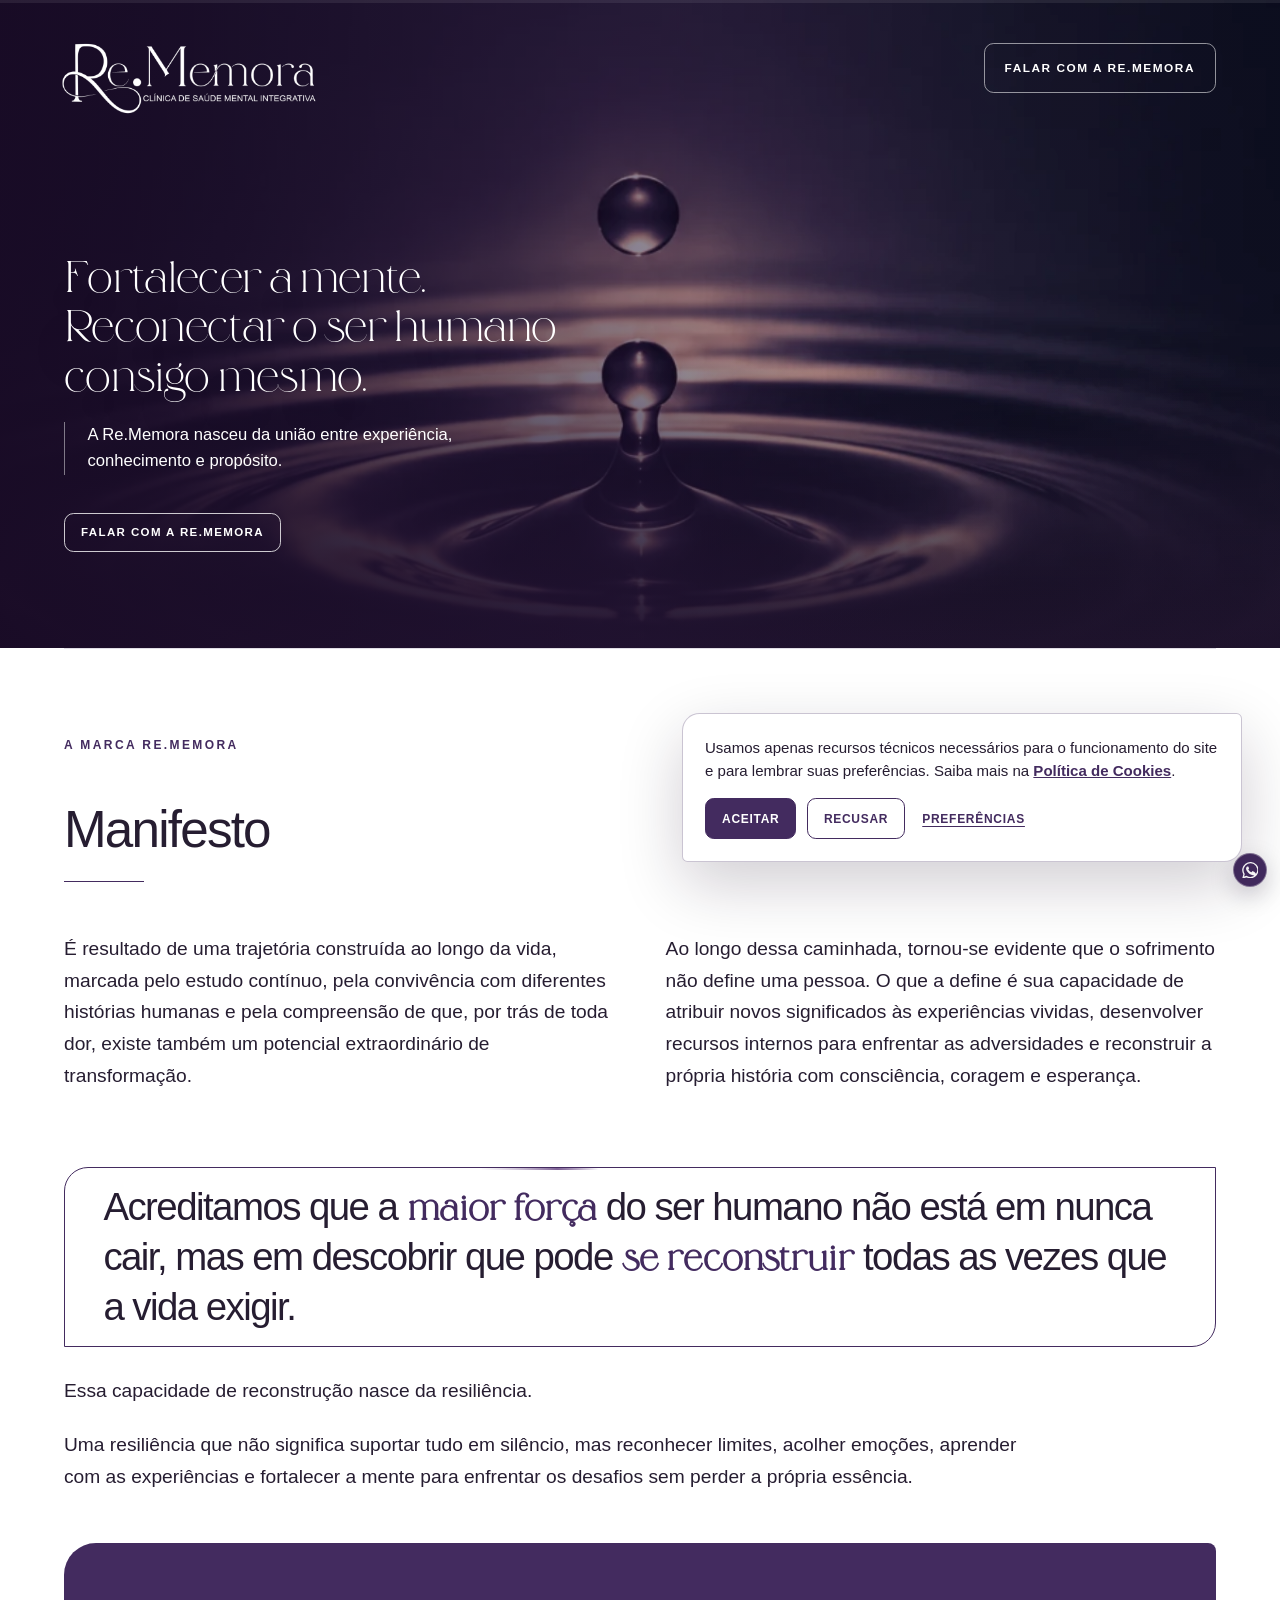
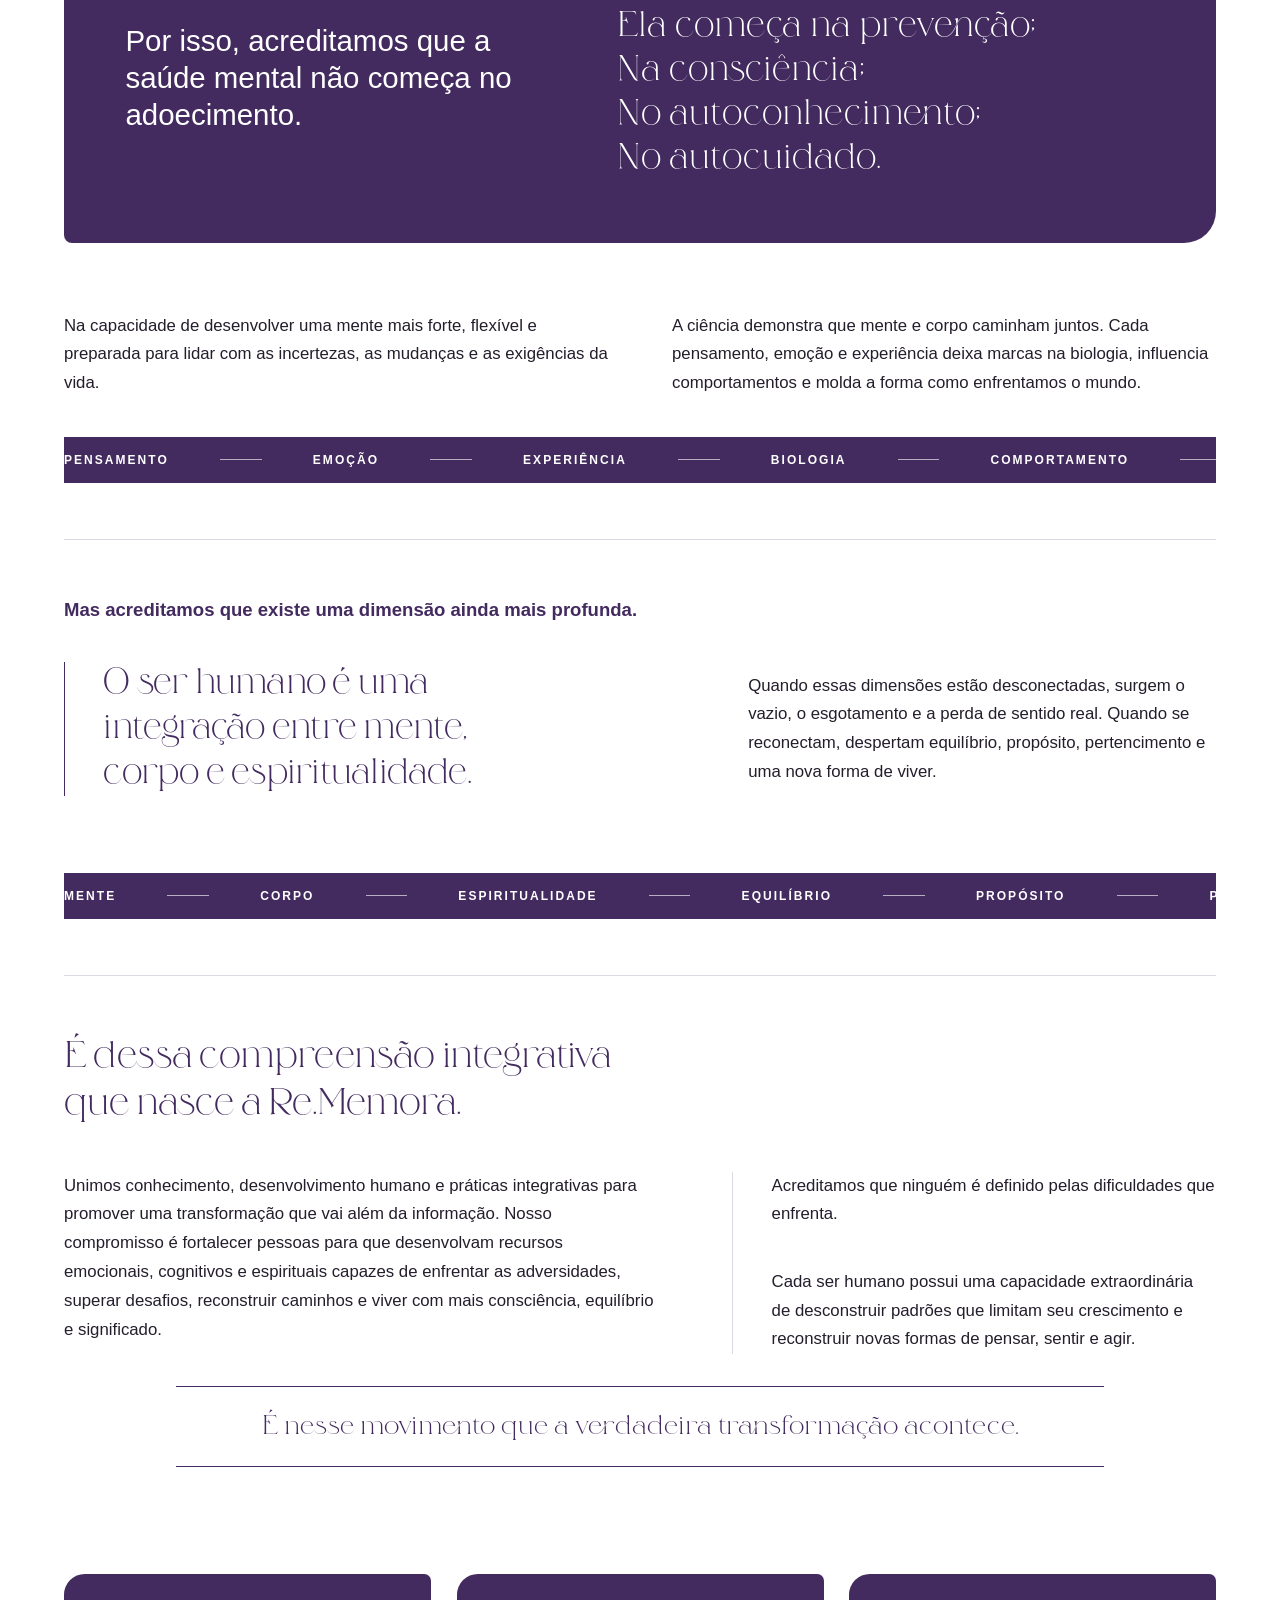
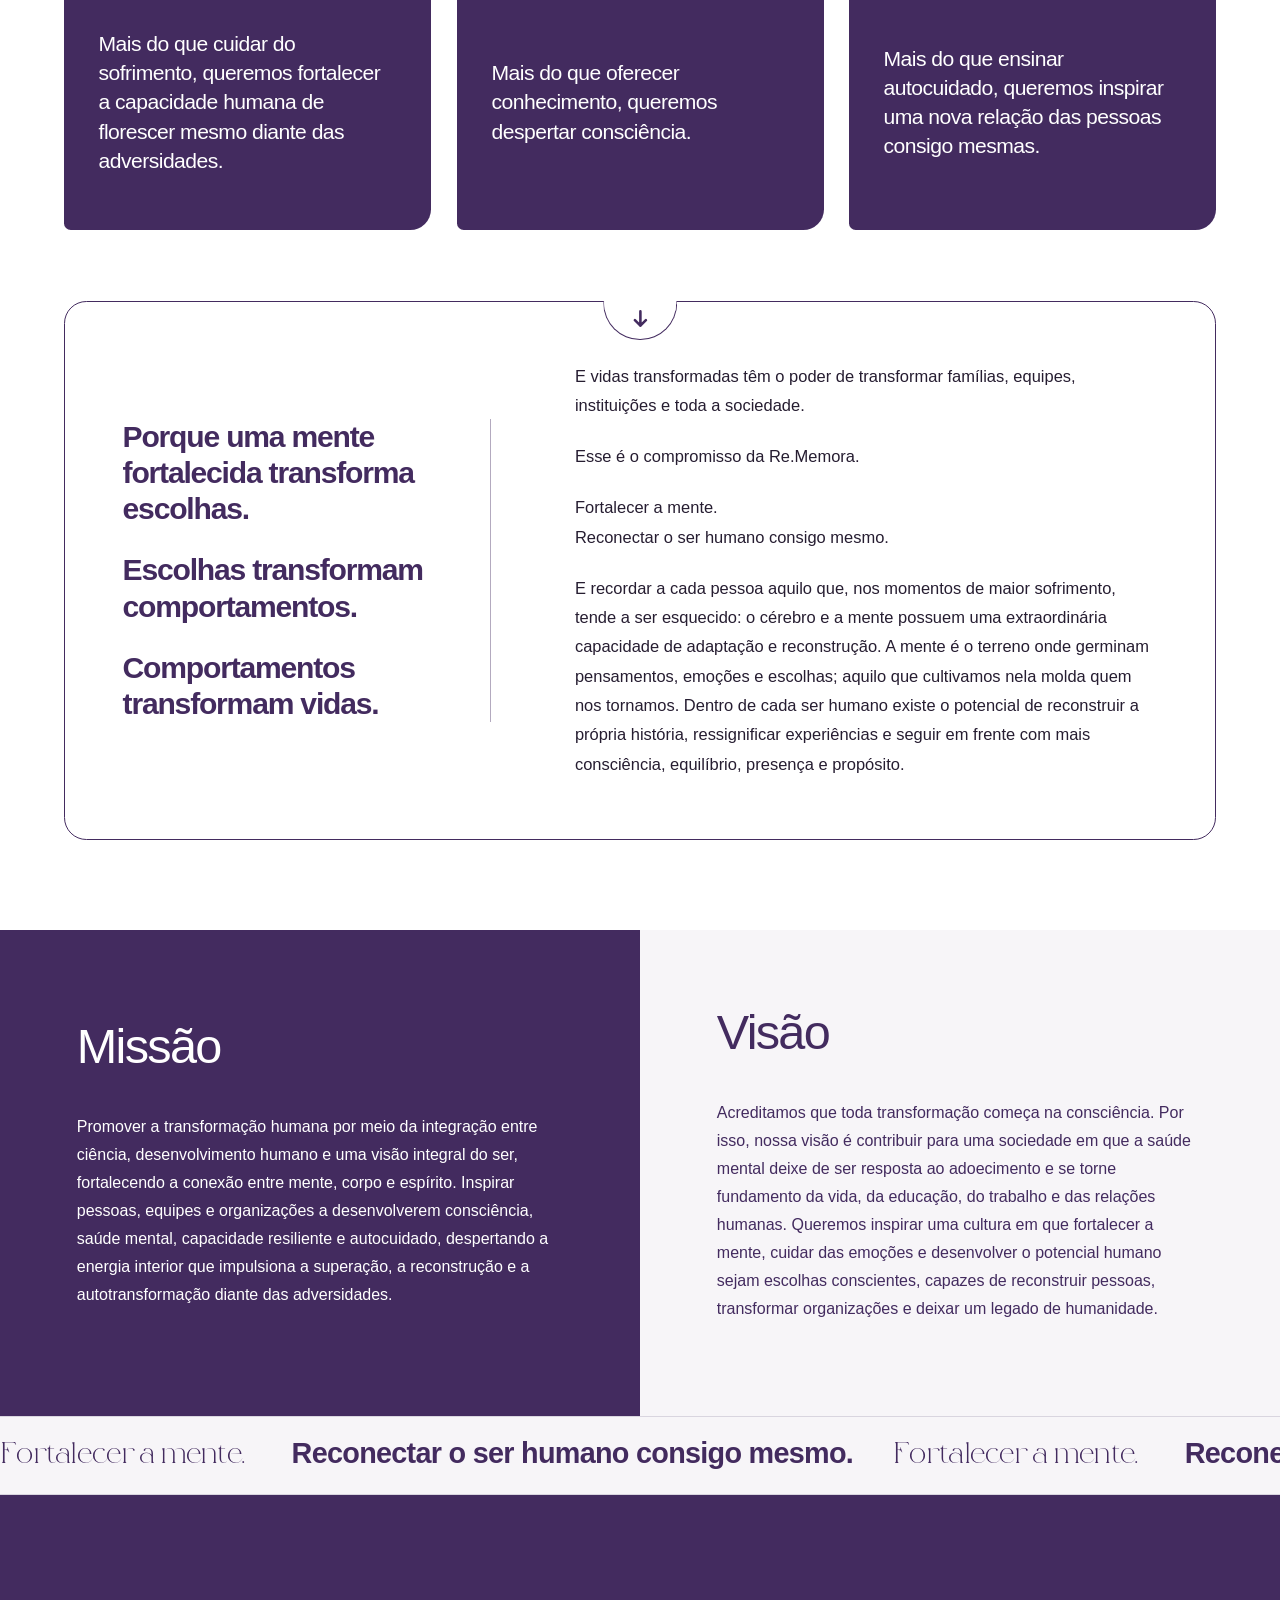
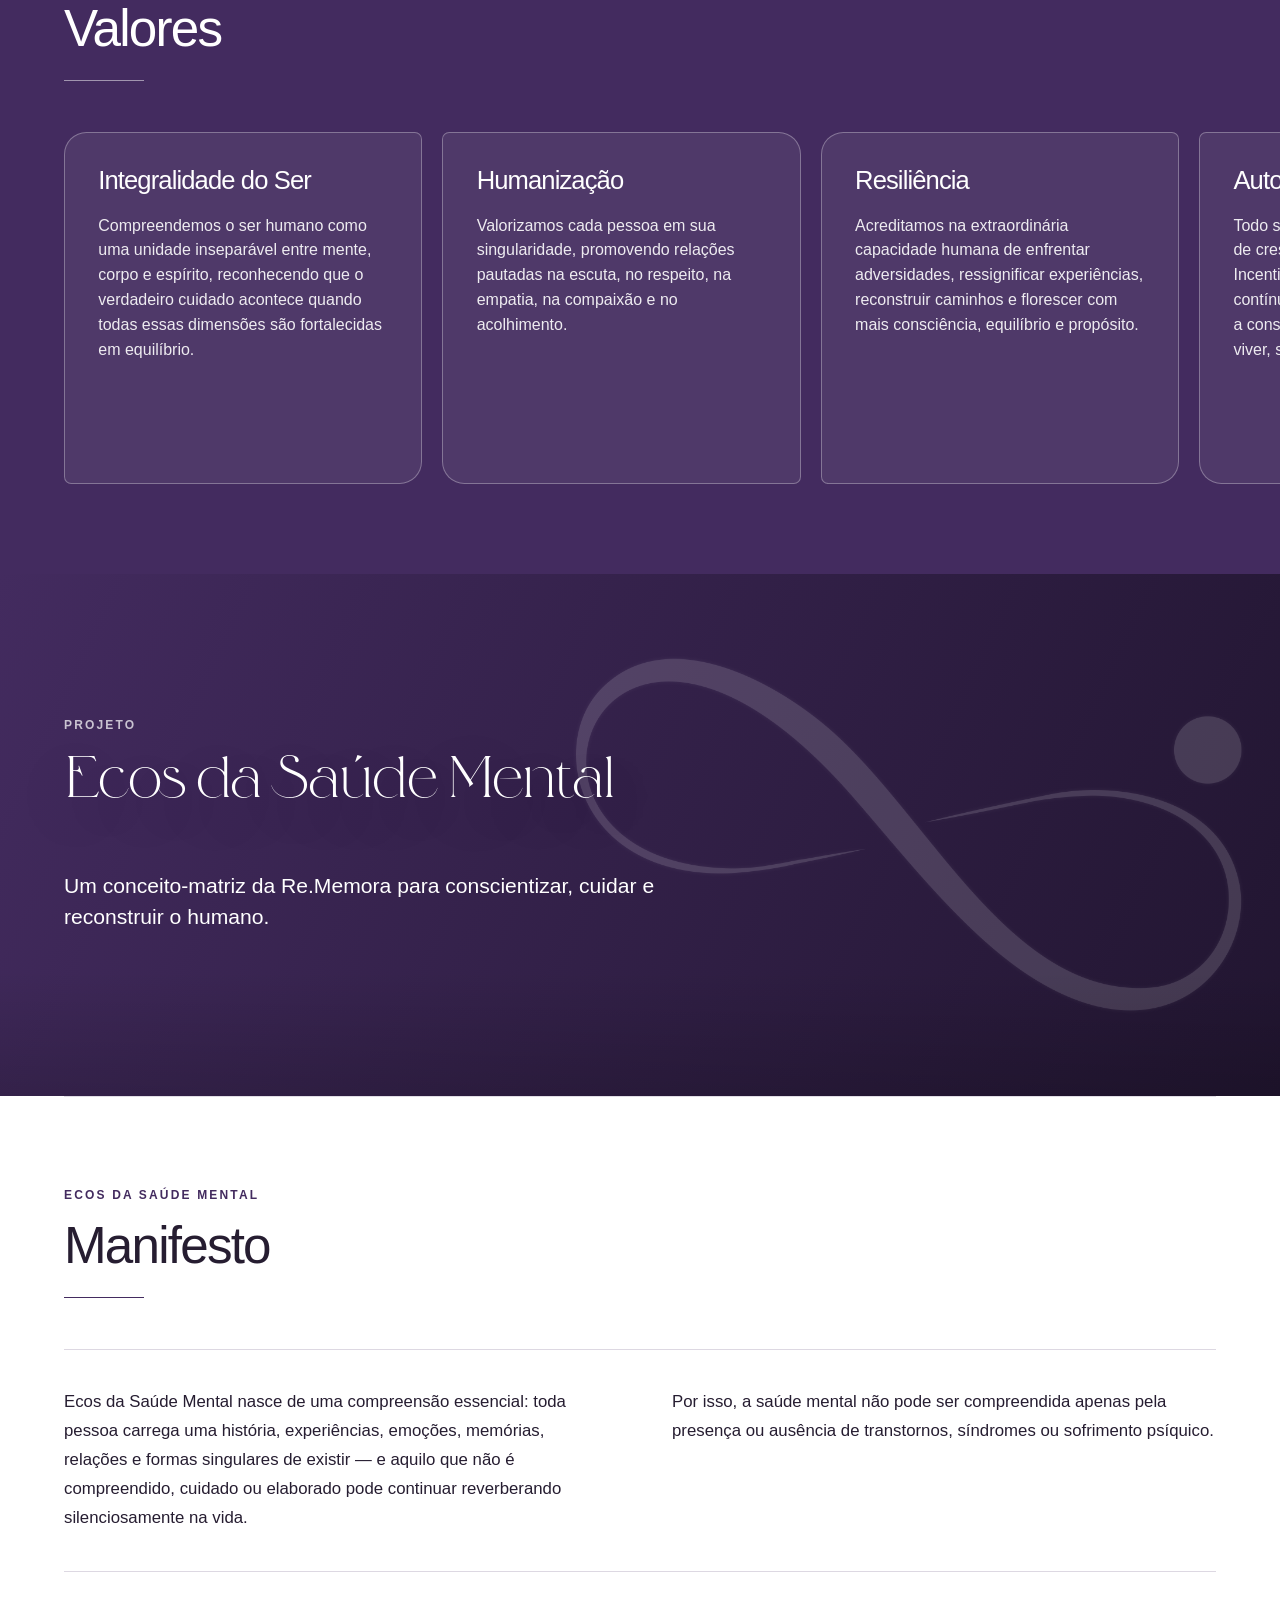
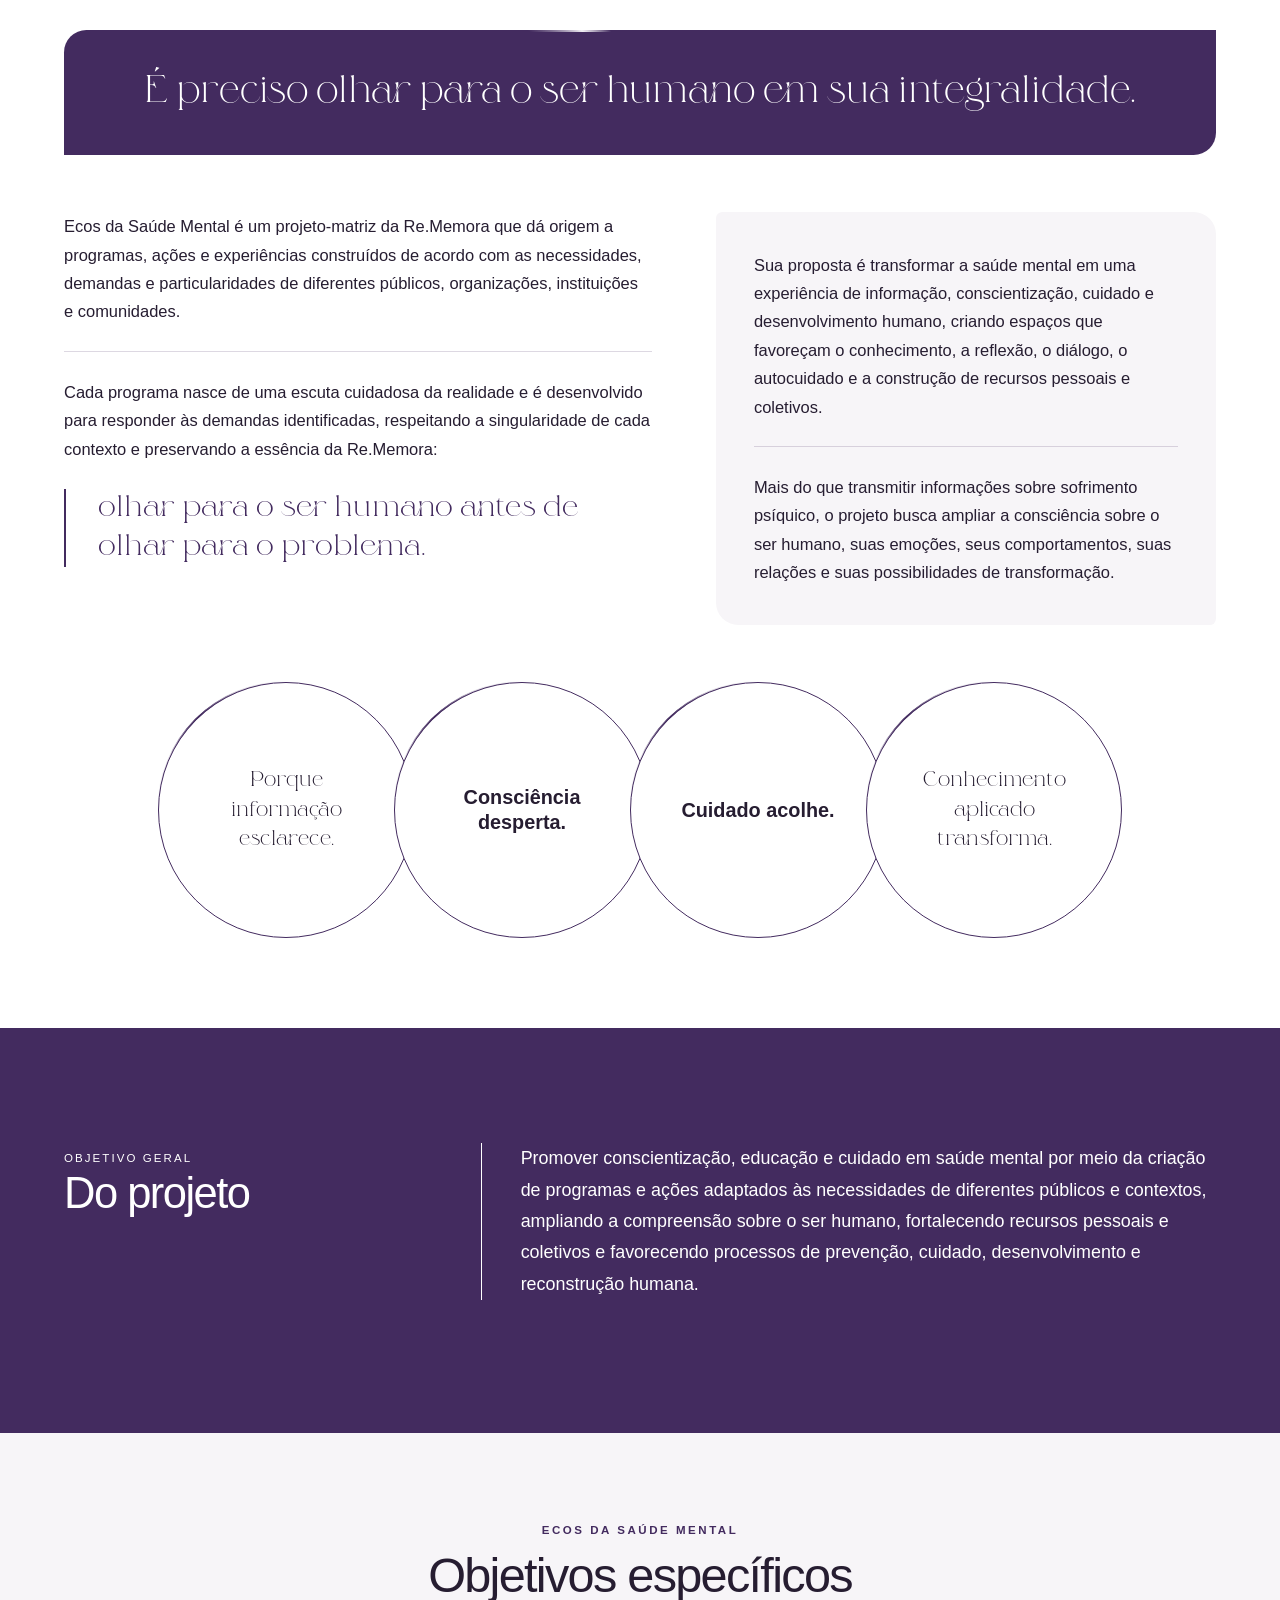
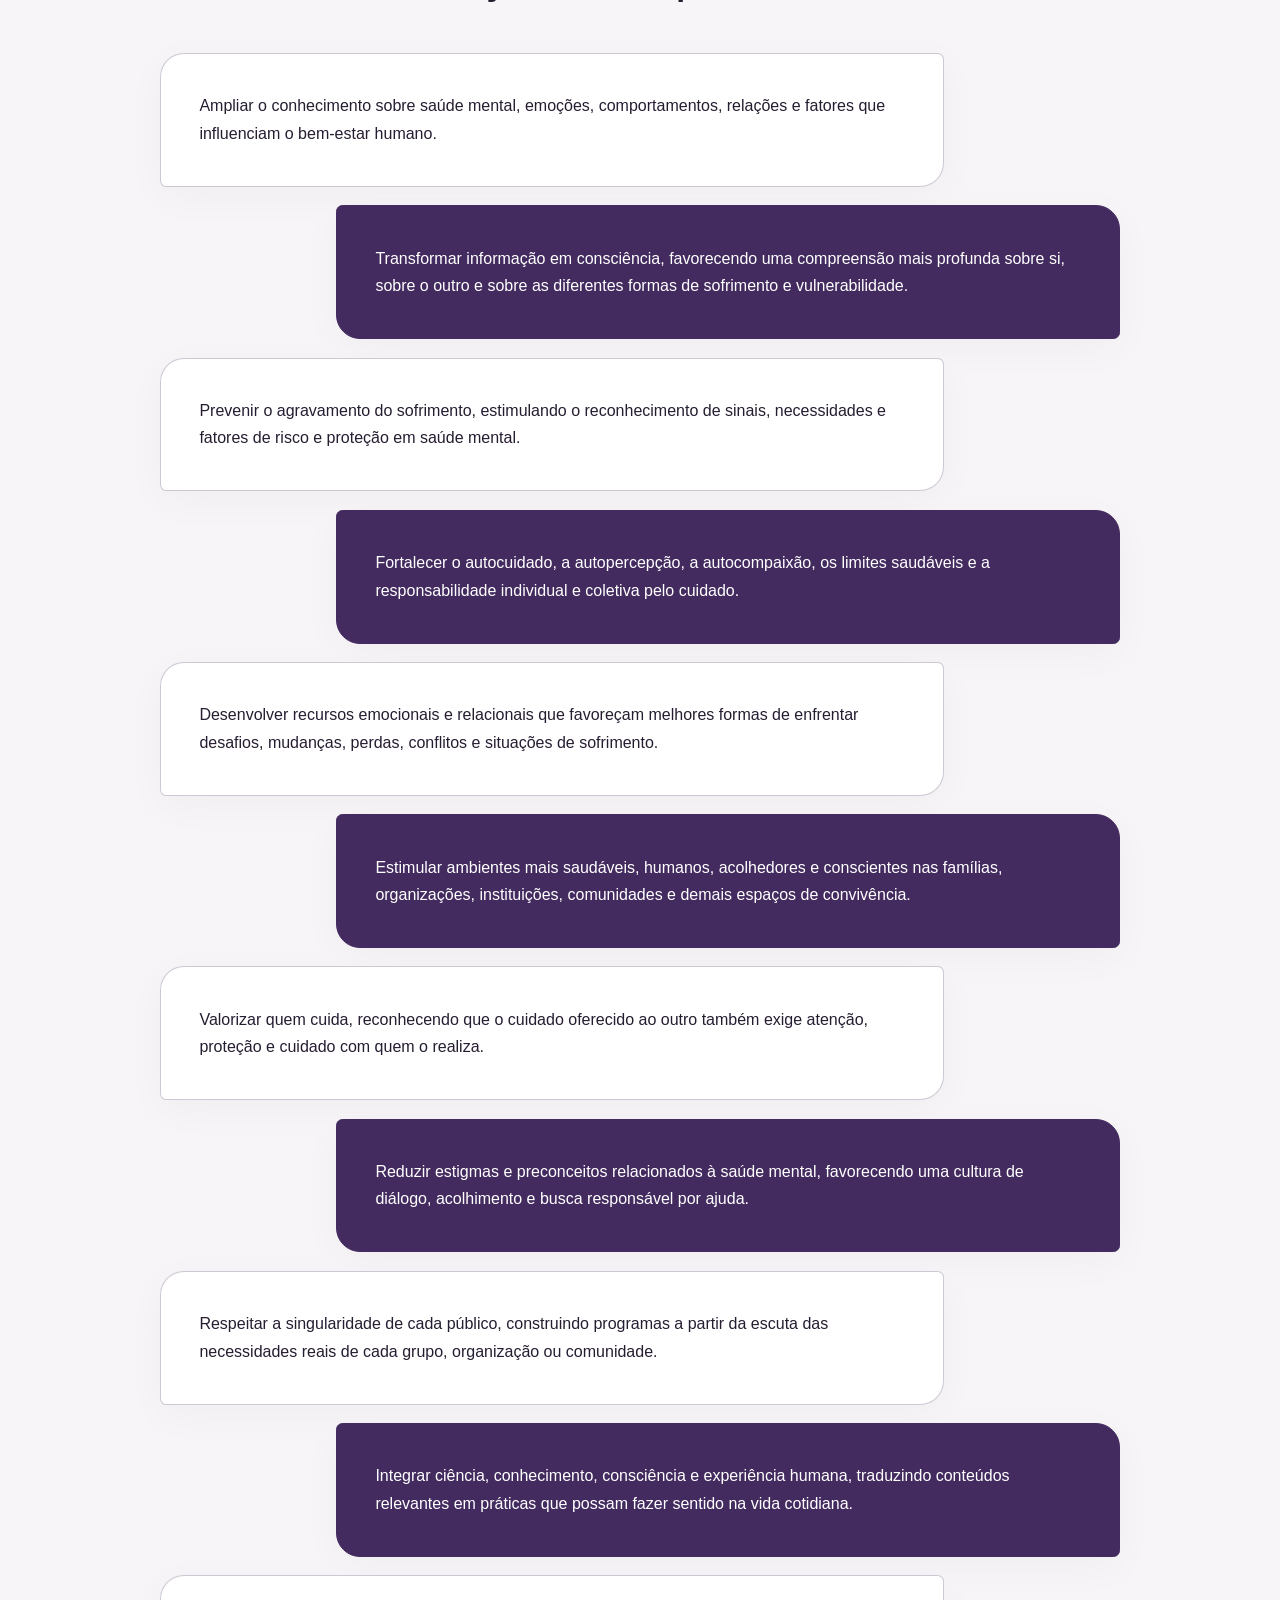
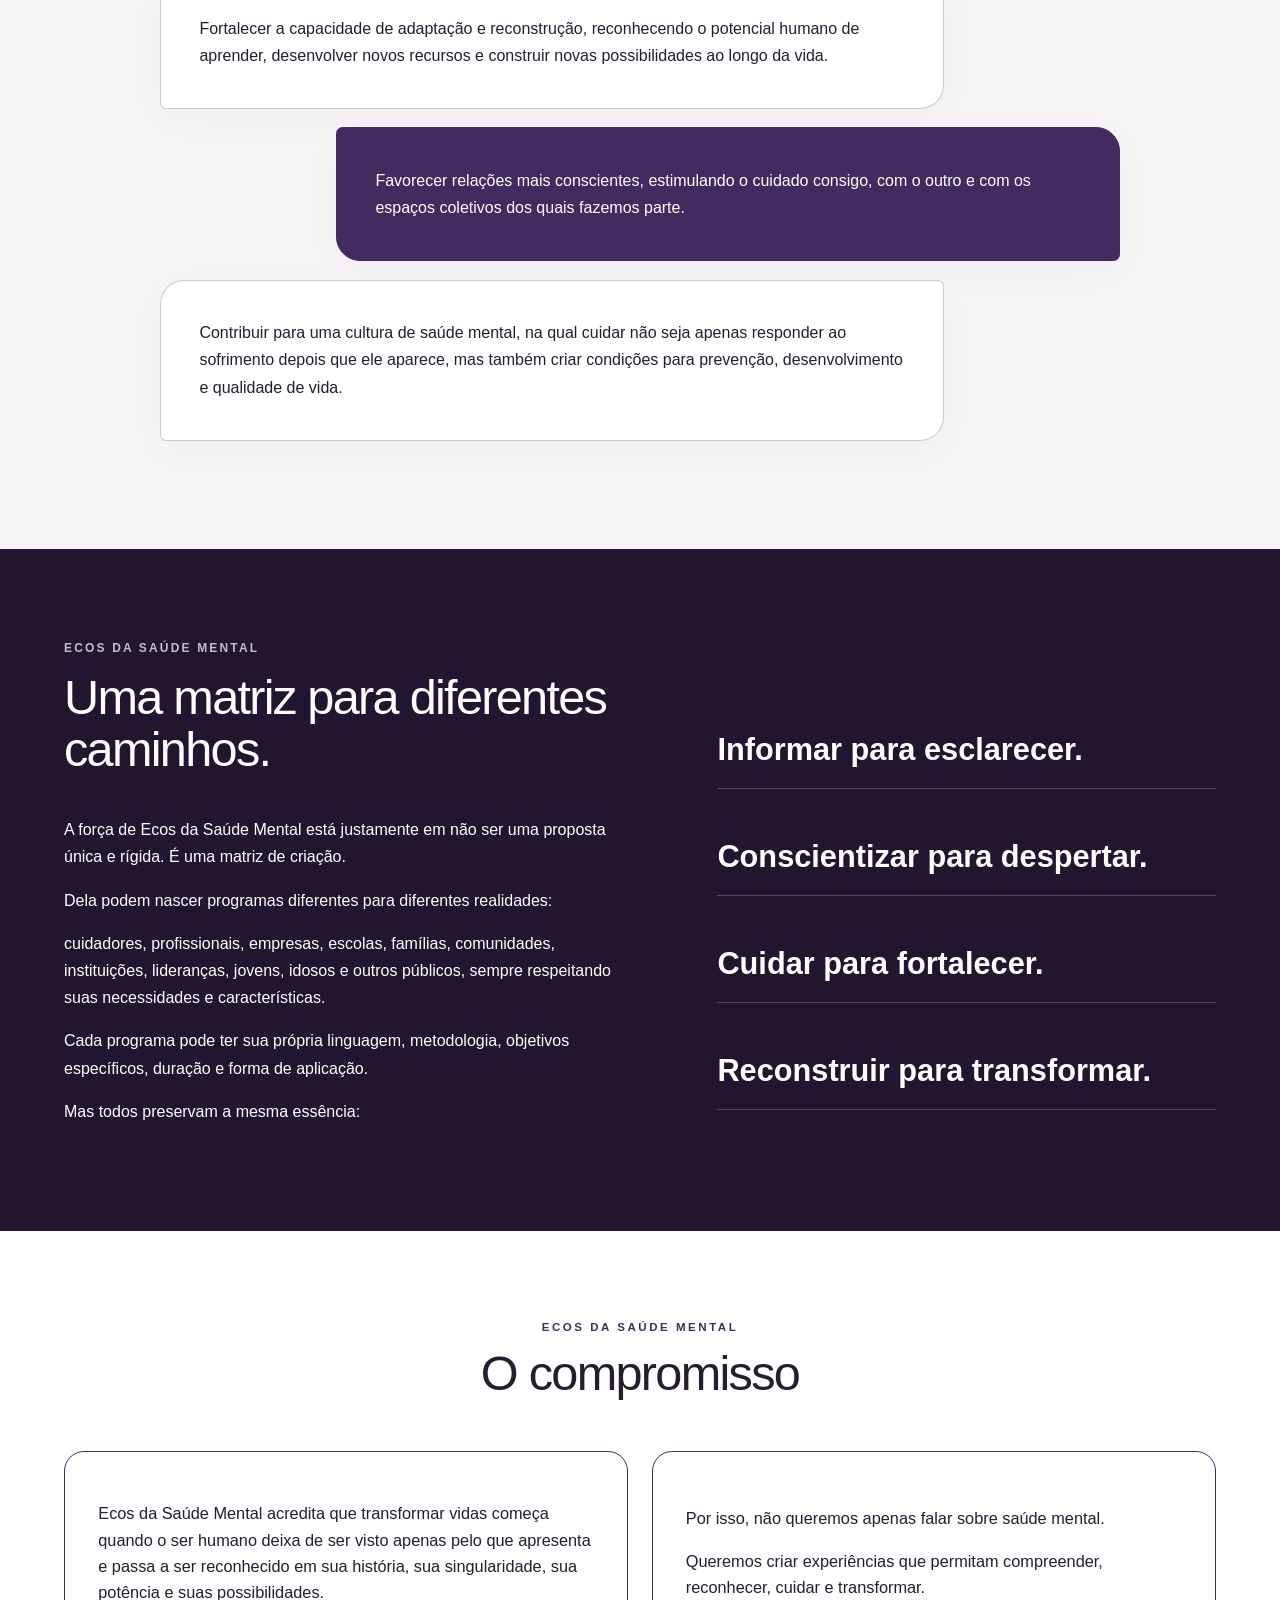
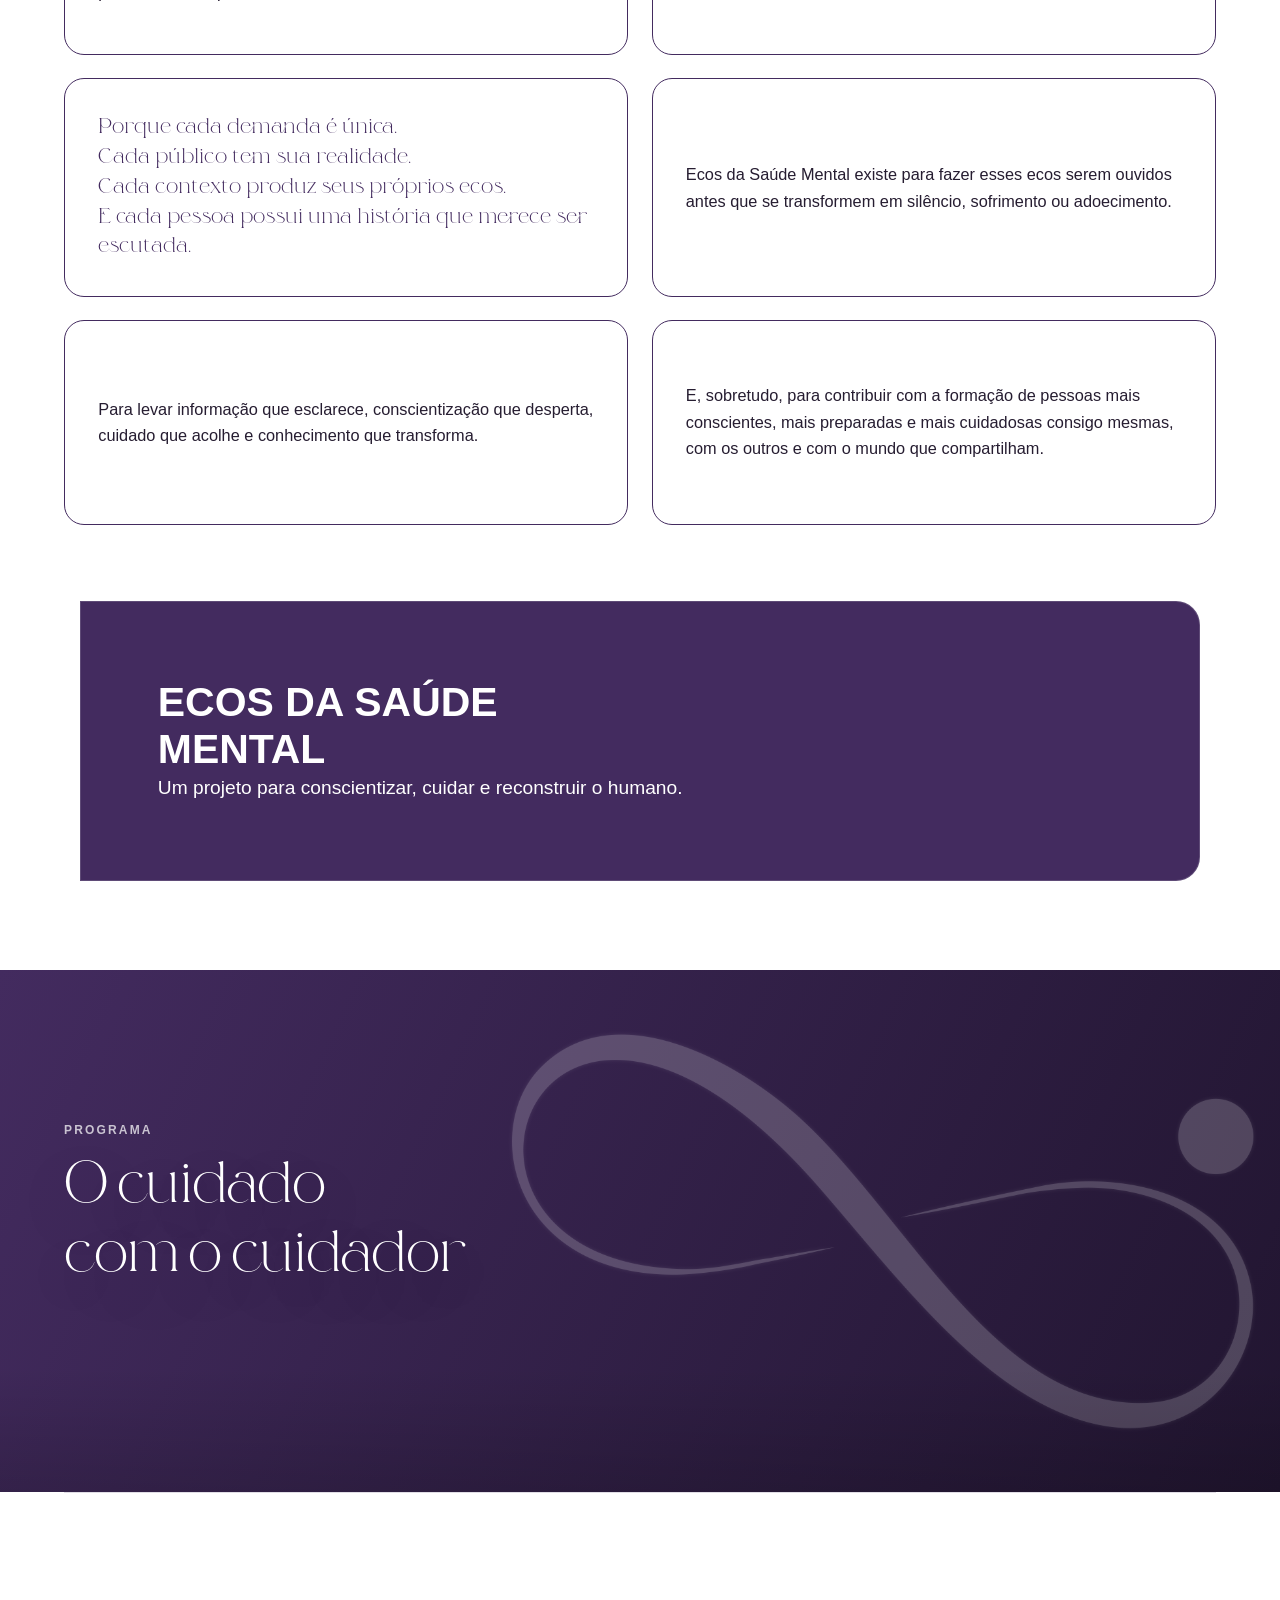
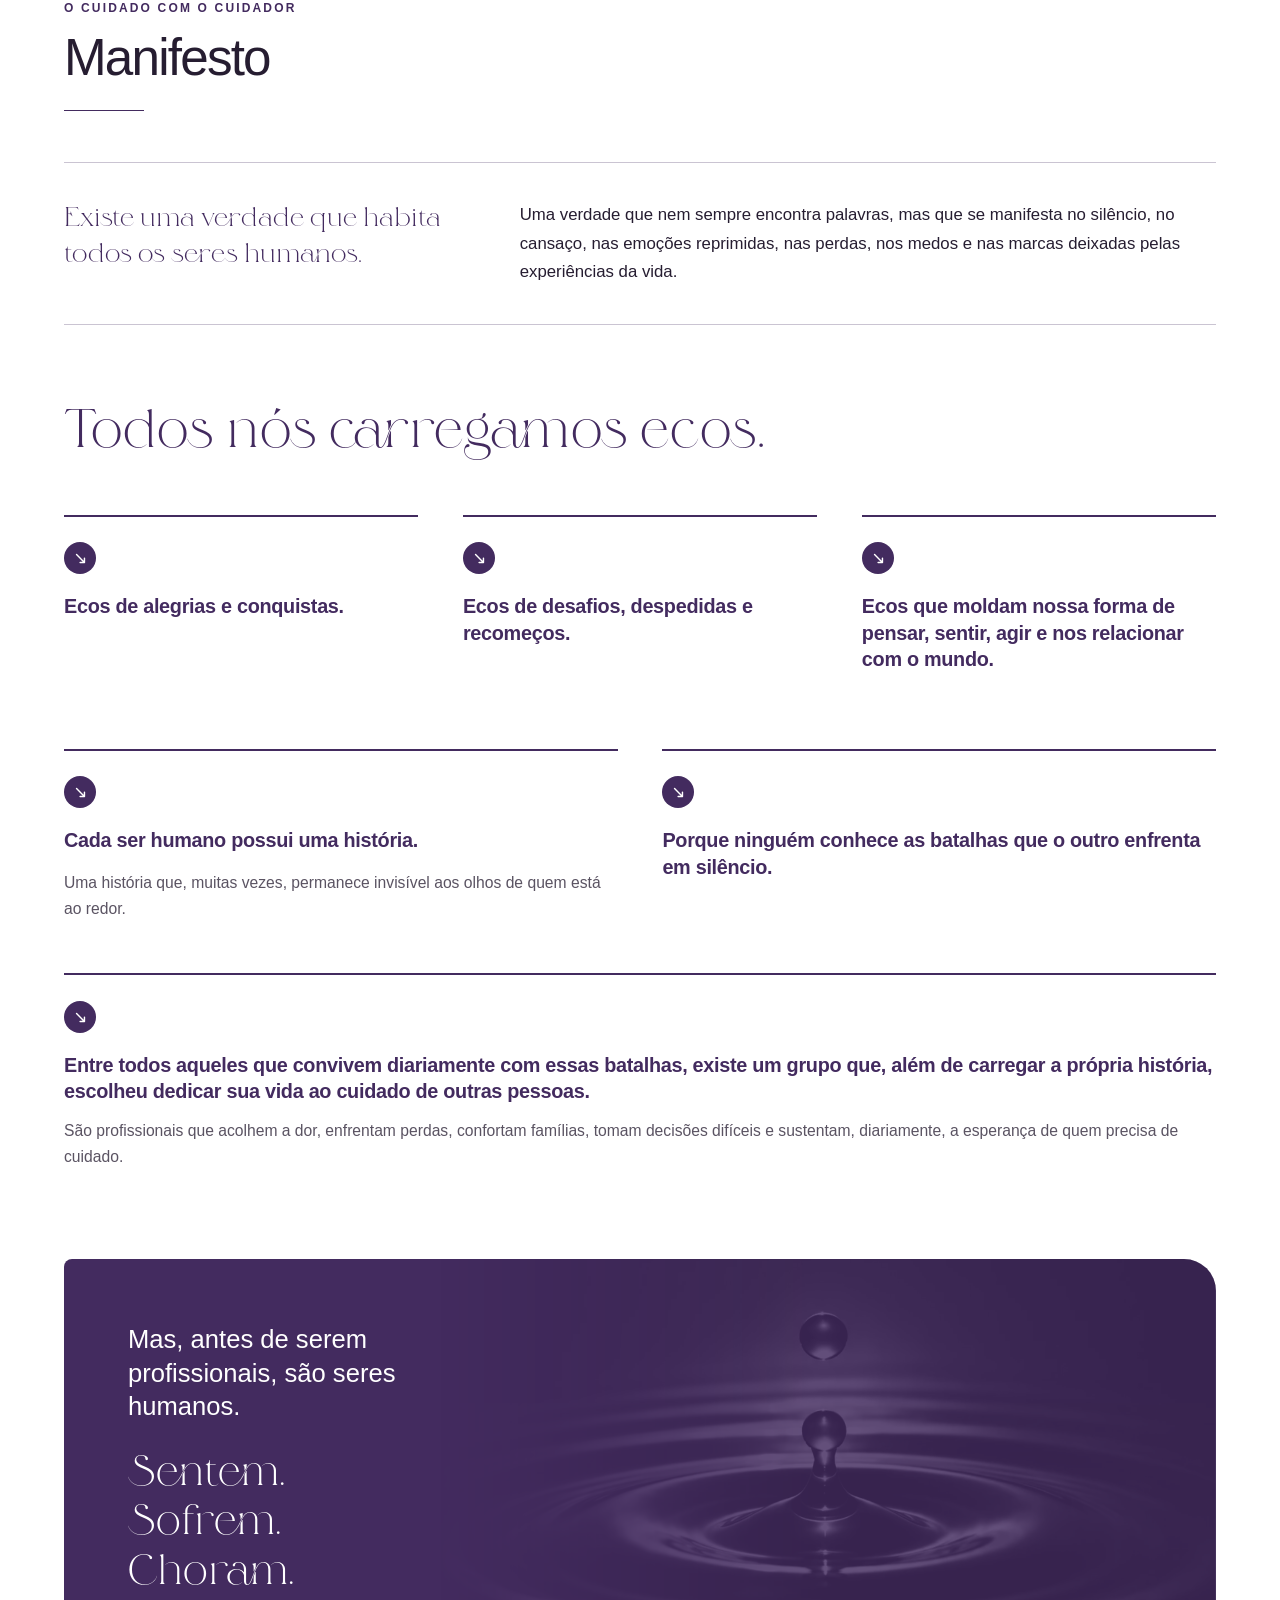
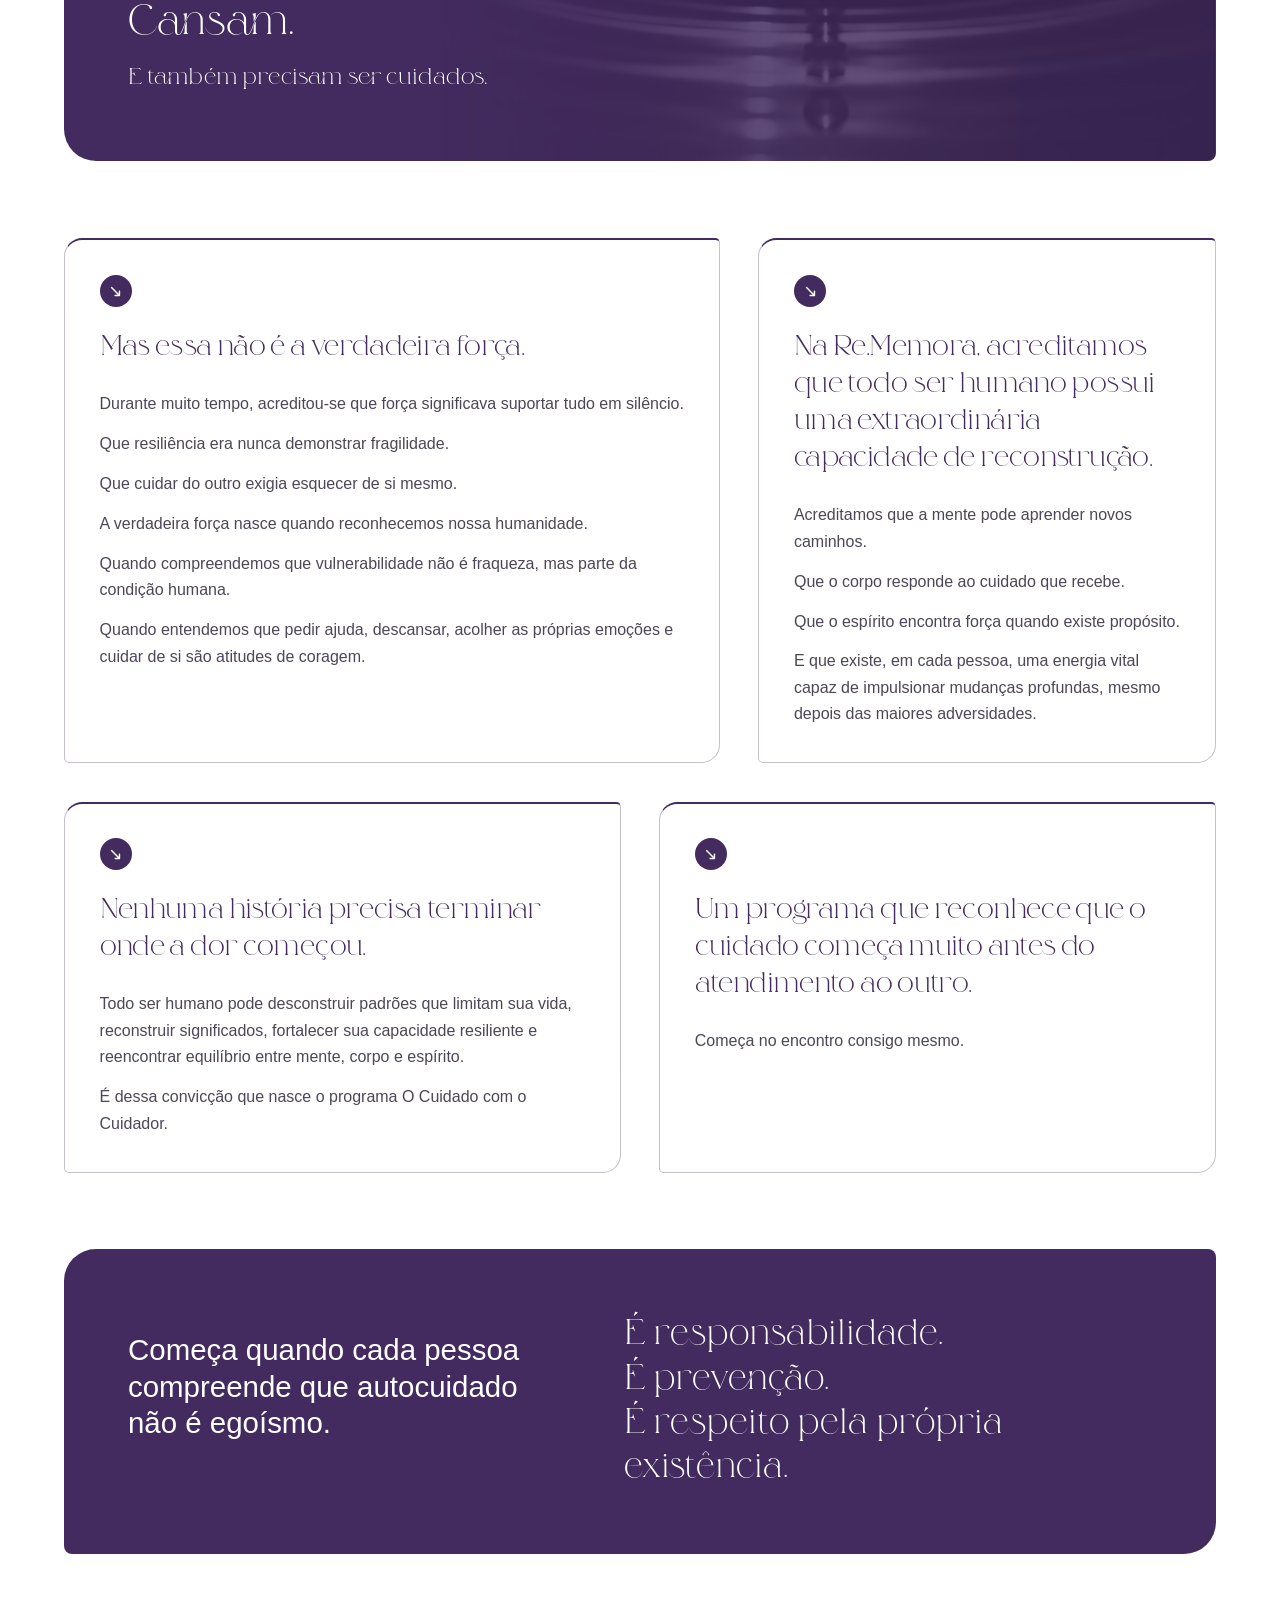
<file: index.html>
<!doctype html>
<html lang="pt-BR"><head>
<meta charset="utf-8"><meta name="viewport" content="width=device-width,initial-scale=1">
<title>Re.Memora | Saúde Mental, Integralidade e Reconstrução Humana</title>
<meta name="description" content="Re.Memora — Saúde Mental, Integralidade e Reconstrução Humana. Conheça o projeto Ecos da Saúde Mental e o programa O Cuidado com o Cuidador.">
<link rel="canonical" href="https://rememora.eco.br/"><meta property="og:title" content="Re.Memora | Saúde Mental, Integralidade e Reconstrução Humana"><meta property="og:description" content="Re.Memora — Saúde Mental, Integralidade e Reconstrução Humana. Conheça o projeto Ecos da Saúde Mental e o programa O Cuidado com o Cuidador."><meta property="og:type" content="website"><meta property="og:url" content="https://rememora.eco.br/"><meta name="theme-color" content="#432B5F">
<link rel="icon" type="image/svg+xml" href="data:image/svg+xml,%3Csvg xmlns='http://www.w3.org/2000/svg' viewBox='0 0 64 64'%3E%3Crect width='64' height='64' rx='14' fill='%23432B5F'/%3E%3Ccircle cx='32' cy='37' r='17' fill='none' stroke='white' stroke-width='2'/%3E%3Ccircle cx='32' cy='37' r='10' fill='none' stroke='white' stroke-width='2'/%3E%3Cpath d='M32 10c-6 8-9 12-9 17a9 9 0 0 0 18 0c0-5-3-9-9-17Z' fill='white'/%3E%3C/svg%3E">
<link rel="preload" href="assets/Sephir-Regular.otf" as="font" type="font/otf" crossorigin><link rel="preload" href="assets/ecos-hero.webp" as="image" type="image/webp" fetchpriority="high"><link rel="preload" href="assets/logo-branca.png" as="image" fetchpriority="high"><link rel="stylesheet" href="styles.css?v=section-adjustments-4"><link rel="stylesheet" href="cookie-consent.css?v=1"></head>
<body><a class="skip" href="#conteudo">Ir para o conteúdo</a><div class="reading-progress" aria-hidden="true"><span></span></div>
<header class="header" id="topo"><a href="#topo" aria-label="Re.Memora — início"><img src="assets/logo-branca.png" alt="Re.Memora" width="1080" height="1080" fetchpriority="high"></a><a class="header-cta" href="https://wa.me/5549988406336?text=Ol%C3%A1%21%20Conheci%20a%20Re.Memora%20pelo%20site%20e%20gostaria%20de%20saber%20mais%20sobre%20seus%20projetos%20e%20programas." target="_blank" rel="noopener">Falar com a Re.Memora</a></header>
<main id="conteudo">
<section class="hero"><img class="hero-img" src="assets/ecos-hero.webp" alt="Gota caindo sobre a água e formando ondas concêntricas" width="1410" height="2000" fetchpriority="high" decoding="async"><div class="hero-shade"></div><div class="hero-content reveal"><h1>Fortalecer a mente.<br>Reconectar o ser humano consigo mesmo.</h1><p class="hero-intro">A Re.Memora nasceu da união entre experiência, <span class="hero-intro-together">conhecimento e propósito.</span></p><a class="hero-action" href="https://wa.me/5549988406336?text=Ol%C3%A1%21%20Conheci%20a%20Re.Memora%20pelo%20site%20e%20gostaria%20de%20saber%20mais%20sobre%20seus%20projetos%20e%20programas." target="_blank" rel="noopener">FALAR COM A RE.MEMORA</a></div><a class="scroll" href="#marca" aria-label="Ir para o manifesto"><span>↓</span></a></section>

<section class="chapter" id="marca"><aside><p>A marca</p></aside><div class="chapter-body"><header class="section-head reveal"><p class="eyebrow">Re.Memora</p><h2>Manifesto</h2></header>
<div class="two-col reveal"><p>É resultado de uma trajetória construída ao longo da vida, marcada pelo estudo contínuo, pela convivência com diferentes histórias humanas e pela compreensão de que, por trás de toda dor, existe também um potencial extraordinário de transformação.</p><p>Ao longo dessa caminhada, tornou-se evidente que o sofrimento não define uma pessoa. O que a define é sua capacidade de atribuir novos significados às experiências vividas, desenvolver recursos internos para enfrentar as adversidades e reconstruir a própria história com consciência, coragem e esperança.</p></div>
<p class="pull manifesto-highlight reveal">Acreditamos que a <span>maior força</span> do ser humano não está em nunca cair, mas em descobrir que pode <span>se reconstruir</span> todas as vezes que a vida exigir.</p>
<div class="prose offset reveal"><p>Essa capacidade de reconstrução nasce da resiliência.</p><p>Uma resiliência que não significa suportar tudo em silêncio, mas reconhecer limites, acolher emoções, aprender com as experiências e fortalecer a mente para enfrentar os desafios sem perder a própria essência.</p></div>
<div class="statement statement-sequence reveal"><p>Por isso, acreditamos que a saúde mental não começa no adoecimento.</p><strong><span>Ela começa na prevenção;</span><span>Na consciência;</span><span>No autoconhecimento;</span><span>No autocuidado.</span></strong></div>
<section class="manifesto-moments" aria-label="Integralidade">
<div class="manifesto-moment moment-mind-body">
<div class="moment-copy moment-copy-pair"><p>Na capacidade de desenvolver uma mente mais forte, flexível e preparada para lidar com as incertezas, as mudanças e as exigências da vida.</p><p>A ciência demonstra que mente e corpo caminham juntos. Cada pensamento, emoção e experiência deixa marcas na biologia, influencia comportamentos e molda a forma como enfrentamos o mundo.</p></div>
<div class="concept-ribbon concept-ribbon-forward" aria-label="Pensamento, emoção, experiência, biologia e comportamento"><div class="concept-track"><span>PENSAMENTO</span><span>EMOÇÃO</span><span>EXPERIÊNCIA</span><span>BIOLOGIA</span><span>COMPORTAMENTO</span><span aria-hidden="true">PENSAMENTO</span><span aria-hidden="true">EMOÇÃO</span><span aria-hidden="true">EXPERIÊNCIA</span><span aria-hidden="true">BIOLOGIA</span><span aria-hidden="true">COMPORTAMENTO</span></div></div>
</div>
<div class="manifesto-moment moment-integrality">
<p class="moment-kicker">Mas acreditamos que existe uma dimensão ainda mais profunda.</p>
<p class="moment-statement">O ser humano é uma integração entre mente, corpo e espiritualidade.</p>
<p class="moment-support">Quando essas dimensões estão desconectadas, surgem o vazio, o esgotamento e a perda de sentido real. Quando se reconectam, despertam equilíbrio, propósito, pertencimento e uma nova forma de viver.</p>
<div class="concept-ribbon concept-ribbon-reverse" aria-label="Mente, corpo, espiritualidade, equilíbrio, propósito e pertencimento"><div class="concept-track"><span>MENTE</span><span>CORPO</span><span>ESPIRITUALIDADE</span><span>EQUILÍBRIO</span><span>PROPÓSITO</span><span>PERTENCIMENTO</span><span aria-hidden="true">MENTE</span><span aria-hidden="true">CORPO</span><span aria-hidden="true">ESPIRITUALIDADE</span><span aria-hidden="true">EQUILÍBRIO</span><span aria-hidden="true">PROPÓSITO</span><span aria-hidden="true">PERTENCIMENTO</span></div></div>
</div>
<div class="manifesto-moment moment-closing">
<p class="closing-lead">É dessa compreensão integrativa que nasce a Re.Memora.</p>
<div class="closing-grid"><p class="closing-primary">Unimos conhecimento, desenvolvimento humano e práticas integrativas para promover uma transformação que vai além da informação. Nosso compromisso é fortalecer pessoas para que desenvolvam recursos emocionais, cognitivos e espirituais capazes de enfrentar as adversidades, superar desafios, reconstruir caminhos e viver com mais consciência, equilíbrio e significado.</p><div class="closing-secondary"><p>Acreditamos que ninguém é definido pelas dificuldades que enfrenta.</p><p>Cada ser humano possui uma capacidade extraordinária de desconstruir padrões que limitam seu crescimento e reconstruir novas formas de pensar, sentir e agir.</p></div></div>
<p class="closing-final">É nesse movimento que a verdadeira transformação acontece.</p>
</div>
</section>
<div class="cadence"><p class="reveal">Mais do que cuidar do sofrimento, queremos fortalecer a capacidade humana de florescer mesmo diante das adversidades.</p><p class="reveal">Mais do que oferecer conhecimento, queremos despertar consciência.</p><p class="reveal">Mais do que ensinar autocuidado, queremos inspirar uma nova relação das pessoas consigo mesmas.</p></div>
<div class="transformation-frame reveal"><span class="transformation-notch" aria-hidden="true"><span><svg viewBox="0 0 24 24"><path d="M12 4v13m0 0-5-5m5 5 5-5"/></svg></span></span><div class="transformation-layout"><div class="chain transformation-steps"><p>Porque uma mente fortalecida transforma escolhas.</p><p>Escolhas transformam comportamentos.</p><p>Comportamentos transformam vidas.</p></div><div class="prose narrow transformation-copy"><p>E vidas transformadas têm o poder de transformar famílias, equipes, instituições e toda a sociedade.</p><p>Esse é o compromisso da Re.Memora.</p><p>Fortalecer a mente.<br>Reconectar o ser humano consigo mesmo.</p><p>E recordar a cada pessoa aquilo que, nos momentos de maior sofrimento, tende a ser esquecido: o cérebro e a mente possuem uma extraordinária capacidade de adaptação e reconstrução. A mente é o terreno onde germinam pensamentos, emoções e escolhas; aquilo que cultivamos nela molda quem nos tornamos. Dentro de cada ser humano existe o potencial de reconstruir a própria história, ressignificar experiências e seguir em frente com mais consciência, equilíbrio, presença e propósito.</p></div></div></div></div></section>

<section class="principles"><article class="reveal"><h2>Missão</h2><p>Promover a transformação humana por meio da integração entre ciência, desenvolvimento humano e uma visão integral do ser, fortalecendo a conexão entre mente, corpo e espírito. Inspirar pessoas, equipes e organizações a desenvolverem consciência, saúde mental, capacidade resiliente e autocuidado, despertando a energia interior que impulsiona a superação, a reconstrução e a autotransformação diante das adversidades.</p></article><article class="inverse reveal"><h2>Visão</h2><p>Acreditamos que toda transformação começa na consciência. Por isso, nossa visão é contribuir para uma sociedade em que a saúde mental deixe de ser resposta ao adoecimento e se torne fundamento da vida, da educação, do trabalho e das relações humanas. Queremos inspirar uma cultura em que fortalecer a mente, cuidar das emoções e desenvolver o potencial humano sejam escolhas conscientes, capazes de reconstruir pessoas, transformar organizações e deixar um legado de humanidade.</p></article></section>
<div class="marquee marquee-light marquee-reverse" aria-hidden="true"><div class="marquee-track"><span><em>Fortalecer a mente.</em> Reconectar o ser humano consigo mesmo.</span><span><em>Fortalecer a mente.</em> Reconectar o ser humano consigo mesmo.</span></div></div>

<section class="chapter dark"><aside aria-hidden="true"></aside><div class="chapter-body"><header class="section-head reveal"><h2>Valores</h2></header><div class="values">
<article class="reveal"><div><h3>Integralidade do Ser</h3><p>Compreendemos o ser humano como uma unidade inseparável entre mente, corpo e espírito, reconhecendo que o verdadeiro cuidado acontece quando todas essas dimensões são fortalecidas em equilíbrio.</p></div></article>
<article class="reveal"><div><h3>Humanização</h3><p>Valorizamos cada pessoa em sua singularidade, promovendo relações pautadas na escuta, no respeito, na empatia, na compaixão e no acolhimento.</p></div></article>
<article class="reveal"><div><h3>Resiliência</h3><p>Acreditamos na extraordinária capacidade humana de enfrentar adversidades, ressignificar experiências, reconstruir caminhos e florescer com mais consciência, equilíbrio e propósito.</p></div></article>
<article class="reveal"><div><h3>Autotransformação</h3><p>Todo ser humano possui um potencial de crescimento e renovação. Incentivamos o desenvolvimento contínuo, a desconstrução de padrões e a construção de novas possibilidades de viver, sentir e cuidar.</p></div></article>
<article class="reveal"><div><h3>Autocuidado Consciente</h3><p>Entendemos o autocuidado como um compromisso diário consigo mesmo, essencial para preservar a saúde mental, fortalecer o equilíbrio emocional e sustentar relações e práticas profissionais mais saudáveis.</p></div></article>
<article class="reveal"><div><h3>Ciência com Propósito</h3><p>Unimos Neurociência, Neuropsicanálise, Psicanálise Clínica, desenvolvimento humano e práticas integrativas em uma abordagem transdisciplinar, fundamentada na ciência, na ética e na consciência, para promover saúde mental, desenvolvimento humano e transformação de vida sustentável.</p></div></article>
<article class="reveal"><div><h3>Energia Vital</h3><p>Reconhecemos que cada ser humano é movido por uma energia interior que impulsiona escolhas, relações, criatividade e propósito. Fortalecer essa energia significa favorecer vitalidade, esperança, equilíbrio e sentido para a vida.</p></div></article>
<article class="reveal"><div><h3>Prevenção e Consciência</h3><p>Acreditamos que a promoção da saúde e o fortalecimento da consciência são caminhos mais humanos e eficazes do que agir apenas diante do adoecimento.</p></div></article>
<article class="reveal"><div><h3>Ética e Responsabilidade</h3><p>Atuamos com integridade, responsabilidade, respeito à diversidade, confidencialidade, bioética e compromisso com o desenvolvimento humano e social.</p></div></article>
<article class="reveal"><div><h3>Legado Transformador</h3><p>Trabalhamos para inspirar mudanças que ultrapassem o indivíduo, fortalecendo famílias, equipes, organizações e comunidades, contribuindo para uma cultura de cuidado, consciência e valorização da vida.</p></div></article></div></div></section>
<section class="threshold ecos-threshold" id="ecos"><img class="threshold-mark" src="assets/rememora-symbol.png" alt="" aria-hidden="true"><p class="eyebrow light reveal">Projeto</p><h2 class="reveal">Ecos da Saúde Mental</h2><p class="threshold-sub reveal">Um conceito-matriz da Re.Memora para conscientizar, cuidar e reconstruir o humano.</p></section>

<section class="chapter ecos-manifesto"><div class="chapter-body"><header class="section-head reveal"><p class="eyebrow">Ecos da Saúde Mental</p><h2>Manifesto</h2></header>
<div class="ecos-intro reveal"><p>Ecos da Saúde Mental nasce de uma compreensão essencial: toda pessoa carrega uma história, experiências, emoções, memórias, relações e formas singulares de existir — e aquilo que não é compreendido, cuidado ou elaborado pode continuar reverberando silenciosamente na vida.</p><p>Por isso, a saúde mental não pode ser compreendida apenas pela presença ou ausência de transtornos, síndromes ou sofrimento psíquico.</p></div><p class="ecos-integralidade reveal">É preciso olhar para o ser humano em sua integralidade.</p><div class="ecos-editorial"><div class="ecos-origin reveal"><p>Ecos da Saúde Mental é um projeto-matriz da Re.Memora que dá origem a programas, ações e experiências construídos de acordo com as necessidades, demandas e particularidades de diferentes públicos, organizações, instituições e comunidades.</p><p>Cada programa nasce de uma escuta cuidadosa da realidade e é desenvolvido para responder às demandas identificadas, respeitando a singularidade de cada contexto e preservando a essência da Re.Memora:</p><p class="ecos-essence">olhar para o ser humano antes de olhar para o problema.</p></div><div class="ecos-purpose reveal"><p>Sua proposta é transformar a saúde mental em uma experiência de informação, conscientização, cuidado e desenvolvimento humano, criando espaços que favoreçam o conhecimento, a reflexão, o diálogo, o autocuidado e a construção de recursos pessoais e coletivos.</p><p>Mais do que transmitir informações sobre sofrimento psíquico, o projeto busca ampliar a consciência sobre o ser humano, suas emoções, seus comportamentos, suas relações e suas possibilidades de transformação.</p></div></div><div class="ecos-chain reveal"><p>Porque informação esclarece.</p><p>Consciência desperta.</p><p>Cuidado acolhe.</p><p>Conhecimento aplicado transforma.</p></div></div></section>

<section class="objective purple"><div><span>Objetivo geral</span><h2>Do projeto</h2></div><p class="reveal">Promover conscientização, educação e cuidado em saúde mental por meio da criação de programas e ações adaptados às necessidades de diferentes públicos e contextos, ampliando a compreensão sobre o ser humano, fortalecendo recursos pessoais e coletivos e favorecendo processos de prevenção, cuidado, desenvolvimento e reconstrução humana.</p></section>

<section class="numbered"><header class="reveal"><p class="eyebrow">Ecos da Saúde Mental</p><h2>Objetivos específicos</h2></header><ol>
<li class="reveal">Ampliar o conhecimento sobre saúde mental, emoções, comportamentos, relações e fatores que influenciam o bem-estar humano.</li>
<li class="reveal">Transformar informação em consciência, favorecendo uma compreensão mais profunda sobre si, sobre o outro e sobre as diferentes formas de sofrimento e vulnerabilidade.</li>
<li class="reveal">Prevenir o agravamento do sofrimento, estimulando o reconhecimento de sinais, necessidades e fatores de risco e proteção em saúde mental.</li>
<li class="reveal">Fortalecer o autocuidado, a autopercepção, a autocompaixão, os limites saudáveis e a responsabilidade individual e coletiva pelo cuidado.</li>
<li class="reveal">Desenvolver recursos emocionais e relacionais que favoreçam melhores formas de enfrentar desafios, mudanças, perdas, conflitos e situações de sofrimento.</li>
<li class="reveal">Estimular ambientes mais saudáveis, humanos, acolhedores e conscientes nas famílias, organizações, instituições, comunidades e demais espaços de convivência.</li>
<li class="reveal">Valorizar quem cuida, reconhecendo que o cuidado oferecido ao outro também exige atenção, proteção e cuidado com quem o realiza.</li>
<li class="reveal">Reduzir estigmas e preconceitos relacionados à saúde mental, favorecendo uma cultura de diálogo, acolhimento e busca responsável por ajuda.</li>
<li class="reveal">Respeitar a singularidade de cada público, construindo programas a partir da escuta das necessidades reais de cada grupo, organização ou comunidade.</li>
<li class="reveal">Integrar ciência, conhecimento, consciência e experiência humana, traduzindo conteúdos relevantes em práticas que possam fazer sentido na vida cotidiana.</li>
<li class="reveal">Fortalecer a capacidade de adaptação e reconstrução, reconhecendo o potencial humano de aprender, desenvolver novos recursos e construir novas possibilidades ao longo da vida.</li>
<li class="reveal">Favorecer relações mais conscientes, estimulando o cuidado consigo, com o outro e com os espaços coletivos dos quais fazemos parte.</li>
<li class="reveal">Contribuir para uma cultura de saúde mental, na qual cuidar não seja apenas responder ao sofrimento depois que ele aparece, mas também criar condições para prevenção, desenvolvimento e qualidade de vida.</li></ol></section>

<section class="matrix"><div class="reveal"><p class="eyebrow light">Ecos da Saúde Mental</p><h2>Uma matriz para diferentes caminhos.</h2><p>A força de Ecos da Saúde Mental está justamente em não ser uma proposta única e rígida. É uma matriz de criação.</p><p>Dela podem nascer programas diferentes para diferentes realidades:</p><p>cuidadores, profissionais, empresas, escolas, famílias, comunidades, instituições, lideranças, jovens, idosos e outros públicos, sempre respeitando suas necessidades e características.</p><p>Cada programa pode ter sua própria linguagem, metodologia, objetivos específicos, duração e forma de aplicação.</p><p>Mas todos preservam a mesma essência:</p></div><div class="matrix-steps reveal"><p>Informar para esclarecer.</p><p>Conscientizar para despertar.</p><p>Cuidar para fortalecer.</p><p>Reconstruir para transformar.</p></div></section>

<section class="commitment"><header class="commitment-head reveal"><p class="eyebrow">Ecos da Saúde Mental</p><h2>O compromisso</h2></header><div class="commitment-grid"><article class="commitment-card reveal"><p>Ecos da Saúde Mental acredita que transformar vidas começa quando o ser humano deixa de ser visto apenas pelo que apresenta e passa a ser reconhecido em sua história, sua singularidade, sua potência e suas possibilidades.</p></article><article class="commitment-card reveal"><p>Por isso, não queremos apenas falar sobre saúde mental.</p><p>Queremos criar experiências que permitam compreender, reconhecer, cuidar e transformar.</p></article><article class="commitment-card commitment-card-emphasis reveal"><p>Porque cada demanda é única.<br>Cada público tem sua realidade.<br>Cada contexto produz seus próprios ecos.<br>E cada pessoa possui uma história que merece ser escutada.</p></article><article class="commitment-card reveal"><p>Ecos da Saúde Mental existe para fazer esses ecos serem ouvidos antes que se transformem em silêncio, sofrimento ou adoecimento.</p></article><article class="commitment-card reveal"><p>Para levar informação que esclarece, conscientização que desperta, cuidado que acolhe e conhecimento que transforma.</p></article><article class="commitment-card reveal"><p>E, sobretudo, para contribuir com a formação de pessoas mais conscientes, mais preparadas e mais cuidadosas consigo mesmas, com os outros e com o mundo que compartilham.</p></article></div><div class="commitment-close reveal"><strong>ECOS DA SAÚDE MENTAL</strong><span>Um projeto para conscientizar, cuidar e reconstruir o humano.</span></div></section>

<section class="threshold care-threshold"><img class="threshold-mark" src="assets/rememora-symbol.png" alt="" aria-hidden="true"><p class="eyebrow light reveal">Programa</p><h2 class="reveal">O cuidado<br>com o cuidador</h2></section>

<section class="chapter care-manifesto"><aside><p>O programa</p></aside><div class="chapter-body"><header class="section-head reveal"><p class="eyebrow">O Cuidado com o Cuidador</p><h2>Manifesto</h2></header><div class="prose lead care-intro reveal"><p>Existe uma verdade que habita todos os seres humanos.</p><p>Uma verdade que nem sempre encontra palavras, mas que se manifesta no silêncio, no cansaço, nas emoções reprimidas, nas perdas, nos medos e nas marcas deixadas pelas experiências da vida.</p></div><p class="pull care-echo-title reveal">Todos nós carregamos ecos.</p><div class="care-modules care-echoes"><article class="care-module reveal"><span class="care-module-icon" aria-hidden="true"><svg viewBox="0 0 24 24"><circle cx="12" cy="12" r="3.5"/><path d="M12 2.5v3M12 18.5v3M2.5 12h3M18.5 12h3M5.3 5.3l2.1 2.1M16.6 16.6l2.1 2.1M18.7 5.3l-2.1 2.1M7.4 16.6l-2.1 2.1"/></svg></span><p class="care-module-main">Ecos de alegrias e conquistas.</p></article><article class="care-module reveal"><span class="care-module-icon" aria-hidden="true"><svg viewBox="0 0 24 24"><path d="M5 8.5A8 8 0 0 1 18.2 6L20 8M19 15.5A8 8 0 0 1 5.8 18L4 16"/><path d="M20 4v4h-4M4 20v-4h4"/></svg></span><p class="care-module-main">Ecos de desafios, despedidas e recomeços.</p></article><article class="care-module reveal"><span class="care-module-icon" aria-hidden="true"><svg viewBox="0 0 24 24"><circle cx="12" cy="12" r="2.5"/><circle cx="12" cy="12" r="6"/><path d="M3.5 16.2a9.5 9.5 0 0 0 17 0"/></svg></span><p class="care-module-main">Ecos que moldam nossa forma de pensar, sentir, agir e nos relacionar com o mundo.</p></article></div><div class="care-history"><div class="care-modules care-history-grid"><article class="care-module reveal"><span class="care-module-icon" aria-hidden="true"><svg viewBox="0 0 24 24"><path d="M4 5.5c3.3-.8 5.9-.1 8 2v11c-2.1-2.1-4.7-2.8-8-2zM20 5.5c-3.3-.8-5.9-.1-8 2v11c2.1-2.1 4.7-2.8 8-2z"/></svg></span><p class="care-module-main">Cada ser humano possui uma história.</p><p class="care-module-copy">Uma história que, muitas vezes, permanece invisível aos olhos de quem está ao redor.</p></article><article class="care-module reveal"><span class="care-module-icon" aria-hidden="true"><svg viewBox="0 0 24 24"><path d="M4 12s3-5 8-5 8 5 8 5-3 5-8 5-8-5-8-5Z"/><circle cx="12" cy="12" r="2.2"/><path d="M5 20 19 4"/></svg></span><p class="care-module-main">Porque ninguém conhece as batalhas que o outro enfrenta em silêncio.</p></article></div><article class="care-closing-module reveal"><span class="care-module-icon" aria-hidden="true"></span><div class="care-closing-content"><p class="care-closing-primary">Entre todos aqueles que convivem diariamente com essas batalhas, existe um grupo que, além de carregar a própria história, escolheu dedicar sua vida ao cuidado de outras pessoas.</p><p class="care-closing-secondary">São profissionais que acolhem a dor, enfrentam perdas, confortam famílias, tomam decisões difíceis e sustentam, diariamente, a esperança de quem precisa de cuidado.</p></div></article></div><div class="human reveal"><p>Mas, antes de serem profissionais, são seres humanos.</p><strong><span class="human-word">Sentem.</span><span class="human-word">Sofrem.</span><span class="human-word">Choram.</span><span class="human-word">Cansam.</span><span class="human-word human-word-care"><small>E também precisam ser cuidados.</small></span></strong></div>
<div class="prose columns reveal"><p>Durante muito tempo, acreditou-se que força significava suportar tudo em silêncio.</p><p>Que resiliência era nunca demonstrar fragilidade.</p><p>Que cuidar do outro exigia esquecer de si mesmo.</p><p>Mas essa não é a verdadeira força.</p><p>A verdadeira força nasce quando reconhecemos nossa humanidade.</p><p>Quando compreendemos que vulnerabilidade não é fraqueza, mas parte da condição humana.</p><p>Quando entendemos que pedir ajuda, descansar, acolher as próprias emoções e cuidar de si são atitudes de coragem.</p><p>Na Re.Memora, acreditamos que todo ser humano possui uma extraordinária capacidade de reconstrução.</p><p>Acreditamos que a mente pode aprender novos caminhos.</p><p>Que o corpo responde ao cuidado que recebe.</p><p>Que o espírito encontra força quando existe propósito.</p><p>E que existe, em cada pessoa, uma energia vital capaz de impulsionar mudanças profundas, mesmo depois das maiores adversidades.</p><p>Nenhuma história precisa terminar onde a dor começou.</p><p>Todo ser humano pode desconstruir padrões que limitam sua vida, reconstruir significados, fortalecer sua capacidade resiliente e reencontrar equilíbrio entre mente, corpo e espírito.</p><p>É dessa convicção que nasce o programa O Cuidado com o Cuidador.</p><p>Um programa que reconhece que o cuidado começa muito antes do atendimento ao outro.</p><p>Começa no encontro consigo mesmo.</p></div><div class="statement reveal"><p>Começa quando cada pessoa compreende que autocuidado não é egoísmo.</p><strong>É responsabilidade.<br>É prevenção.<br>É respeito pela própria existência.</strong></div><div class="prose offset reveal"><p>É a base que sustenta relações mais saudáveis, equipes mais fortes e organizações mais humanas.</p><p>Mais do que falar sobre saúde mental, este projeto convida cada participante a lembrar de quem realmente é.</p><p>A reconhecer sua própria força.<br>A acolher sua vulnerabilidade.<br>A fortalecer sua mente.<br>A cuidar do seu corpo.<br>A nutrir seu espírito.<br>A despertar a energia que o move.</p><p>E a descobrir que a maior capacidade humana não é evitar as adversidades, mas transformar cada experiência em uma oportunidade de crescimento, consciência e renovação.</p><p>Porque toda transformação começa dentro de cada indivíduo.</p><p>E quando um ser humano se fortalece, fortalece também sua família, sua equipe, sua comunidade e todos aqueles que são alcançados pelo seu cuidado.</p><p>É por isso que acreditamos que cuidar de quem cuida é muito mais do que preservar um profissional.</p><p>É fortalecer o ser humano que existe por trás de cada função, de cada uniforme, de cada história e de cada vida.</p><p>Porque, quando os ecos da saúde mental encontram espaço para serem reconhecidos, deixam de ser silêncio.</p><p>Transformam-se em consciência.<br>Em resiliência.<br>Em esperança.<br>Em autotransformação.<br>E em uma nova maneira de viver, cuidar e existir.</p></div></div></section>
<section class="objective"><div><span>Objetivo geral</span><h2>Do programa</h2></div><p class="reveal">Despertar em indivíduos e profissionais que atuam na saúde a consciência de que a saúde mental é um processo contínuo de prevenção, fortalecimento e desenvolvimento humano, promovendo o autocuidado, o autoconhecimento, a integração entre mente, corpo e espírito e o fortalecimento da capacidade resiliente. Inspirado na essência da Re.Memora e do projeto Ecos da Saúde Mental, o programa O Cuidado com o Cuidador busca reconectar cada pessoa à energia vital que impulsiona a vida, despertando seu potencial de autotransformação para enfrentar, compreender e ressignificar as adversidades com equilíbrio, propósito, presença e humanidade, contribuindo para a construção de pessoas mais fortalecidas, equipes mais saudáveis e organizações comprometidas com uma cultura permanente de cuidado.</p></section>

<section class="program-goals"><header class="reveal"><p class="eyebrow light">O Cuidado com o Cuidador</p><h2>Objetivos específicos</h2></header><ol><li class="reveal"><p>Despertar a consciência humana antes da consciência profissional, promovendo a reflexão sobre a importância da saúde mental, do autocuidado e da prevenção, para que cada indivíduo reconheça que cuidar de si é o primeiro passo para cuidar do outro com presença, equilíbrio e humanidade.</p></li><li class="reveal"><p>Fortalecer a capacidade resiliente e a força interior existente em cada ser humano, desenvolvendo recursos emocionais, cognitivos e comportamentais que possibilitem enfrentar desafios, acolher o sofrimento, ressignificar experiências e transformar adversidades em oportunidades de crescimento, reconstrução e evolução pessoal.</p></li><li class="reveal"><p>Favorecer o desenvolvimento do autoconhecimento e da inteligência emocional, estimulando a reconexão entre mente, corpo e espírito, fortalecendo a autoestima, a autocompaixão, o sentido de vida e a energia vital que impulsiona escolhas mais conscientes, saudáveis e alinhadas ao propósito de viver e cuidar.</p></li><li class="reveal"><p>Integrar conhecimentos da neurociência, neuropsicanálise, desenvolvimento humano e práticas integrativas, oferecendo estratégias e recursos para prevenção do adoecimento psíquico, manejo do estresse, fortalecimento da saúde mental e desenvolvimento da capacidade de adaptação, reconstrução e crescimento diante das adversidades.</p></li><li class="reveal"><p>Inspirar uma transformação na cultura do cuidado, sensibilizando indivíduos, profissionais e instituições para compreender que a valorização da saúde mental, o fortalecimento da capacidade humana de autotransformação e a promoção da conexão entre mente, corpo e espírito constituem pilares essenciais para ambientes mais humanizados, equipes mais resilientes e uma assistência mais ética, segura, sustentável e centrada na vida.</p></li></ol></section>

<section class="closing"><blockquote class="reveal">“Que nenhum cuidador se perca de si enquanto cuida do outro. Porque quem cuida também precisa ser visto, ouvido e acolhido.”</blockquote></section>
<div class="marquee marquee-light" aria-hidden="true"><div class="marquee-track"><span>O Cuidado com o Cuidador <em>O Cuidado com o Cuidador</em></span><span>O Cuidado com o Cuidador <em>O Cuidado com o Cuidador</em></span></div></div>

<section class="about" id="beatriz"><div class="portrait"><div class="portrait-frame"><img src="assets/beatriz-fava.webp" alt="Retrato profissional de Beatriz Fava" width="960" height="1280" loading="lazy" decoding="async"><span aria-hidden="true">BF</span></div></div><div class="about-copy reveal"><h2>Sobre Beatriz Fava</h2><div class="about-text"><p>Beatriz Fava é PhD em Neuropsicanálise, doutora em Psicanálise Clínica, mestre em Psicanálise Clínica, administradora com MBA em Consultoria Executiva Empresarial, especialista em Neurociência e Comportamento, especialista em Gestão de Pessoas, treinadora e especialista em Desenvolvimento Humano de Alto Impacto.</p><p>Sua trajetória profissional nasceu nas bases de diferentes profissões, funções e áreas de atuação. Desde o início, escolheu o conhecimento como caminho, o aperfeiçoamento como compromisso e a superação como força para avançar. Ao longo de quatro décadas, construiu uma trajetória marcada por desafios, experiências e conquistas, consolidando uma formação multidisciplinar que integra Administração, Gestão de Pessoas, Neurociência, Psicanálise, Neuropsicanálise e Desenvolvimento Humano.</p><p>É fundadora da Re.Memora e idealizadora do projeto-matriz Ecos da Saúde Mental.</p><p>Dessa base emergem programas essenciais:</p><p>Palestra Magna: Ecos da Saúde Mental – O Cuidado com o Cuidador, com workshop.</p><p>Palestra: Ecos da Saúde Mental da Mulher Contemporânea.</p><p>Seu trabalho parte de uma convicção que acompanha toda a sua trajetória: todo ser humano possui potencial para aprender, transformar-se, reconstruir caminhos e desenvolver novas possibilidades para a própria vida.</p></div></div></section>

<section class="final-cta"><img src="assets/logo-branca.png" alt="Re.Memora" width="1080" height="1080" loading="lazy" decoding="async"><h2 class="reveal">Porque uma mente fortalecida transforma escolhas.</h2><a class="button reveal" href="https://wa.me/5549988406336?text=Ol%C3%A1%21%20Conheci%20a%20Re.Memora%20pelo%20site%20e%20gostaria%20de%20saber%20mais%20sobre%20seus%20projetos%20e%20programas." target="_blank" rel="noopener">Falar com a Re.Memora ↗</a></section>

<section class="faq" aria-labelledby="faq-title"><header class="faq-intro reveal"><h2 id="faq-title">Perguntas frequentes</h2><p>Encontre respostas para as principais dúvidas sobre a Re.Memora, seus projetos e programas.</p></header><div class="faq-list reveal"><article class="faq-item"><h3><button type="button" aria-expanded="false" aria-controls="faq-answer-1"><span>O que é a Re.Memora?</span><span class="faq-symbol" aria-hidden="true">+</span></button></h3><div class="faq-answer" id="faq-answer-1"><div><p>A Re.Memora é uma marca voltada à saúde mental, ao desenvolvimento humano e à reconstrução humana, integrando conhecimento, consciência, prevenção, autocuidado e uma visão integral do ser humano.</p></div></div></article><article class="faq-item"><h3><button type="button" aria-expanded="false" aria-controls="faq-answer-2"><span>O que é o Ecos da Saúde Mental?</span><span class="faq-symbol" aria-hidden="true">+</span></button></h3><div class="faq-answer" id="faq-answer-2"><div><p>Ecos da Saúde Mental é um projeto da Re.Memora que dá origem a programas, ações e experiências desenvolvidos de acordo com as necessidades de diferentes públicos, organizações, instituições e comunidades.</p></div></div></article><article class="faq-item"><h3><button type="button" aria-expanded="false" aria-controls="faq-answer-3"><span>O que é o programa O Cuidado com o Cuidador?</span><span class="faq-symbol" aria-hidden="true">+</span></button></h3><div class="faq-answer" id="faq-answer-3"><div><p>É um programa desenvolvido a partir do Ecos da Saúde Mental, direcionado ao cuidado de quem cuida. A proposta é fortalecer a saúde mental, o autocuidado, o autoconhecimento e a capacidade de enfrentar e ressignificar adversidades.</p></div></div></article><article class="faq-item"><h3><button type="button" aria-expanded="false" aria-controls="faq-answer-4"><span>Para quem são os projetos e programas da Re.Memora?</span><span class="faq-symbol" aria-hidden="true">+</span></button></h3><div class="faq-answer" id="faq-answer-4"><div><p>As ações podem ser desenvolvidas para diferentes públicos e contextos, como profissionais, empresas, escolas, famílias, comunidades, instituições, lideranças, jovens, idosos e outros grupos, respeitando as necessidades e características de cada realidade.</p></div></div></article><article class="faq-item"><h3><button type="button" aria-expanded="false" aria-controls="faq-answer-5"><span>Os programas podem ser adaptados para cada instituição ou público?</span><span class="faq-symbol" aria-hidden="true">+</span></button></h3><div class="faq-answer" id="faq-answer-5"><div><p>Sim. Cada programa pode ter linguagem, metodologia, objetivos, duração e forma de aplicação próprias, de acordo com as necessidades identificadas, preservando a essência da Re.Memora.</p></div></div></article><article class="faq-item"><h3><button type="button" aria-expanded="false" aria-controls="faq-answer-6"><span>A Re.Memora trabalha apenas quando já existe sofrimento ou adoecimento?</span><span class="faq-symbol" aria-hidden="true">+</span></button></h3><div class="faq-answer" id="faq-answer-6"><div><p>Não. A proposta também valoriza prevenção, conscientização e fortalecimento da saúde mental, buscando ampliar recursos pessoais e coletivos antes que o cuidado seja necessário apenas como resposta ao adoecimento.</p></div></div></article><article class="faq-item"><h3><button type="button" aria-expanded="false" aria-controls="faq-answer-7"><span>Como levar um projeto ou programa da Re.Memora para minha instituição ou equipe?</span><span class="faq-symbol" aria-hidden="true">+</span></button></h3><div class="faq-answer" id="faq-answer-7"><div><p>Entre em contato com a Re.Memora para apresentar sua necessidade e conversar sobre o público e o contexto. A partir dessa compreensão, poderá ser avaliada uma proposta adequada à realidade apresentada.</p></div></div></article></div></section>
</main>
<footer><a href="#topo"><img src="assets/logo-branca.png" alt="Re.Memora — voltar ao início"></a><div class="footer-contacts"><a class="footer-contact" href="mailto:contato@rememora.eco.br"><svg viewBox="0 0 24 24" aria-hidden="true"><path d="M3.5 5.5h17v13h-17zM4 6l8 7 8-7"/></svg><span>contato@rememora.eco.br</span></a><a class="footer-contact" href="https://wa.me/5549988406336" target="_blank" rel="noopener"><svg viewBox="0 0 24 24" aria-hidden="true"><path d="M20 11.6a8 8 0 0 1-11.8 7L4 20l1.4-4.1A8 8 0 1 1 20 11.6Z"/><path d="M9 8.2c.2-.4.4-.4.7-.4h.5c.2 0 .4.1.5.5l.8 1.8c.1.3.1.5-.1.7l-.6.7c-.2.2-.1.4 0 .6.7 1.3 1.8 2.3 3.2 2.9.2.1.4.1.6-.1l.8-1c.2-.2.4-.3.7-.2l1.8.8c.3.1.5.3.5.5 0 .3-.2 1.5-.9 2-.6.5-1.4.7-2.3.5-1.1-.2-2.8-.8-4.6-2.4-1.5-1.4-2.6-3.1-2.9-4.2-.3-1.1 0-2.1.4-2.7Z"/></svg><span>(49) 98840-6336</span></a><a class="footer-contact" href="https://www.instagram.com/rememora.eco/" target="_blank" rel="noopener"><svg viewBox="0 0 24 24" aria-hidden="true"><rect x="3.5" y="3.5" width="17" height="17" rx="4.5"/><circle cx="12" cy="12" r="3.8"/><path d="M17.4 6.7h.01"/></svg><span>@rememora.eco</span></a><a class="footer-contact" href="https://rememora.eco.br/" target="_blank" rel="noopener"><svg viewBox="0 0 24 24" aria-hidden="true"><circle cx="12" cy="12" r="8.5"/><path d="M3.8 12h16.4M12 3.5c2.2 2.3 3.4 5.1 3.4 8.5S14.2 18.2 12 20.5M12 3.5C9.8 5.8 8.6 8.6 8.6 12s1.2 6.2 3.4 8.5"/></svg><span>rememora.eco.br</span></a></div><nav class="footer-legal" aria-label="Informações legais"><a href="privacy-policy.html">Política de Privacidade</a><span aria-hidden="true">|</span><a href="terms-of-use.html">Termos de Uso</a><span aria-hidden="true">|</span><a href="cookies-policy.html">Política de Cookies</a></nav><p>© 2026 Re.Memora. Todos os direitos reservados.</p></footer>
<a class="whatsapp-float" href="https://wa.me/5549988406336?text=Ol%C3%A1%21%20Conheci%20a%20Re.Memora%20pelo%20site%20e%20gostaria%20de%20saber%20mais%20sobre%20seus%20projetos%20e%20programas." target="_blank" rel="noopener" aria-label="Falar com a Re.Memora pelo WhatsApp"><svg viewBox="0 0 32 32" aria-hidden="true"><path d="M27.2 4.8A15.6 15.6 0 0 0 2.5 23.5L.4 31.6l8.3-2.2A15.7 15.7 0 0 0 16 31a15.6 15.6 0 0 0 11.2-26.2ZM16 28.4a13 13 0 0 1-6.6-1.8l-.5-.3-4.9 1.3 1.3-4.8-.3-.5a13 13 0 1 1 11 6.1Zm7.2-9.7c-.4-.2-2.3-1.1-2.7-1.2-.4-.2-.6-.2-.9.2-.3.4-1 1.2-1.2 1.5-.2.2-.5.3-.9.1a10.6 10.6 0 0 1-5.2-4.6c-.4-.7.4-.7 1.1-2.1.1-.3.1-.6 0-.8l-1.2-2.8c-.3-.7-.6-.6-.9-.6h-.8c-.3 0-.8.1-1.2.6-.4.5-1.6 1.5-1.6 3.7s1.7 4.4 2 4.7c.3.3 3.3 5.1 8 7.1 1.1.5 2 .7 2.7.9 1.2.4 2.3.3 3.1.2 1-.1 2.3-1 2.6-2 .3-1 .3-1.9.2-2.1-.1-.2-.4-.3-.8-.5Z" fill="currentColor"/></svg></a>
<script src="cookie-consent.js?v=1"></script><script src="script.js?v=section-adjustments-4"></script></body></html>
</file>
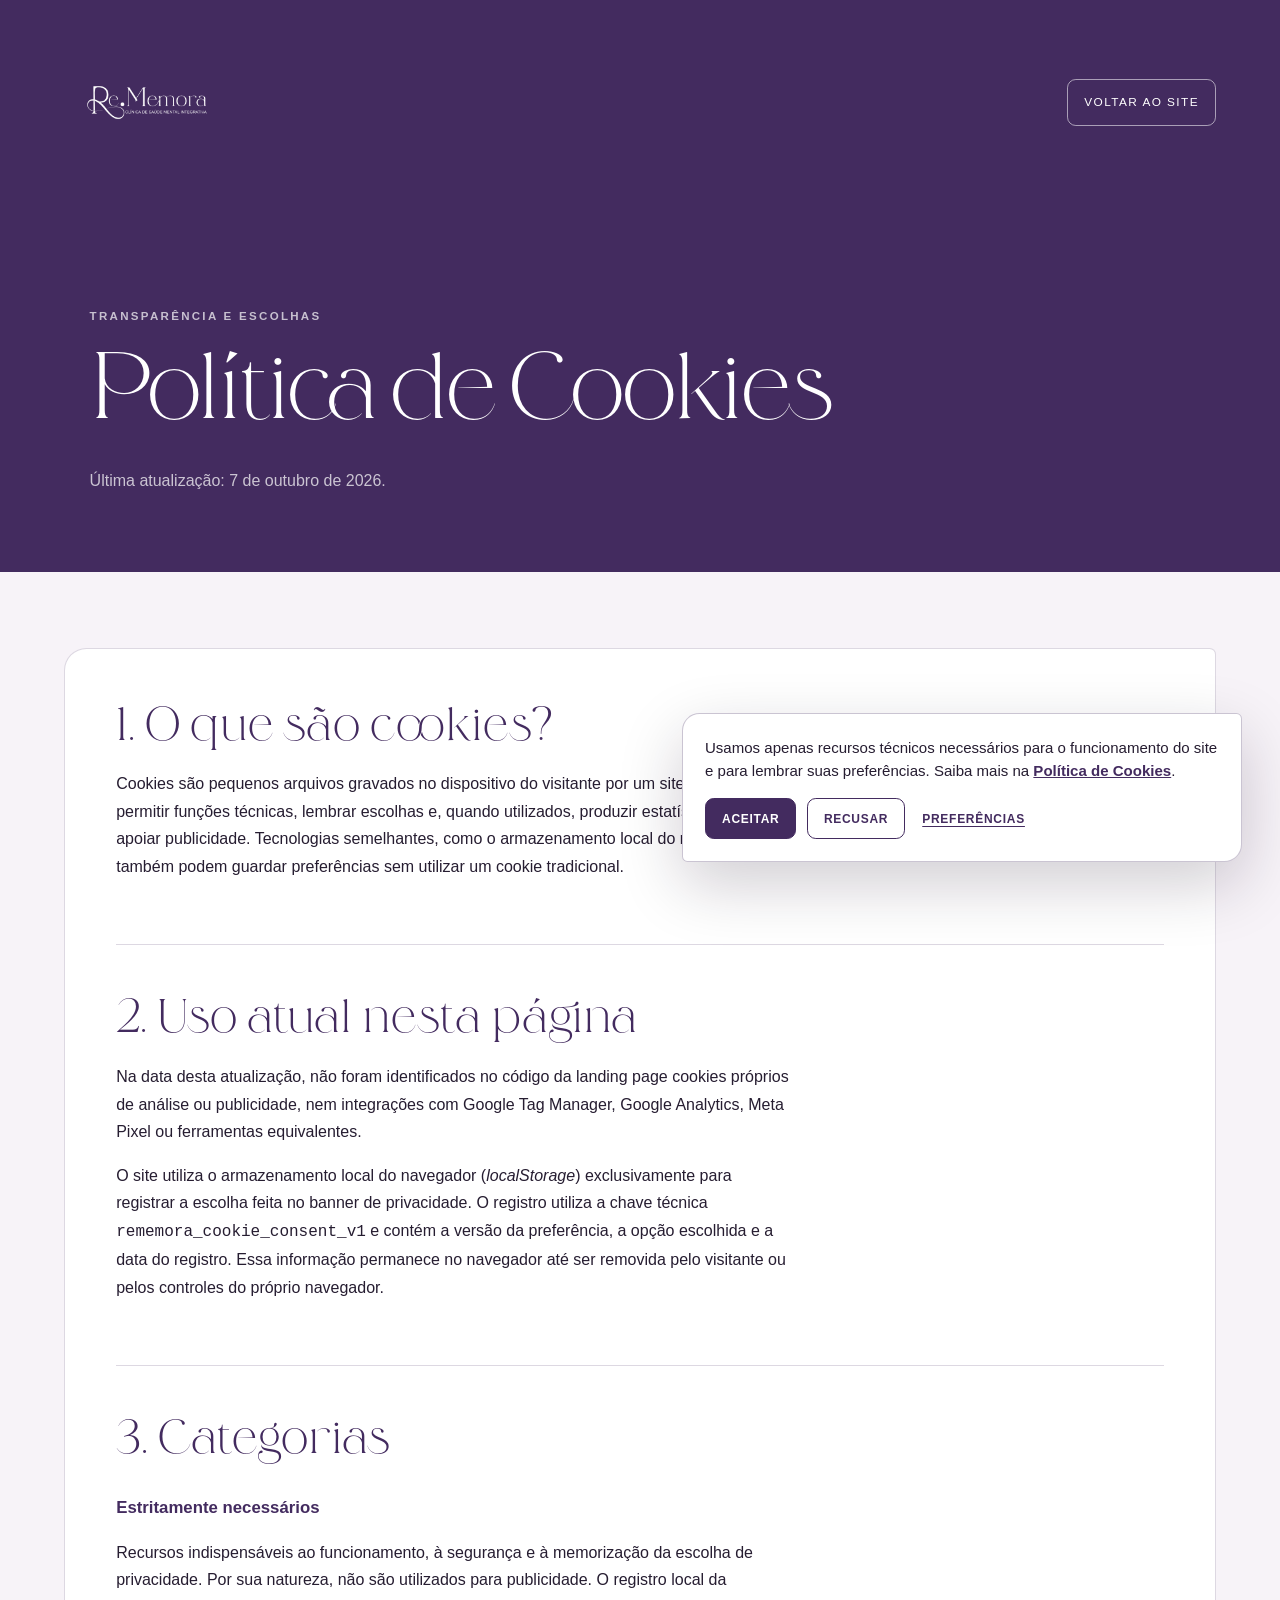
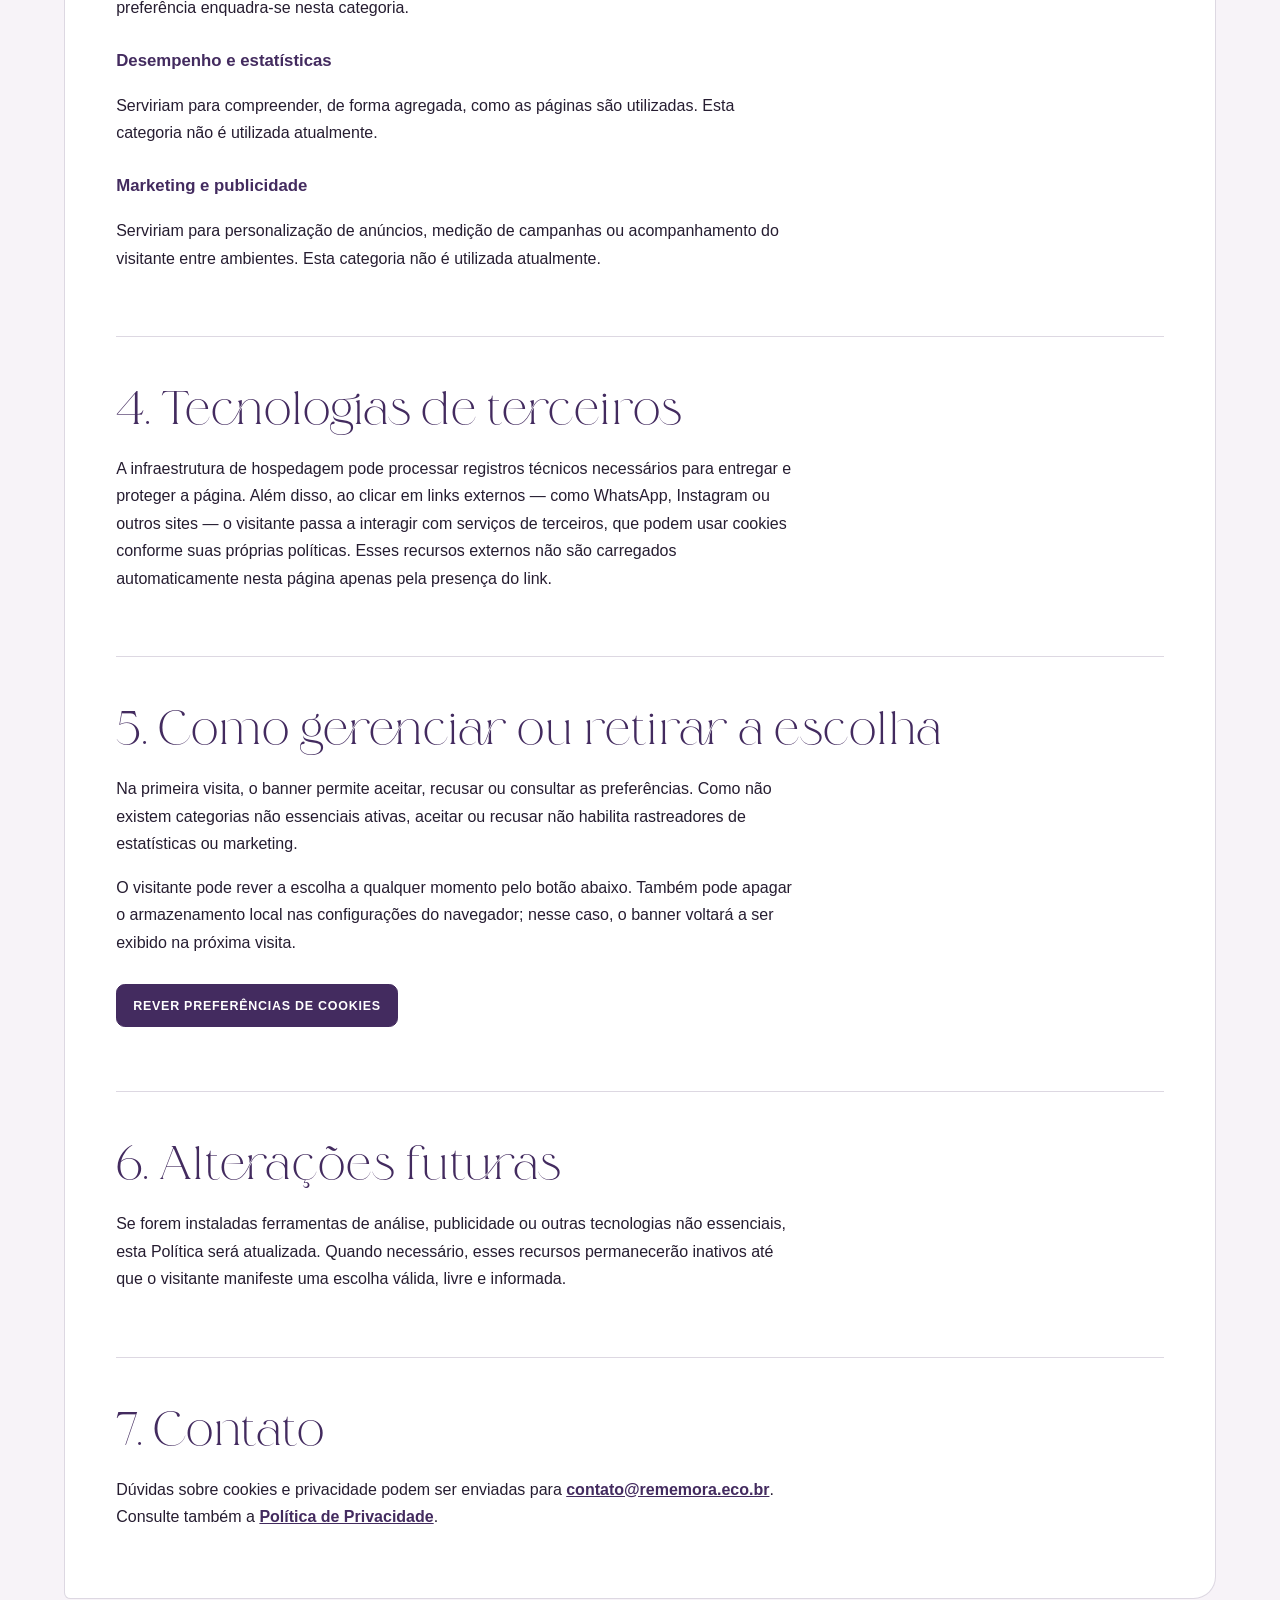
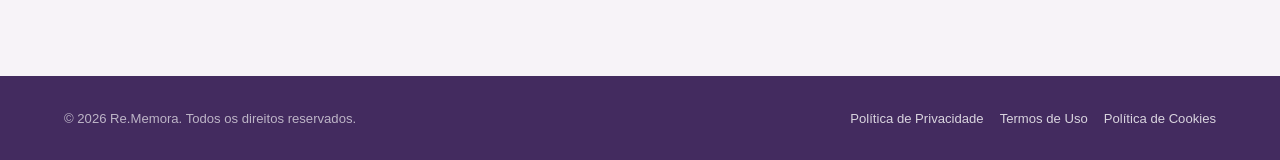
<file: cookies-policy.html>
<!doctype html>
<html lang="pt-BR"><head>
<meta charset="utf-8"><meta name="viewport" content="width=device-width,initial-scale=1">
<title>Política de Cookies | Re.Memora</title>
<meta name="description" content="Política de Cookies e preferências de privacidade da Re.Memora."><meta name="robots" content="index,follow"><meta name="theme-color" content="#432B5F">
<link rel="icon" type="image/svg+xml" href="data:image/svg+xml,%3Csvg xmlns='http://www.w3.org/2000/svg' viewBox='0 0 64 64'%3E%3Crect width='64' height='64' rx='14' fill='%23432B5F'/%3E%3Ccircle cx='32' cy='37' r='17' fill='none' stroke='white' stroke-width='2'/%3E%3Cpath d='M32 10c-6 8-9 12-9 17a9 9 0 0 0 18 0c0-5-3-9-9-17Z' fill='white'/%3E%3C/svg%3E">
<link rel="preload" href="assets/Sephir-Regular.otf" as="font" type="font/otf" crossorigin><link rel="stylesheet" href="legal.css?v=1"><link rel="stylesheet" href="cookie-consent.css?v=1">
</head><body>
<header class="legal-header"><a href="index.html" aria-label="Voltar à página inicial da Re.Memora"><img src="assets/logo-branca.png" alt="Re.Memora"></a><a class="legal-back" href="index.html">Voltar ao site</a></header>
<main><header class="legal-hero"><div><p class="legal-kicker">Transparência e escolhas</p><h1>Política de Cookies</h1><p class="legal-updated">Última atualização: 7 de outubro de 2026.</p></div></header>
<article class="legal-content">
<section><h2>1. O que são cookies?</h2><p>Cookies são pequenos arquivos gravados no dispositivo do visitante por um site. Eles podem permitir funções técnicas, lembrar escolhas e, quando utilizados, produzir estatísticas ou apoiar publicidade. Tecnologias semelhantes, como o armazenamento local do navegador, também podem guardar preferências sem utilizar um cookie tradicional.</p></section>
<section><h2>2. Uso atual nesta página</h2><p>Na data desta atualização, não foram identificados no código da landing page cookies próprios de análise ou publicidade, nem integrações com Google Tag Manager, Google Analytics, Meta Pixel ou ferramentas equivalentes.</p><p>O site utiliza o armazenamento local do navegador (<em>localStorage</em>) exclusivamente para registrar a escolha feita no banner de privacidade. O registro utiliza a chave técnica <code>rememora_cookie_consent_v1</code> e contém a versão da preferência, a opção escolhida e a data do registro. Essa informação permanece no navegador até ser removida pelo visitante ou pelos controles do próprio navegador.</p></section>
<section><h2>3. Categorias</h2><h3>Estritamente necessários</h3><p>Recursos indispensáveis ao funcionamento, à segurança e à memorização da escolha de privacidade. Por sua natureza, não são utilizados para publicidade. O registro local da preferência enquadra-se nesta categoria.</p><h3>Desempenho e estatísticas</h3><p>Serviriam para compreender, de forma agregada, como as páginas são utilizadas. Esta categoria não é utilizada atualmente.</p><h3>Marketing e publicidade</h3><p>Serviriam para personalização de anúncios, medição de campanhas ou acompanhamento do visitante entre ambientes. Esta categoria não é utilizada atualmente.</p></section>
<section><h2>4. Tecnologias de terceiros</h2><p>A infraestrutura de hospedagem pode processar registros técnicos necessários para entregar e proteger a página. Além disso, ao clicar em links externos — como WhatsApp, Instagram ou outros sites — o visitante passa a interagir com serviços de terceiros, que podem usar cookies conforme suas próprias políticas. Esses recursos externos não são carregados automaticamente nesta página apenas pela presença do link.</p></section>
<section id="preferencias"><h2>5. Como gerenciar ou retirar a escolha</h2><p>Na primeira visita, o banner permite aceitar, recusar ou consultar as preferências. Como não existem categorias não essenciais ativas, aceitar ou recusar não habilita rastreadores de estatísticas ou marketing.</p><p>O visitante pode rever a escolha a qualquer momento pelo botão abaixo. Também pode apagar o armazenamento local nas configurações do navegador; nesse caso, o banner voltará a ser exibido na próxima visita.</p><button class="legal-preferences" type="button" data-open-cookie-preferences>Rever preferências de cookies</button></section>
<section><h2>6. Alterações futuras</h2><p>Se forem instaladas ferramentas de análise, publicidade ou outras tecnologias não essenciais, esta Política será atualizada. Quando necessário, esses recursos permanecerão inativos até que o visitante manifeste uma escolha válida, livre e informada.</p></section>
<section><h2>7. Contato</h2><p>Dúvidas sobre cookies e privacidade podem ser enviadas para <a href="mailto:contato@rememora.eco.br">contato@rememora.eco.br</a>. Consulte também a <a href="privacy-policy.html">Política de Privacidade</a>.</p></section>
</article></main>
<footer class="legal-footer"><p>© 2026 Re.Memora. Todos os direitos reservados.</p><nav aria-label="Documentos legais"><a href="privacy-policy.html">Política de Privacidade</a><a href="terms-of-use.html">Termos de Uso</a><a href="cookies-policy.html">Política de Cookies</a></nav></footer>
<script src="cookie-consent.js?v=1"></script></body></html>
</file>
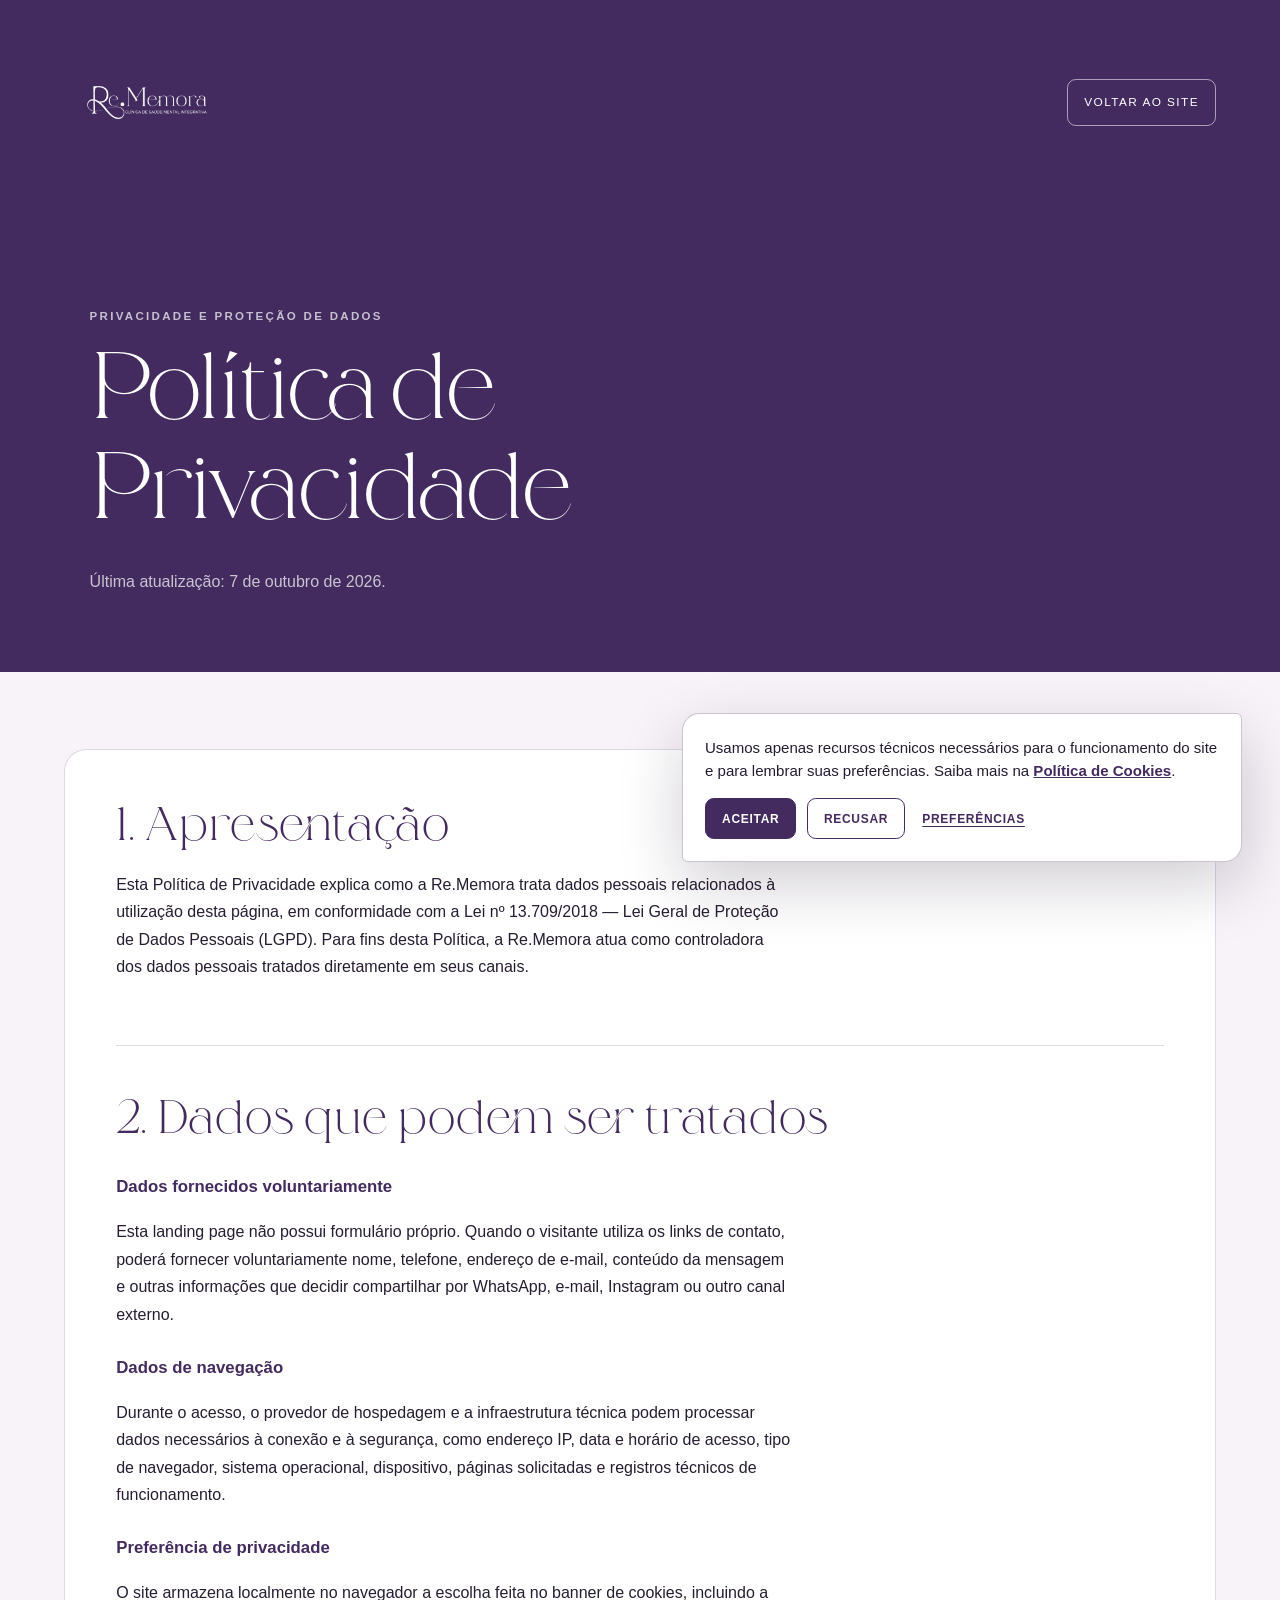
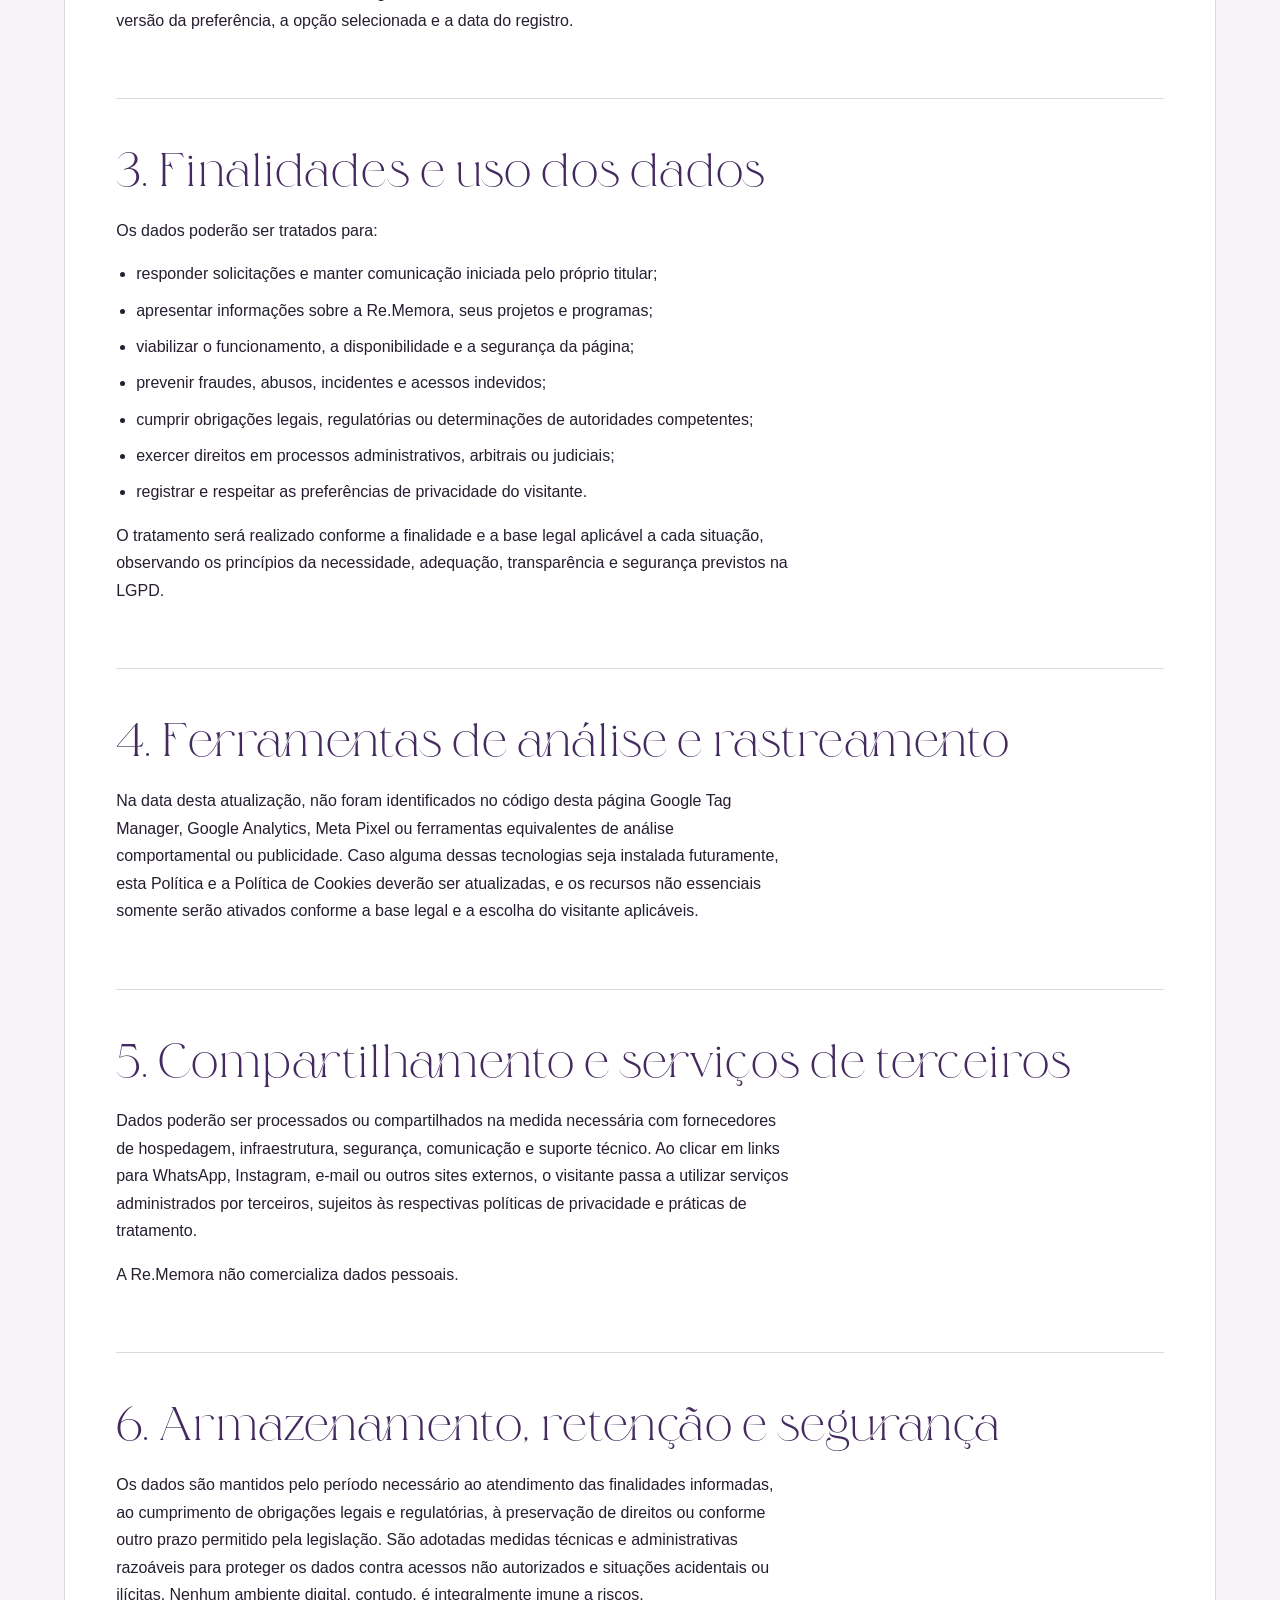
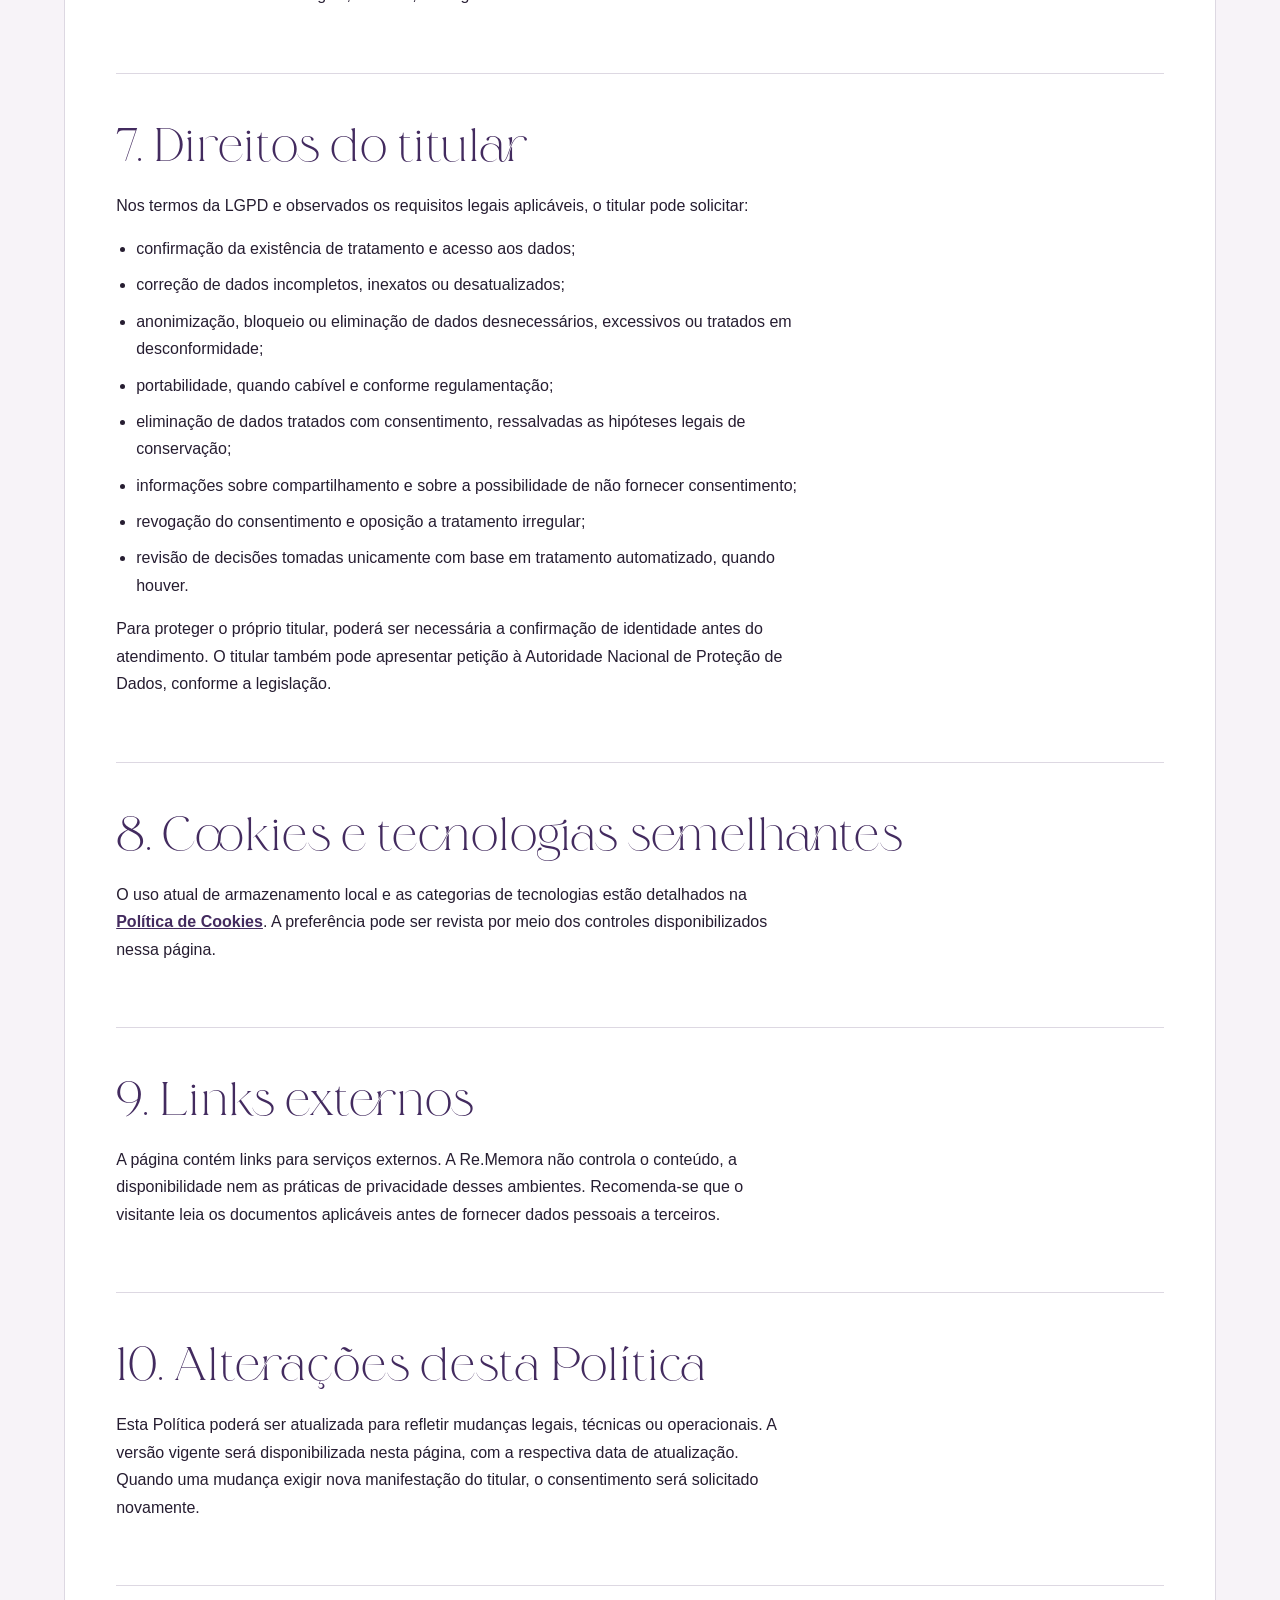
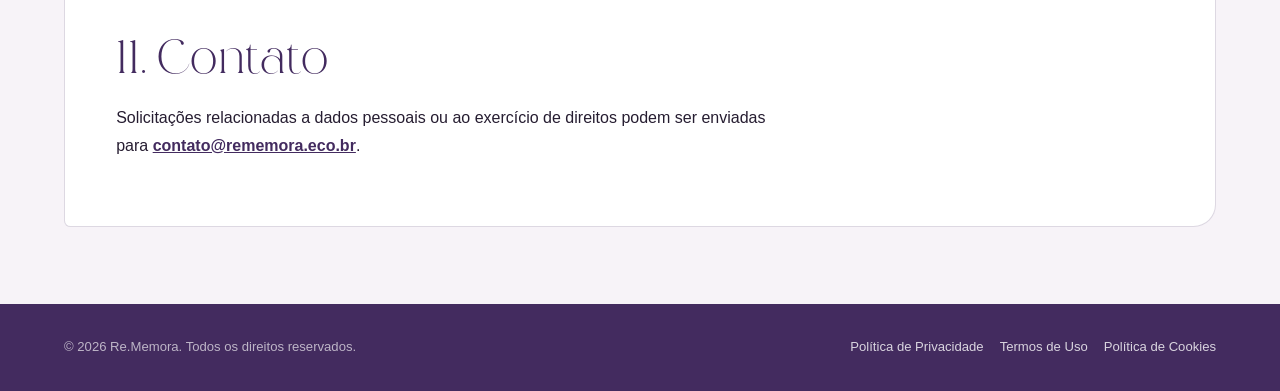
<file: privacy-policy.html>
<!doctype html>
<html lang="pt-BR"><head>
<meta charset="utf-8"><meta name="viewport" content="width=device-width,initial-scale=1">
<title>Política de Privacidade | Re.Memora</title>
<meta name="description" content="Política de Privacidade da Re.Memora e informações sobre o tratamento de dados pessoais.">
<meta name="robots" content="index,follow"><meta name="theme-color" content="#432B5F">
<link rel="icon" type="image/svg+xml" href="data:image/svg+xml,%3Csvg xmlns='http://www.w3.org/2000/svg' viewBox='0 0 64 64'%3E%3Crect width='64' height='64' rx='14' fill='%23432B5F'/%3E%3Ccircle cx='32' cy='37' r='17' fill='none' stroke='white' stroke-width='2'/%3E%3Cpath d='M32 10c-6 8-9 12-9 17a9 9 0 0 0 18 0c0-5-3-9-9-17Z' fill='white'/%3E%3C/svg%3E">
<link rel="preload" href="assets/Sephir-Regular.otf" as="font" type="font/otf" crossorigin><link rel="stylesheet" href="legal.css?v=1"><link rel="stylesheet" href="cookie-consent.css?v=1">
</head><body>
<!-- PREENCHIMENTO FUTURO, se aplicável: incluir razão social/nome civil do controlador, CPF/CNPJ e endereço comercial quando esses dados forem definidos e juridicamente necessários. -->
<header class="legal-header"><a href="index.html" aria-label="Voltar à página inicial da Re.Memora"><img src="assets/logo-branca.png" alt="Re.Memora"></a><a class="legal-back" href="index.html">Voltar ao site</a></header>
<main><header class="legal-hero"><div><p class="legal-kicker">Privacidade e proteção de dados</p><h1>Política de Privacidade</h1><p class="legal-updated">Última atualização: 7 de outubro de 2026.</p></div></header>
<article class="legal-content">
<section><h2>1. Apresentação</h2><p>Esta Política de Privacidade explica como a Re.Memora trata dados pessoais relacionados à utilização desta página, em conformidade com a Lei nº 13.709/2018 — Lei Geral de Proteção de Dados Pessoais (LGPD). Para fins desta Política, a Re.Memora atua como controladora dos dados pessoais tratados diretamente em seus canais.</p></section>
<section><h2>2. Dados que podem ser tratados</h2><h3>Dados fornecidos voluntariamente</h3><p>Esta landing page não possui formulário próprio. Quando o visitante utiliza os links de contato, poderá fornecer voluntariamente nome, telefone, endereço de e-mail, conteúdo da mensagem e outras informações que decidir compartilhar por WhatsApp, e-mail, Instagram ou outro canal externo.</p><h3>Dados de navegação</h3><p>Durante o acesso, o provedor de hospedagem e a infraestrutura técnica podem processar dados necessários à conexão e à segurança, como endereço IP, data e horário de acesso, tipo de navegador, sistema operacional, dispositivo, páginas solicitadas e registros técnicos de funcionamento.</p><h3>Preferência de privacidade</h3><p>O site armazena localmente no navegador a escolha feita no banner de cookies, incluindo a versão da preferência, a opção selecionada e a data do registro.</p></section>
<section><h2>3. Finalidades e uso dos dados</h2><p>Os dados poderão ser tratados para:</p><ul><li>responder solicitações e manter comunicação iniciada pelo próprio titular;</li><li>apresentar informações sobre a Re.Memora, seus projetos e programas;</li><li>viabilizar o funcionamento, a disponibilidade e a segurança da página;</li><li>prevenir fraudes, abusos, incidentes e acessos indevidos;</li><li>cumprir obrigações legais, regulatórias ou determinações de autoridades competentes;</li><li>exercer direitos em processos administrativos, arbitrais ou judiciais;</li><li>registrar e respeitar as preferências de privacidade do visitante.</li></ul><p>O tratamento será realizado conforme a finalidade e a base legal aplicável a cada situação, observando os princípios da necessidade, adequação, transparência e segurança previstos na LGPD.</p></section>
<section><h2>4. Ferramentas de análise e rastreamento</h2><p>Na data desta atualização, não foram identificados no código desta página Google Tag Manager, Google Analytics, Meta Pixel ou ferramentas equivalentes de análise comportamental ou publicidade. Caso alguma dessas tecnologias seja instalada futuramente, esta Política e a Política de Cookies deverão ser atualizadas, e os recursos não essenciais somente serão ativados conforme a base legal e a escolha do visitante aplicáveis.</p></section>
<section><h2>5. Compartilhamento e serviços de terceiros</h2><p>Dados poderão ser processados ou compartilhados na medida necessária com fornecedores de hospedagem, infraestrutura, segurança, comunicação e suporte técnico. Ao clicar em links para WhatsApp, Instagram, e-mail ou outros sites externos, o visitante passa a utilizar serviços administrados por terceiros, sujeitos às respectivas políticas de privacidade e práticas de tratamento.</p><p>A Re.Memora não comercializa dados pessoais.</p></section>
<section><h2>6. Armazenamento, retenção e segurança</h2><p>Os dados são mantidos pelo período necessário ao atendimento das finalidades informadas, ao cumprimento de obrigações legais e regulatórias, à preservação de direitos ou conforme outro prazo permitido pela legislação. São adotadas medidas técnicas e administrativas razoáveis para proteger os dados contra acessos não autorizados e situações acidentais ou ilícitas. Nenhum ambiente digital, contudo, é integralmente imune a riscos.</p></section>
<section><h2>7. Direitos do titular</h2><p>Nos termos da LGPD e observados os requisitos legais aplicáveis, o titular pode solicitar:</p><ul><li>confirmação da existência de tratamento e acesso aos dados;</li><li>correção de dados incompletos, inexatos ou desatualizados;</li><li>anonimização, bloqueio ou eliminação de dados desnecessários, excessivos ou tratados em desconformidade;</li><li>portabilidade, quando cabível e conforme regulamentação;</li><li>eliminação de dados tratados com consentimento, ressalvadas as hipóteses legais de conservação;</li><li>informações sobre compartilhamento e sobre a possibilidade de não fornecer consentimento;</li><li>revogação do consentimento e oposição a tratamento irregular;</li><li>revisão de decisões tomadas unicamente com base em tratamento automatizado, quando houver.</li></ul><p>Para proteger o próprio titular, poderá ser necessária a confirmação de identidade antes do atendimento. O titular também pode apresentar petição à Autoridade Nacional de Proteção de Dados, conforme a legislação.</p></section>
<section><h2>8. Cookies e tecnologias semelhantes</h2><p>O uso atual de armazenamento local e as categorias de tecnologias estão detalhados na <a href="cookies-policy.html">Política de Cookies</a>. A preferência pode ser revista por meio dos controles disponibilizados nessa página.</p></section>
<section><h2>9. Links externos</h2><p>A página contém links para serviços externos. A Re.Memora não controla o conteúdo, a disponibilidade nem as práticas de privacidade desses ambientes. Recomenda-se que o visitante leia os documentos aplicáveis antes de fornecer dados pessoais a terceiros.</p></section>
<section><h2>10. Alterações desta Política</h2><p>Esta Política poderá ser atualizada para refletir mudanças legais, técnicas ou operacionais. A versão vigente será disponibilizada nesta página, com a respectiva data de atualização. Quando uma mudança exigir nova manifestação do titular, o consentimento será solicitado novamente.</p></section>
<section><h2>11. Contato</h2><p>Solicitações relacionadas a dados pessoais ou ao exercício de direitos podem ser enviadas para <a href="mailto:contato@rememora.eco.br">contato@rememora.eco.br</a>.</p></section>
</article></main>
<footer class="legal-footer"><p>© 2026 Re.Memora. Todos os direitos reservados.</p><nav aria-label="Documentos legais"><a href="privacy-policy.html">Política de Privacidade</a><a href="terms-of-use.html">Termos de Uso</a><a href="cookies-policy.html">Política de Cookies</a></nav></footer>
<script src="cookie-consent.js?v=1"></script></body></html>
</file>
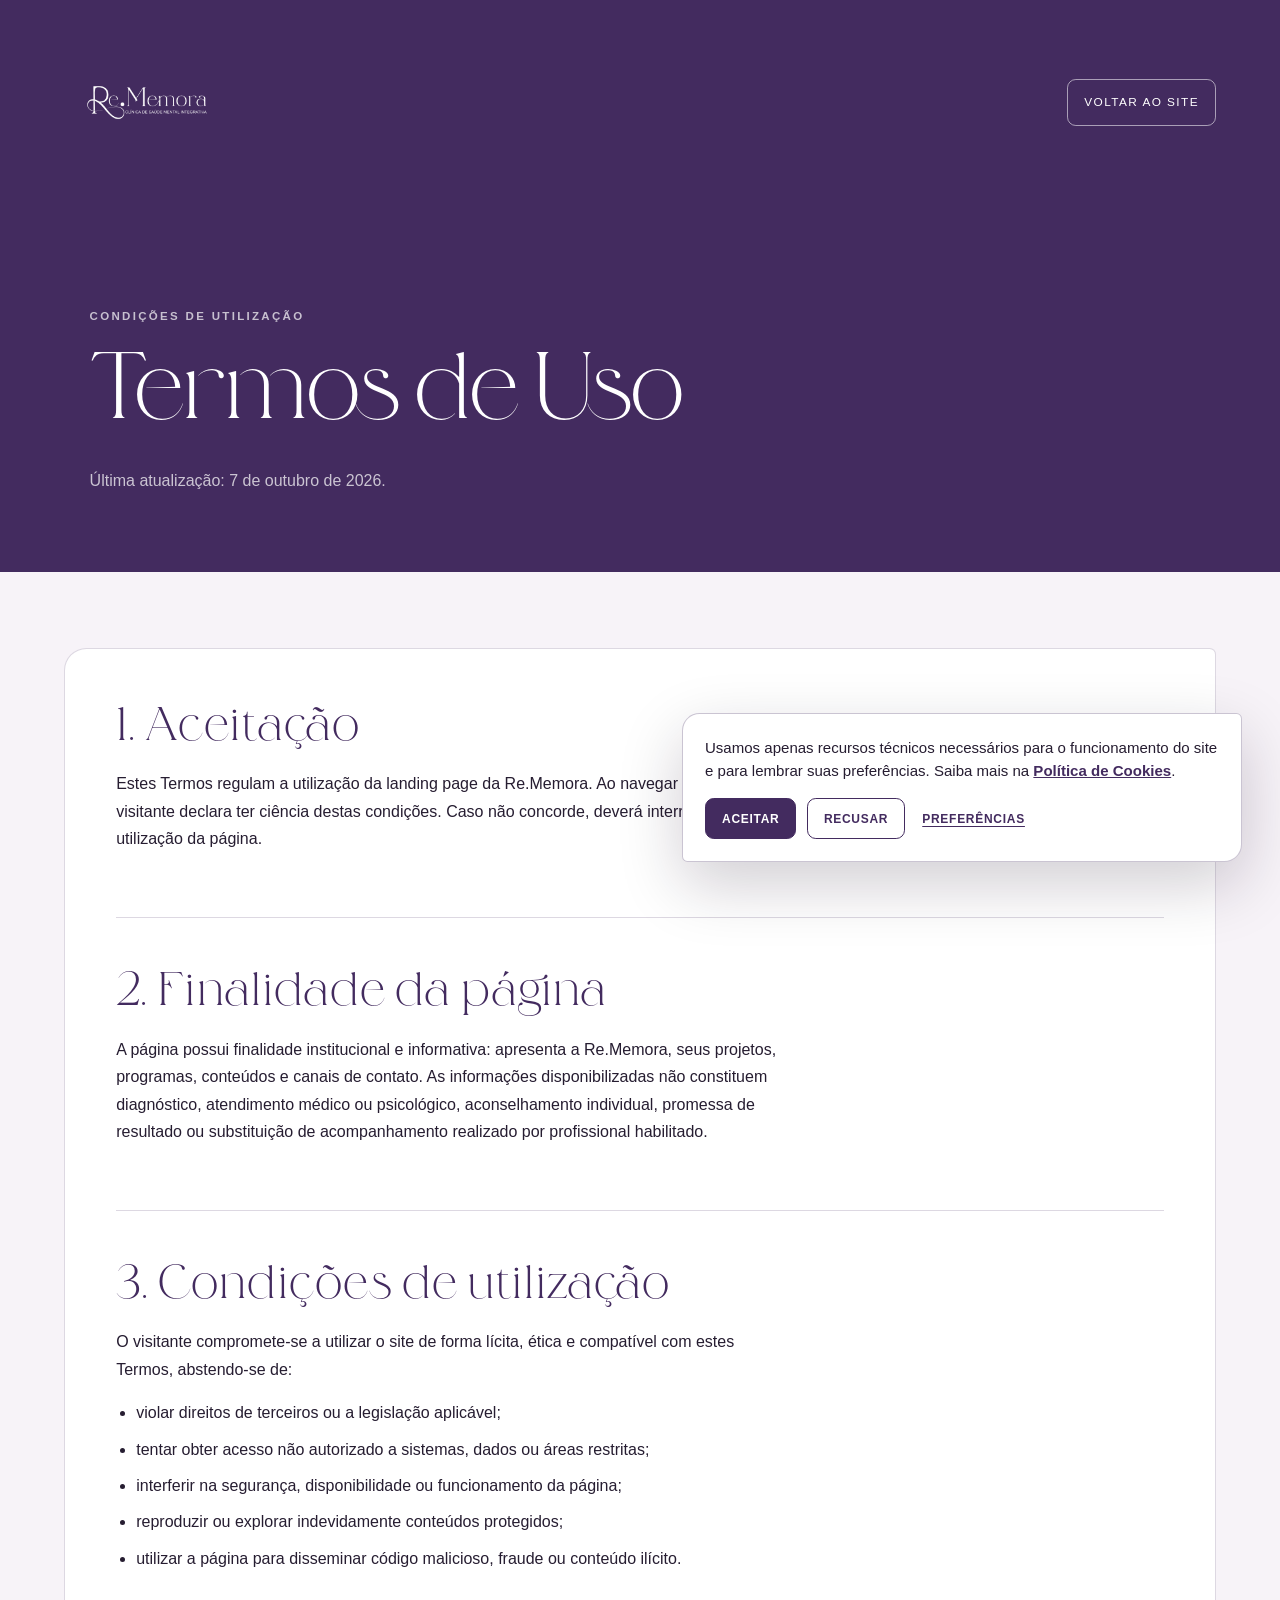
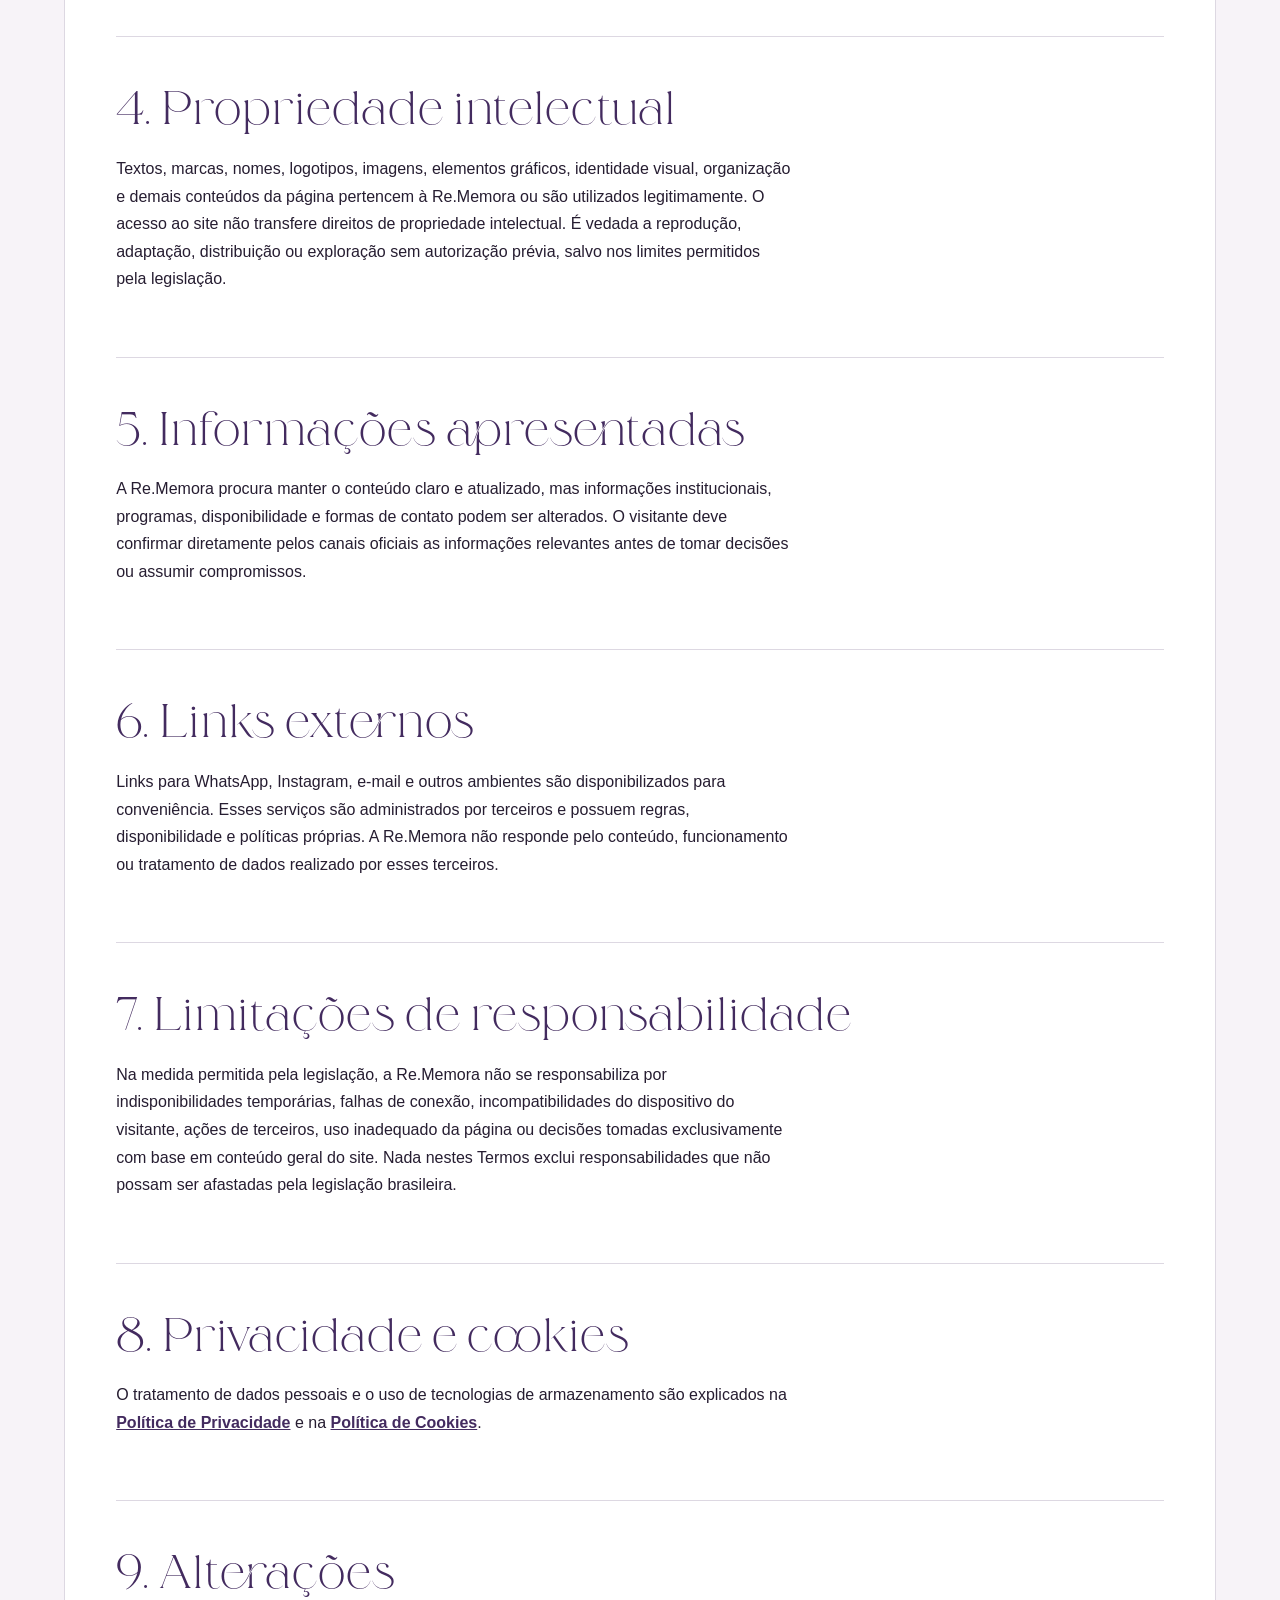
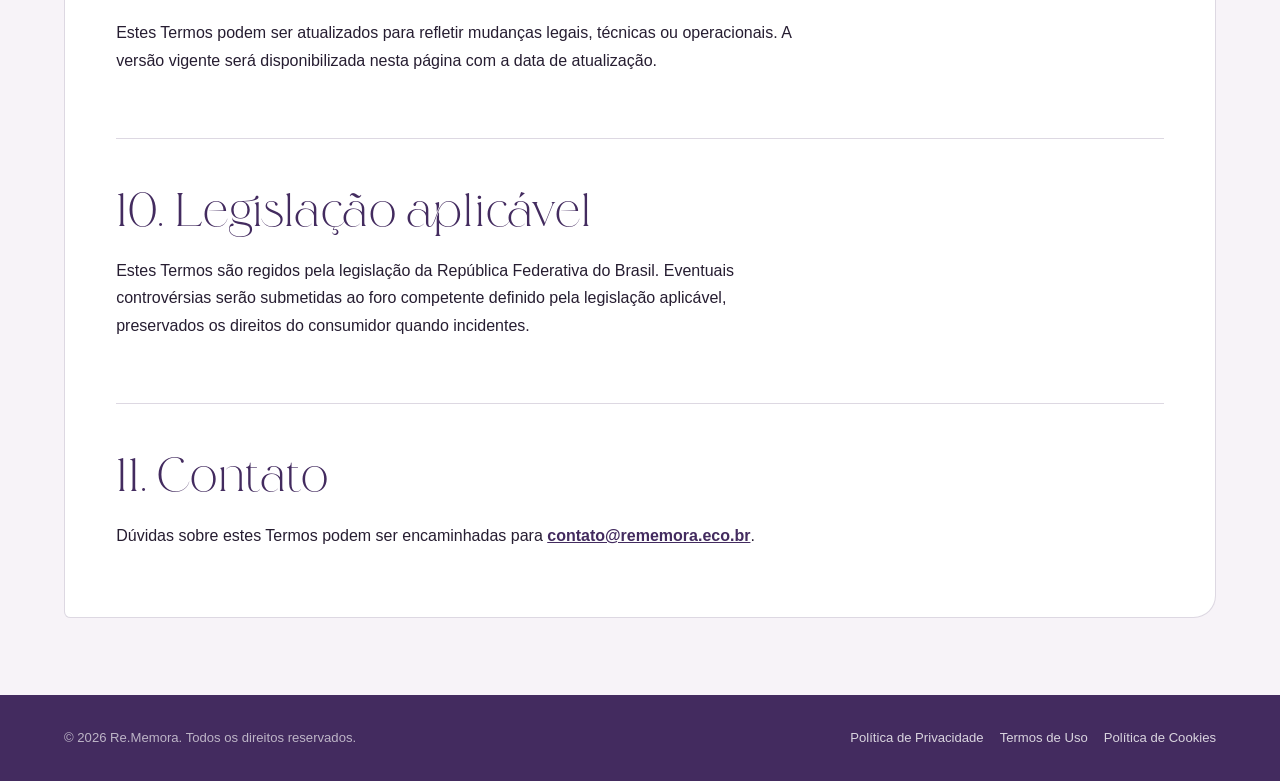
<file: terms-of-use.html>
<!doctype html>
<html lang="pt-BR"><head>
<meta charset="utf-8"><meta name="viewport" content="width=device-width,initial-scale=1">
<title>Termos de Uso | Re.Memora</title>
<meta name="description" content="Termos e condições de uso da landing page da Re.Memora."><meta name="robots" content="index,follow"><meta name="theme-color" content="#432B5F">
<link rel="icon" type="image/svg+xml" href="data:image/svg+xml,%3Csvg xmlns='http://www.w3.org/2000/svg' viewBox='0 0 64 64'%3E%3Crect width='64' height='64' rx='14' fill='%23432B5F'/%3E%3Ccircle cx='32' cy='37' r='17' fill='none' stroke='white' stroke-width='2'/%3E%3Cpath d='M32 10c-6 8-9 12-9 17a9 9 0 0 0 18 0c0-5-3-9-9-17Z' fill='white'/%3E%3C/svg%3E">
<link rel="preload" href="assets/Sephir-Regular.otf" as="font" type="font/otf" crossorigin><link rel="stylesheet" href="legal.css?v=1"><link rel="stylesheet" href="cookie-consent.css?v=1">
</head><body>
<!-- PREENCHIMENTO FUTURO, se aplicável: incluir razão social/nome civil, CPF/CNPJ e endereço comercial do responsável quando esses dados forem definidos e juridicamente necessários. -->
<header class="legal-header"><a href="index.html" aria-label="Voltar à página inicial da Re.Memora"><img src="assets/logo-branca.png" alt="Re.Memora"></a><a class="legal-back" href="index.html">Voltar ao site</a></header>
<main><header class="legal-hero"><div><p class="legal-kicker">Condições de utilização</p><h1>Termos de Uso</h1><p class="legal-updated">Última atualização: 7 de outubro de 2026.</p></div></header>
<article class="legal-content">
<section><h2>1. Aceitação</h2><p>Estes Termos regulam a utilização da landing page da Re.Memora. Ao navegar no site, o visitante declara ter ciência destas condições. Caso não concorde, deverá interromper a utilização da página.</p></section>
<section><h2>2. Finalidade da página</h2><p>A página possui finalidade institucional e informativa: apresenta a Re.Memora, seus projetos, programas, conteúdos e canais de contato. As informações disponibilizadas não constituem diagnóstico, atendimento médico ou psicológico, aconselhamento individual, promessa de resultado ou substituição de acompanhamento realizado por profissional habilitado.</p></section>
<section><h2>3. Condições de utilização</h2><p>O visitante compromete-se a utilizar o site de forma lícita, ética e compatível com estes Termos, abstendo-se de:</p><ul><li>violar direitos de terceiros ou a legislação aplicável;</li><li>tentar obter acesso não autorizado a sistemas, dados ou áreas restritas;</li><li>interferir na segurança, disponibilidade ou funcionamento da página;</li><li>reproduzir ou explorar indevidamente conteúdos protegidos;</li><li>utilizar a página para disseminar código malicioso, fraude ou conteúdo ilícito.</li></ul></section>
<section><h2>4. Propriedade intelectual</h2><p>Textos, marcas, nomes, logotipos, imagens, elementos gráficos, identidade visual, organização e demais conteúdos da página pertencem à Re.Memora ou são utilizados legitimamente. O acesso ao site não transfere direitos de propriedade intelectual. É vedada a reprodução, adaptação, distribuição ou exploração sem autorização prévia, salvo nos limites permitidos pela legislação.</p></section>
<section><h2>5. Informações apresentadas</h2><p>A Re.Memora procura manter o conteúdo claro e atualizado, mas informações institucionais, programas, disponibilidade e formas de contato podem ser alterados. O visitante deve confirmar diretamente pelos canais oficiais as informações relevantes antes de tomar decisões ou assumir compromissos.</p></section>
<section><h2>6. Links externos</h2><p>Links para WhatsApp, Instagram, e-mail e outros ambientes são disponibilizados para conveniência. Esses serviços são administrados por terceiros e possuem regras, disponibilidade e políticas próprias. A Re.Memora não responde pelo conteúdo, funcionamento ou tratamento de dados realizado por esses terceiros.</p></section>
<section><h2>7. Limitações de responsabilidade</h2><p>Na medida permitida pela legislação, a Re.Memora não se responsabiliza por indisponibilidades temporárias, falhas de conexão, incompatibilidades do dispositivo do visitante, ações de terceiros, uso inadequado da página ou decisões tomadas exclusivamente com base em conteúdo geral do site. Nada nestes Termos exclui responsabilidades que não possam ser afastadas pela legislação brasileira.</p></section>
<section><h2>8. Privacidade e cookies</h2><p>O tratamento de dados pessoais e o uso de tecnologias de armazenamento são explicados na <a href="privacy-policy.html">Política de Privacidade</a> e na <a href="cookies-policy.html">Política de Cookies</a>.</p></section>
<section><h2>9. Alterações</h2><p>Estes Termos podem ser atualizados para refletir mudanças legais, técnicas ou operacionais. A versão vigente será disponibilizada nesta página com a data de atualização.</p></section>
<section><h2>10. Legislação aplicável</h2><p>Estes Termos são regidos pela legislação da República Federativa do Brasil. Eventuais controvérsias serão submetidas ao foro competente definido pela legislação aplicável, preservados os direitos do consumidor quando incidentes.</p></section>
<section><h2>11. Contato</h2><p>Dúvidas sobre estes Termos podem ser encaminhadas para <a href="mailto:contato@rememora.eco.br">contato@rememora.eco.br</a>.</p></section>
</article></main>
<footer class="legal-footer"><p>© 2026 Re.Memora. Todos os direitos reservados.</p><nav aria-label="Documentos legais"><a href="privacy-policy.html">Política de Privacidade</a><a href="terms-of-use.html">Termos de Uso</a><a href="cookies-policy.html">Política de Cookies</a></nav></footer>
<script src="cookie-consent.js?v=1"></script></body></html>
</file>
<file: styles.css>
@font-face{font-family:Sephir;src:url('assets/Sephir-Regular.otf') format('opentype');font-display:swap}:root{--p:#432b5f;--w:#fff;--ink:#261d31;--line:rgba(67,43,95,.18);--pad:clamp(1.3rem,5vw,6rem);--max:86rem}*{box-sizing:border-box}html{scroll-behavior:smooth}body{margin:0;color:var(--ink);font:1rem/1.72 Arial,sans-serif;overflow-x:hidden}img{display:block;max-width:100%}a{color:inherit}h1,h2,h3{font-family:Sephir,Georgia,serif;font-weight:400;line-height:.98;margin-top:0}h2{font-size:clamp(3rem,7vw,7.5rem);letter-spacing:-.035em}h3{font-size:clamp(1.8rem,3vw,2.8rem)}p{margin-top:0}.skip{position:fixed;top:-5rem;left:1rem;z-index:99;background:#fff;color:var(--p);padding:1rem}.skip:focus{top:1rem}.header{position:absolute;z-index:10;top:0;left:0;width:100%;display:flex;justify-content:space-between;align-items:center;padding:1.5rem var(--pad);color:#fff}.header img{width:clamp(7.5rem,12vw,11rem)}.header-cta,.button{display:inline-flex;text-decoration:none;text-transform:uppercase;letter-spacing:.13em;font-size:.76rem;border:1px solid rgba(255,255,255,.55);padding:.9rem 1.25rem;transition:.25s}.header-cta:hover,.header-cta:focus-visible{background:#fff;color:var(--p)}.hero{min-height:100svh;position:relative;display:grid;align-items:end;color:#fff;overflow:hidden}.hero-img,.hero-shade{position:absolute;inset:0;width:100%;height:100%;object-fit:cover}.hero-img{object-position:center 40%}.hero-shade{background:linear-gradient(180deg,rgba(20,10,30,.25),rgba(25,12,40,.18) 35%,rgba(31,16,47,.8)),linear-gradient(90deg,rgba(24,12,36,.55),transparent 65%)}.hero-content{position:relative;z-index:1;padding:10rem var(--pad) 8rem;width:min(100%,var(--max))}.hero h1{font-size:clamp(4.2rem,10vw,10rem);max-width:11ch;margin-bottom:2rem}.hero-content>p:last-child{max-width:38rem;font-size:clamp(1.05rem,1.8vw,1.35rem)}.scroll{position:absolute;z-index:2;right:var(--pad);bottom:2rem;text-decoration:none;text-transform:uppercase;letter-spacing:.14em;font-size:.7rem}.eyebrow{text-transform:uppercase;font-size:.72rem;letter-spacing:.22em;color:var(--p);font-weight:700}.light{color:rgba(255,255,255,.72)}.chapter{display:grid;grid-template-columns:minmax(5rem,10vw) 1fr;padding:clamp(6rem,11vw,11rem) var(--pad)}.chapter aside{border-right:1px solid var(--line);color:var(--p);padding-right:2rem}.chapter aside p{writing-mode:vertical-rl;text-transform:uppercase;letter-spacing:.22em;font-size:.68rem;margin:2rem auto}.chapter-body{width:min(100%,72rem);padding-left:clamp(2rem,6vw,7rem)}.section-head{margin-bottom:clamp(4rem,8vw,8rem)}.section-head h2{margin-bottom:0}.two-col{display:grid;grid-template-columns:1fr 1.15fr;gap:clamp(2rem,7vw,8rem);font-size:1.12rem}.pull{font:clamp(2.3rem,5.5vw,6rem)/1.03 Sephir,Georgia,serif;color:var(--p);max-width:15ch;margin:clamp(6rem,12vw,13rem) 0}.compact{max-width:20ch}.prose{font-size:1.05rem}.prose p{margin-bottom:1.4rem}.offset{max-width:42rem;margin-left:auto}.columns{columns:2 22rem;column-gap:clamp(3rem,6vw,7rem);margin:clamp(5rem,10vw,9rem) 0}.columns p{break-inside:avoid}.narrow{max-width:48rem;margin:6rem auto}.lead{font-size:clamp(1.1rem,1.7vw,1.35rem);max-width:58rem}.statement{margin:clamp(6rem,10vw,10rem) calc(var(--pad)*-1);padding:clamp(4rem,8vw,8rem) var(--pad);background:var(--p);color:#fff}.statement>p{font:clamp(2rem,4.5vw,4.8rem)/1.06 Sephir,Georgia,serif;max-width:18ch}.statement strong{display:block;text-align:right;font:400 clamp(2.6rem,7vw,7.5rem)/1 Sephir,Georgia,serif}.cadence{max-width:62rem;margin:8rem 0;font:clamp(1.8rem,3.5vw,3.3rem)/1.15 Sephir,Georgia,serif}.chain{margin:9rem 0;color:var(--p);font:clamp(2.5rem,5.6vw,5.8rem)/1 Sephir,Georgia,serif}.chain p:nth-child(2){margin-left:8%}.chain p:nth-child(3){margin-left:16%}.chain p:nth-child(4){margin-left:24%}.principles{display:grid;grid-template-columns:1fr 1fr}.principles article{padding:clamp(4rem,8vw,9rem) var(--pad);background:var(--p);color:#fff}.principles .inverse{background:#fff;color:var(--p)}.principles h2,.personal h2{font-size:clamp(3rem,6vw,6rem)}.dark,.program-goals,.trajectory,.matrix{background:var(--p);color:#fff}.dark aside{border-color:rgba(255,255,255,.2);color:#fff}.values{border-top:1px solid rgba(255,255,255,.2)}.values article{display:grid;grid-template-columns:4rem 1fr;gap:2rem;padding:2.8rem 0;border-bottom:1px solid rgba(255,255,255,.2)}.values article>span{opacity:.55}.values h3{margin-bottom:.7rem}.values p{max-width:52rem;opacity:.78}.threshold{min-height:82vh;background:var(--p);color:#fff;display:grid;place-content:center;text-align:center;position:relative;overflow:hidden;padding:7rem var(--pad)}.threshold h2{font-size:clamp(4rem,11vw,12rem);max-width:10ch;position:relative;margin-inline:auto}.threshold-sub{font:clamp(1.3rem,2.3vw,2.2rem) Sephir,Georgia,serif;position:relative}.rings{position:absolute;width:min(70vw,55rem);aspect-ratio:1;border:1px solid rgba(255,255,255,.14);border-radius:50%}.rings:before,.rings:after{content:"";position:absolute;inset:12%;border:1px solid inherit;border-radius:50%}.rings:after{inset:25%}.ink{font:clamp(2rem,4vw,4rem)/1.05 Sephir,Georgia,serif;color:var(--p)}.objective{display:grid;grid-template-columns:.65fr 1.35fr;gap:clamp(3rem,8vw,10rem);padding:clamp(6rem,11vw,12rem) var(--pad);color:var(--p)}.objective.purple{background:var(--p);color:#fff}.objective span{text-transform:uppercase;letter-spacing:.18em;font-size:.72rem}.objective h2{font-size:clamp(3rem,6vw,6rem)}.objective>p{font:clamp(1.55rem,2.7vw,2.7rem)/1.25 Sephir,Georgia,serif}.numbered,.commitment,.credentials,.development{padding:clamp(6rem,11vw,11rem) var(--pad);max-width:var(--max);margin:auto}.numbered header,.credentials header{display:grid;grid-template-columns:.6fr 1.4fr;align-items:end;margin-bottom:6rem}.numbered header h2,.credentials header h2{font-size:clamp(3rem,6vw,6rem)}.numbered ol{list-style:none;padding:0;margin-left:25%;counter-reset:item}.numbered li{counter-increment:item;display:grid;grid-template-columns:4rem 1fr;gap:2rem;padding:2.2rem 0;border-top:1px solid var(--line);font-size:1.05rem}.numbered li:before{content:counter(item,decimal-leading-zero);color:var(--p);font:1.5rem Sephir,Georgia,serif}.matrix{padding:clamp(7rem,12vw,13rem) var(--pad);display:grid;grid-template-columns:1fr 1fr;gap:clamp(4rem,10vw,12rem)}.matrix h2{font-size:clamp(3rem,6vw,6rem)}.matrix-steps{align-self:end}.matrix-steps p{font:clamp(2rem,4vw,4rem)/1.05 Sephir,Georgia,serif;padding:1.2rem 0;border-bottom:1px solid rgba(255,255,255,.22)}.commitment>div:first-child{max-width:62rem;margin:auto}.commitment-close{margin:10rem auto 0;max-width:70rem;text-align:center;border:1px solid var(--p);padding:clamp(3rem,6vw,6rem)}.commitment-close strong,.commitment-close span{display:block}.commitment-close strong{font:clamp(2.5rem,5.5vw,5.5rem) Sephir,Georgia,serif;color:var(--p)}.echo-lines{font:clamp(2rem,4vw,4.2rem)/1.05 Sephir,Georgia,serif;color:var(--p);margin-bottom:9rem}.human{background:var(--p);color:#fff;margin:8rem calc(var(--pad)*-1);padding:6rem var(--pad)}.human>p{font:clamp(2rem,4vw,4rem) Sephir,Georgia,serif}.human strong{display:block;font:400 clamp(3rem,8vw,8rem)/.9 Sephir,Georgia,serif}.human small{font-size:.55em}.program-goals{padding:clamp(7rem,12vw,13rem) var(--pad)}.program-goals header,.program-goals ol{max-width:72rem;margin:0 auto 6rem}.program-goals header h2{font-size:clamp(3.5rem,7vw,7rem)}.program-goals ol{list-style:none;padding:0}.program-goals li{display:grid;grid-template-columns:6rem 1fr;gap:2rem;padding:3rem 0;border-top:1px solid rgba(255,255,255,.22)}.program-goals li span{font:3rem Sephir,Georgia,serif}.closing{min-height:80vh;display:grid;place-items:center;position:relative;overflow:hidden;background:var(--p);color:#fff;padding:8rem var(--pad)}.closing blockquote{font:clamp(3rem,7vw,7.5rem)/1 Sephir,Georgia,serif;text-align:center;max-width:15ch;margin:0;position:relative}.about{display:grid;grid-template-columns:1fr 1fr;min-height:90vh}.portrait{background:#f3eff7;padding:clamp(2rem,6vw,6rem);display:grid;place-items:center}.portrait>div{width:min(100%,32rem);aspect-ratio:4/5;border:1px solid var(--p);display:grid;place-items:center;position:relative}.portrait>div:before,.portrait>div:after{content:"";position:absolute;border:1px solid rgba(67,43,95,.18);border-radius:50%;width:70%;aspect-ratio:1}.portrait>div:after{width:45%}.portrait span{font:clamp(4rem,10vw,9rem) Sephir,Georgia,serif;color:var(--p);position:relative}.about-copy{padding:clamp(6rem,10vw,11rem) var(--pad);align-self:center}.about-copy h2{font-size:clamp(3rem,6vw,6rem)}.credential-list{columns:2 23rem;column-gap:clamp(3rem,7vw,8rem)}.credential-list p{break-inside:avoid;padding:1.2rem 0;margin:0;border-top:1px solid var(--line)}.trajectory{padding:clamp(7rem,12vw,13rem) var(--pad);display:grid;grid-template-columns:.7fr 1.3fr;gap:clamp(3rem,8vw,10rem)}.big-number{font:clamp(10rem,25vw,28rem)/.65 Sephir,Georgia,serif;color:rgba(255,255,255,.11)}.trajectory h2,.development h2{font-size:clamp(3rem,6vw,6rem)}.development{display:grid;grid-template-columns:.8fr 1.2fr;gap:clamp(3rem,8vw,10rem)}.development blockquote{font:clamp(2rem,3.6vw,3.6rem)/1.15 Sephir,Georgia,serif;color:var(--p);margin:4rem 0}.personal{display:grid;grid-template-columns:1fr 1fr;background:var(--p);color:#fff}.personal article{padding:clamp(4rem,7vw,8rem) var(--pad)}.personal blockquote{grid-column:1/-1;background:#fff;color:var(--p);margin:0;padding:clamp(6rem,10vw,11rem) var(--pad);font:clamp(2.5rem,5.5vw,5.8rem)/1.05 Sephir,Georgia,serif;text-align:center}.final-cta{min-height:80vh;position:relative;overflow:hidden;background:var(--p);color:#fff;display:flex;flex-direction:column;align-items:center;justify-content:center;text-align:center;padding:7rem var(--pad)}.final-cta>img{width:clamp(8rem,15vw,13rem);margin-bottom:4rem}.final-cta h2{font-size:clamp(3.5rem,8vw,8rem);max-width:11ch;position:relative}.final-cta .button{position:relative;background:#fff;color:var(--p)}footer{background:#1d1228;color:#fff;padding:4rem var(--pad);display:grid;grid-template-columns:1fr 1fr;gap:3rem;font-size:.88rem}footer img{width:9rem}footer div{display:flex;flex-direction:column;align-items:flex-end}footer div a{text-decoration:none}footer>p{grid-column:1/-1;border-top:1px solid rgba(255,255,255,.15);padding-top:2rem;margin:0;opacity:.55}.reveal{opacity:0;transform:translateY(2rem);transition:.8s}.reveal.visible{opacity:1;transform:none}:focus-visible{outline:3px solid #f2cfff;outline-offset:4px}
@media(max-width:800px){.header{padding:1.2rem}.header-cta{font-size:0;width:3rem;height:3rem;border-radius:50%;padding:0;display:grid;place-items:center}.header-cta:after{content:'â†—';font-size:1rem}.hero-content{padding:8rem 1.25rem 7rem}.hero-img{object-position:55% center}.scroll{right:1.25rem}.chapter{grid-template-columns:1fr;padding:6rem 1.25rem}.chapter aside{display:none}.chapter-body{padding:0}.two-col,.principles,.objective,.matrix,.about,.trajectory,.development,.personal{grid-template-columns:1fr}.columns,.credential-list{columns:1}.offset{margin-left:0}.statement,.human{margin-left:-1.25rem;margin-right:-1.25rem;padding-left:1.25rem;padding-right:1.25rem}.statement strong{text-align:left}.chain p:nth-child(n){margin-left:0}.principles article,.objective,.matrix,.program-goals,.credentials,.trajectory,.development{padding:6rem 1.25rem}.threshold{min-height:70vh;padding:6rem 1.25rem}.numbered,.commitment{padding:6rem 1.25rem}.numbered header,.credentials header{grid-template-columns:1fr;margin-bottom:3rem}.numbered ol{margin-left:0}.numbered li{grid-template-columns:3rem 1fr;gap:1rem}.program-goals li{grid-template-columns:3.5rem 1fr;gap:1rem}.closing{min-height:70vh;padding:6rem 1.25rem}.portrait{min-height:75vh;padding:2rem 1.25rem}.about-copy{padding:6rem 1.25rem}.big-number{font-size:13rem}.personal article,.personal blockquote{padding:5rem 1.25rem}footer{grid-template-columns:1fr;padding:3rem 1.25rem}footer div{align-items:flex-start}.values article{grid-template-columns:2.5rem 1fr;gap:1rem}}
@media(prefers-reduced-motion:reduce){html{scroll-behavior:auto}.reveal{opacity:1;transform:none;transition:none}}

/* DireÃ§Ã£o visual 2026 â€” ecos, profundidade e capÃ­tulos */
:root{--deep:#1d102a;--plum:#2d1941;--mist:#f6f2f7;--lilac:#bba9cc;--scroll-progress:0;--hero-shift:0px}
body{background:var(--mist);text-rendering:optimizeLegibility}
body:before{content:"";position:fixed;inset:0;pointer-events:none;z-index:90;opacity:.22;background-image:url("data:image/svg+xml,%3Csvg viewBox='0 0 160 160' xmlns='http://www.w3.org/2000/svg'%3E%3Cfilter id='n'%3E%3CfeTurbulence type='fractalNoise' baseFrequency='.8' numOctaves='3' stitchTiles='stitch'/%3E%3C/filter%3E%3Crect width='100%25' height='100%25' filter='url(%23n)' opacity='.12'/%3E%3C/svg%3E");mix-blend-mode:multiply}
.reading-progress{position:fixed;z-index:100;top:0;left:0;width:100%;height:3px;background:rgba(255,255,255,.08)}.reading-progress span{display:block;width:100%;height:100%;background:#d9c6e7;transform:scaleX(var(--scroll-progress));transform-origin:left}
.echo-cursor{position:fixed;z-index:80;left:-34px;top:-34px;width:68px;aspect-ratio:1;border:1px solid rgba(67,43,95,.25);border-radius:50%;pointer-events:none;transition:width .3s,opacity .3s;mix-blend-mode:multiply}
.header{position:fixed;transition:background .45s,padding .45s,backdrop-filter .45s}.scrolled .header{padding-top:.85rem;padding-bottom:.85rem;background:rgba(29,16,42,.82);backdrop-filter:blur(18px);border-bottom:1px solid rgba(255,255,255,.09)}
.hero{min-height:110svh;background:var(--deep);isolation:isolate}.hero-img{height:110%;transform:translateY(var(--hero-shift)) scale(1.04);filter:saturate(.78) contrast(1.06)}.hero-shade{background:radial-gradient(circle at 62% 46%,transparent 0 12%,rgba(29,16,42,.12) 30%,rgba(29,16,42,.7) 74%),linear-gradient(90deg,rgba(25,11,38,.94) 0%,rgba(31,15,46,.54) 47%,rgba(16,8,24,.14) 76%),linear-gradient(0deg,var(--deep),transparent 42%)}
.hero-content{padding-bottom:12rem}.hero h1{font-size:clamp(4.5rem,9.7vw,10.4rem);max-width:10.5ch;text-wrap:balance;text-shadow:0 1.5rem 4rem rgba(0,0,0,.22)}.hero-content>p:last-child{border-left:1px solid rgba(255,255,255,.45);padding-left:1.4rem;max-width:32rem}
.hero-orbit{position:absolute;z-index:0;right:-10vw;top:2vh;width:min(72vw,62rem);aspect-ratio:1;border:1px solid rgba(255,255,255,.16);border-radius:50%;animation:orbitPulse 9s ease-in-out infinite}.hero-orbit i{position:absolute;inset:12%;border:1px solid rgba(255,255,255,.12);border-radius:50%}.hero-orbit i:nth-child(2){inset:25%}.hero-orbit i:nth-child(3){inset:38%}.scroll{width:4rem;aspect-ratio:1;display:grid;place-items:center;border:1px solid rgba(255,255,255,.35);border-radius:50%;overflow:hidden}.scroll span{animation:scrollCue 2s ease-in-out infinite}
.chapter{position:relative;background:var(--mist);padding-top:clamp(8rem,13vw,14rem);padding-bottom:clamp(8rem,13vw,14rem)}.chapter:before{content:"";position:absolute;left:10%;right:0;top:0;height:1px;background:linear-gradient(90deg,var(--p),transparent)}.chapter aside{position:sticky;top:7rem;height:max-content;border-right:0}.chapter aside span{font:clamp(4rem,7vw,8rem)/1 Sephir,Georgia,serif;color:rgba(67,43,95,.16)}.chapter aside p{margin-top:1rem}.section-head h2{position:relative}.section-head h2:after{content:"";display:block;margin-top:1.6rem;width:clamp(5rem,12vw,12rem);height:1px;background:var(--p)}
.two-col>p:first-child{font:clamp(1.5rem,2.4vw,2.4rem)/1.32 Sephir,Georgia,serif;color:var(--p)}.pull{position:relative}.pull:before{content:"â€œ";position:absolute;left:-.55em;top:-.35em;font-size:2em;color:rgba(67,43,95,.13)}
.statement{position:relative;overflow:hidden;background:linear-gradient(135deg,var(--p),var(--deep));min-height:80vh;display:grid;align-content:center}.statement:after{content:"";position:absolute;right:-18%;bottom:-65%;width:70%;aspect-ratio:1;border:1px solid rgba(255,255,255,.18);border-radius:50%;box-shadow:0 0 0 6rem rgba(255,255,255,.025),0 0 0 12rem rgba(255,255,255,.018)}
.principles{background:var(--deep);gap:1px}.principles article{min-height:70vh;display:flex;flex-direction:column;justify-content:center;background:linear-gradient(145deg,var(--p),var(--plum))}.principles .inverse{background:var(--mist)}
.dark{background:linear-gradient(155deg,var(--deep),var(--p) 70%)}.values article{grid-template-columns:6rem 1fr;transition:background .35s,padding .35s}.values article:hover{background:rgba(255,255,255,.055);padding-left:1.2rem}.values article>span{font:2.4rem Sephir,Georgia,serif}.values h3{font-size:clamp(2.2rem,4vw,4rem)}
.threshold{min-height:100svh;background:radial-gradient(circle at center,rgba(105,76,137,.72),transparent 42%),var(--deep)}.threshold .rings,.closing .rings,.final-cta .rings{width:min(82vw,70rem);animation:ringBreath 8s ease-in-out infinite}.threshold:after,.closing:after,.final-cta:after{content:"";position:absolute;inset:auto 0 0;height:24%;background:linear-gradient(transparent,rgba(0,0,0,.16));pointer-events:none}.threshold h2{text-shadow:0 1.2rem 4rem rgba(0,0,0,.28)}
.objective{min-height:75vh;align-items:center;background:#fff}.objective.purple{background:linear-gradient(125deg,var(--p),var(--plum))}.objective>div{position:sticky;top:9rem;align-self:start}.objective>p{position:relative;padding-left:clamp(1.5rem,4vw,4rem);border-left:1px solid currentColor}
.numbered{background:var(--mist)}.numbered li{position:relative;padding:3rem 2rem;transition:color .35s,background .35s,transform .35s}.numbered li:after{content:"";position:absolute;inset:0;background:var(--p);transform:scaleX(0);transform-origin:left;transition:transform .45s;z-index:0}.numbered li:before,.numbered li p{position:relative;z-index:1}.numbered li:hover{color:#fff;transform:translateX(.75rem)}.numbered li:hover:after{transform:scaleX(1)}.numbered li:hover:before{color:#fff}
.matrix{min-height:95vh;background:linear-gradient(145deg,var(--deep),var(--p))}.matrix-steps p{transition:padding .35s,color .35s}.matrix-steps p:hover{padding-left:1rem;color:#dfcaeb}
.commitment{background:#fff}.commitment-close{position:relative;box-shadow:1rem 1rem 0 var(--p);background:var(--mist)}
.human{min-height:80vh;display:grid;align-content:center;background:linear-gradient(135deg,var(--deep),var(--p));position:relative;overflow:hidden}.human:after{content:"";position:absolute;width:45vw;aspect-ratio:1;border:1px solid rgba(255,255,255,.12);border-radius:50%;right:-12vw;top:-10vw;box-shadow:0 0 0 7vw rgba(255,255,255,.025),0 0 0 14vw rgba(255,255,255,.018)}
.program-goals{background:linear-gradient(160deg,var(--p),var(--deep))}.program-goals li{transition:background .35s,padding .35s}.program-goals li:hover{padding-left:1.25rem;background:rgba(255,255,255,.05)}
.closing{min-height:100svh;background:radial-gradient(circle at center,#5b3b79,var(--deep) 67%)}
.about{min-height:110vh;background:var(--mist);grid-template-columns:1.08fr .92fr;position:relative}.portrait{position:relative;background:linear-gradient(145deg,var(--deep),var(--p));padding:clamp(3rem,7vw,8rem)}.portrait:before{content:"";position:absolute;inset:9% 5% auto auto;width:70%;aspect-ratio:1;border:1px solid rgba(255,255,255,.18);border-radius:50%;box-shadow:0 0 0 5rem rgba(255,255,255,.025)}.portrait-frame{position:relative;width:min(100%,38rem);aspect-ratio:3/4;overflow:hidden;box-shadow:2rem 2rem 0 rgba(255,255,255,.11)}.portrait-frame img{width:100%;height:100%;object-fit:cover;object-position:center 15%}.portrait-frame span{position:absolute;left:-.03em;bottom:-.18em;font-size:clamp(8rem,19vw,20rem);line-height:1;color:rgba(255,255,255,.13);mix-blend-mode:screen}.about-copy{position:relative}.about-copy:before{content:"";position:absolute;width:1px;height:22%;left:var(--pad);top:4rem;background:var(--p)}.about-copy .eyebrow{padding-left:1.5rem}.about-copy h2{font-size:clamp(4rem,7vw,7.5rem)}.about-copy>p:not(.eyebrow){font-size:1.08rem;max-width:40rem}
.credentials{padding-top:clamp(9rem,15vw,16rem);padding-bottom:clamp(9rem,15vw,16rem)}.credential-list p{transition:padding .3s,background .3s}.credential-list p:hover{padding-left:1rem;background:rgba(67,43,95,.05)}
.trajectory{min-height:100vh;align-items:center;background:linear-gradient(135deg,var(--deep),var(--p))}.big-number{position:sticky;top:12rem;text-shadow:0 0 4rem rgba(255,255,255,.07)}
.development{background:#fff}.development blockquote{position:relative;padding:3rem;border:1px solid var(--p);box-shadow:1rem 1rem 0 rgba(67,43,95,.1)}
.personal{background:var(--deep);gap:1px}.personal article{background:var(--p);min-height:65vh;display:flex;flex-direction:column;justify-content:center}.personal blockquote{background:var(--mist)}
.final-cta{min-height:100svh;background:radial-gradient(circle at center,#68488a,var(--deep) 70%)}.final-cta .button{padding:1.2rem 2rem;box-shadow:0 0 0 0 rgba(255,255,255,.2);transition:transform .3s,box-shadow .3s}.final-cta .button:hover{transform:translateY(-4px);box-shadow:0 .9rem 2.5rem rgba(0,0,0,.22)}
footer{background:#130a1d;padding-top:6rem;padding-bottom:6rem}
.reveal{opacity:0;transition:opacity 1s cubic-bezier(.2,.75,.2,1),transform 1s cubic-bezier(.2,.75,.2,1);transition-delay:var(--delay,0ms)}.reveal[data-reveal="left"]{transform:translate3d(-3.5rem,1rem,0)}.reveal[data-reveal="right"]{transform:translate3d(3.5rem,1rem,0)}.reveal[data-reveal="up"]{transform:translate3d(0,4rem,0)}.reveal.visible{opacity:1;transform:none}
@keyframes ringBreath{0%,100%{transform:scale(.94);opacity:.65}50%{transform:scale(1.06);opacity:1}}@keyframes orbitPulse{0%,100%{transform:scale(.97);opacity:.6}50%{transform:scale(1.04);opacity:1}}@keyframes scrollCue{0%,100%{transform:translateY(-.2rem);opacity:.5}50%{transform:translateY(.25rem);opacity:1}}
@media(max-width:800px){body:before{opacity:.12}.echo-cursor{display:none}.header{position:absolute}.scrolled .header{padding:1.2rem;background:transparent;backdrop-filter:none;border:0}.hero{min-height:100svh}.hero-img{height:105%;object-position:62% center}.hero-shade{background:linear-gradient(0deg,var(--deep) 5%,rgba(29,16,42,.7) 52%,rgba(29,16,42,.12)),linear-gradient(90deg,rgba(29,16,42,.48),transparent)}.hero-content{padding-bottom:8rem}.hero h1{font-size:clamp(3.6rem,16vw,5.5rem)}.hero-orbit{right:-42vw;top:14vh;width:105vw}.chapter:before{left:1.25rem}.chapter{padding-top:7rem;padding-bottom:7rem}.statement,.human{min-height:70vh}.principles article{min-height:58vh}.values article:hover,.program-goals li:hover{padding-left:0;background:transparent}.threshold{min-height:82svh}.objective{min-height:auto}.objective>div{position:static}.numbered li{padding-left:0;padding-right:0}.numbered li:hover{transform:none;color:inherit}.numbered li:hover:after{transform:scaleX(0)}.numbered li:hover:before{color:var(--p)}.about{min-height:auto}.portrait{min-height:auto;padding:5rem 1.25rem}.portrait-frame{width:min(92%,30rem);box-shadow:1rem 1rem 0 rgba(255,255,255,.12)}.about-copy:before{left:1.25rem}.trajectory{min-height:auto}.big-number{position:static}.personal article{min-height:auto}.final-cta{min-height:82svh}}
@media(prefers-reduced-motion:reduce){.hero-img{transform:none}.hero-orbit,.threshold .rings,.closing .rings,.final-cta .rings,.scroll span{animation:none}.echo-cursor{display:none}.reveal[data-reveal]{opacity:1;transform:none;transition:none}}

/* CorreÃ§Ã£o visual orientada pelas regras aprovadas */
.echo-cursor,.hero-orbit,.rings,body:before,.statement:after,.human:after,.portrait:before,.portrait-frame span{display:none!important}
.hero-shade{background:linear-gradient(90deg,rgba(25,11,38,.94) 0%,rgba(31,15,46,.54) 48%,rgba(16,8,24,.18) 78%),linear-gradient(0deg,var(--deep),transparent 45%)}
.scroll{width:auto;aspect-ratio:auto;border:0;border-radius:0;overflow:visible;border-bottom:1px solid rgba(255,255,255,.5);padding:.35rem 0}
.threshold,.closing,.final-cta{background:linear-gradient(135deg,var(--p),var(--deep))}
.threshold:before,.closing:before,.final-cta:before{content:"";position:absolute;inset:0;background:linear-gradient(115deg,rgba(255,255,255,.07),transparent 34%,rgba(255,255,255,.035) 66%,transparent);pointer-events:none}
.threshold h2{font-size:clamp(4rem,9vw,9rem)}
.chapter aside span,.values article>span,.program-goals li>span{display:none}
.chapter aside{border:0;padding-right:1.5rem}.chapter aside p{margin-top:0}
.values{display:grid;grid-template-columns:repeat(2,minmax(0,1fr));gap:1px;background:rgba(255,255,255,.2);border:1px solid rgba(255,255,255,.2)}
.values article{display:block;border:0;background:rgba(29,16,42,.34);padding:clamp(2rem,3vw,3.2rem);min-height:19rem}.values article:hover{padding-left:clamp(2rem,3vw,3.2rem);background:rgba(255,255,255,.06)}
.values h3{font-size:clamp(2rem,3.1vw,3.4rem)}
.objective>p{font:clamp(1.08rem,1.45vw,1.28rem)/1.75 Arial,sans-serif;max-width:56rem}
.numbered ol{display:grid;grid-template-columns:repeat(2,minmax(0,1fr));gap:1px;background:var(--line);margin-left:0;border:1px solid var(--line)}
.numbered li{counter-increment:none;display:block;border:0;background:#fff;padding:clamp(2rem,3vw,3.2rem);font:1rem/1.72 Arial,sans-serif;min-height:13rem}.numbered li:before,.numbered li:after{display:none}.numbered li:hover{color:var(--ink);background:#f0eaf3;transform:none}
.program-goals ol{display:grid;grid-template-columns:repeat(2,minmax(0,1fr));gap:1px;background:rgba(255,255,255,.22);border:1px solid rgba(255,255,255,.22)}
.program-goals li{display:block;border:0;background:rgba(29,16,42,.34);padding:clamp(2rem,3vw,3.2rem);min-height:18rem;font:1rem/1.72 Arial,sans-serif}.program-goals li:hover{padding-left:clamp(2rem,3vw,3.2rem);background:rgba(255,255,255,.06)}
.statement>p,.cadence,.chain,.matrix-steps p,.commitment-close strong,.echo-lines,.human>p,.human strong,.closing blockquote,.development blockquote,.personal blockquote{font-family:Sephir,Georgia,serif}
.statement>p,.cadence,.chain,.matrix-steps p,.commitment-close strong,.echo-lines,.human>p,.human strong,.closing blockquote,.development blockquote,.personal blockquote{max-width:22ch}
.prose,.objective>p,.principles p,.values p,.numbered li,.matrix>div:first-child p,.commitment p,.program-goals li p,.about-copy p,.credential-list p,.trajectory p,.development p,.personal article p{font-family:Arial,sans-serif}
.matrix>div:first-child{display:grid;align-content:center}.matrix>div:first-child p{max-width:40rem}.matrix-steps{display:grid;align-content:center}
.commitment>div:first-child{display:grid;grid-template-columns:minmax(12rem,.55fr) minmax(0,1.45fr);gap:clamp(3rem,7vw,8rem);max-width:74rem}.commitment>div:first-child>.eyebrow,.commitment>div:first-child>h2{grid-column:1}.commitment>div:first-child>.prose{grid-column:2;grid-row:1/4}
.credentials{max-width:none;background:#fff}.credential-list{columns:auto;display:grid;grid-template-columns:repeat(2,minmax(0,1fr));gap:1px;background:var(--line);border:1px solid var(--line)}.credential-list p{background:#fff;border:0;padding:1.5rem;min-height:5.5rem}.credential-list p:hover{padding-left:1.5rem;background:#f2edf4}
.portrait:before,.portrait-frame:before,.portrait-frame:after{display:none}.portrait-frame{box-shadow:1.25rem 1.25rem 0 rgba(255,255,255,.13)}
.about-copy:before{display:none}.about-copy .eyebrow{padding-left:0}
@media(max-width:800px){.header-cta{border-radius:0}.values,.numbered ol,.program-goals ol,.credential-list{grid-template-columns:1fr}.values article,.numbered li,.program-goals li{min-height:auto}.commitment>div:first-child{display:block}.commitment>div:first-child>.prose{margin-top:3rem}.objective>p{font-size:1.02rem}.threshold h2{font-size:clamp(3.4rem,15vw,5.8rem)}.closing blockquote{font-size:clamp(2.7rem,12vw,4.5rem)}.portrait-frame{box-shadow:.8rem .8rem 0 rgba(255,255,255,.13)}}

/* Re.Memora: hierarquia tipogrÃ¡fica, superfÃ­cies editoriais e movimento contido */
:root{--p:#432b5f;--deep:#211530;--soft:#f7f5f8;--stroke:rgba(67,43,95,.16)}
body{background:#fff;font-family:Arial,sans-serif;font-size:1rem;line-height:1.7}
h1,h2,h3{letter-spacing:-.035em}h2,h3{font-family:Arial,sans-serif;font-weight:500;line-height:1.08}h2{font-size:clamp(2.6rem,5.7vw,6rem)}h3{font-size:clamp(1.5rem,2.5vw,2.5rem)}
.eyebrow{font-size:.75rem;letter-spacing:.18em}.header{z-index:70}.header img{width:clamp(8.5rem,12vw,11rem)}.header-cta{font-size:.74rem;font-weight:700}
.hero{min-height:100svh}.hero-content{padding-top:12rem;padding-bottom:8rem}.hero h1{font-family:Sephir,Georgia,serif;font-size:clamp(3.4rem,7.2vw,7.8rem);max-width:12.6ch;line-height:1.03}.hero-content>p:last-child{font-family:Arial,sans-serif;font-size:clamp(1rem,1.3vw,1.15rem);line-height:1.6;font-weight:400}.hero-img{object-position:center 50%}
.scroll{right:var(--pad);bottom:2.4rem;display:grid;place-items:center;width:2.5rem;height:4rem;border:0;border-left:1px solid rgba(255,255,255,.7);padding:0;transform-origin:top}.scroll span{font-size:1.7rem;line-height:1}
.chapter{grid-template-columns:1fr;padding:clamp(6rem,10vw,10rem) var(--pad);background:#fff}.chapter.dark{background:var(--p)}.chapter:before{left:var(--pad);right:var(--pad);background:var(--stroke)}.chapter aside{position:static;height:auto;padding:0;margin:0 0 1rem}.chapter aside p{writing-mode:initial;margin:0;font:bold .75rem/1.3 Arial,sans-serif;letter-spacing:.2em;text-transform:uppercase}.chapter-body{padding:0;max-width:var(--max);width:100%;margin:auto}.section-head{margin-bottom:clamp(3rem,6vw,6rem)}.section-head h2:after{width:5rem;margin-top:1.5rem}
.two-col{grid-template-columns:minmax(0,1fr) minmax(0,1fr);gap:clamp(2rem,6vw,7rem)}.two-col>p:first-child{font:400 clamp(1.3rem,2vw,2rem)/1.4 Arial,sans-serif;color:var(--p);letter-spacing:-.03em}.two-col>p:last-child{max-width:39rem}
.pull{font-family:Sephir,Georgia,serif;font-size:clamp(2.5rem,4.6vw,5rem);margin:clamp(5rem,8vw,9rem) auto;max-width:20ch}.pull:before{display:none}
.prose p{line-height:1.78}.prose.offset{max-width:47rem}.columns{column-gap:clamp(3rem,7vw,9rem);margin:clamp(5rem,8vw,8rem) 0}.columns p{margin-bottom:1.35rem}
.statement{margin:clamp(5rem,8vw,8rem) 0;padding:clamp(3rem,6vw,7rem);min-height:auto;border-radius:2rem .5rem 2rem .5rem;display:grid;grid-template-columns:.9fr 1.1fr;gap:clamp(2rem,5vw,6rem);align-items:center;background:var(--p)}.statement>p{font:400 clamp(1.4rem,2.3vw,2.4rem)/1.25 Arial,sans-serif;max-width:25ch}.statement strong{text-align:left;font-family:Sephir,Georgia,serif;font-size:clamp(2.2rem,4vw,4.8rem);line-height:1.12}.statement:after{display:none}
.cadence{max-width:65rem;margin:clamp(6rem,9vw,10rem) auto;font-family:Arial,sans-serif;font-size:clamp(1.55rem,2.5vw,2.6rem);line-height:1.3;letter-spacing:-.035em}.cadence p{border-top:1px solid var(--stroke);padding:1.3rem 0;margin:0}.cadence p:last-child{border-bottom:1px solid var(--stroke)}
.chain{margin:clamp(5rem,8vw,9rem) 0;font-family:Arial,sans-serif;font-weight:600;font-size:clamp(2rem,3.7vw,4rem);line-height:1.15;letter-spacing:-.04em}.chain p{margin-bottom:.5rem}.chain p:nth-child(n){margin-left:0}.chain p:nth-child(2){opacity:.72}.chain p:nth-child(3){opacity:.48}
.principles{background:var(--p);gap:0}.principles article{min-height:35rem;background:var(--p);padding:clamp(4rem,6vw,7rem)}.principles .inverse{background:var(--soft)}.principles h2{font-family:Arial,sans-serif;font-weight:500;font-size:clamp(3rem,5vw,5.5rem)}.principles p{max-width:36rem;line-height:1.75}
.marquee{overflow:hidden;background:var(--deep);color:#fff;padding:1.2rem 0;white-space:nowrap}.marquee-light{background:var(--soft);color:var(--p);border-top:1px solid var(--stroke);border-bottom:1px solid var(--stroke)}.marquee-track{display:flex;width:max-content;animation:marquee 32s linear infinite;will-change:transform}.marquee-track span{flex:none;font:600 clamp(1.2rem,2.25vw,2.5rem)/1.2 Arial,sans-serif;letter-spacing:-.025em;padding-right:2.5rem}.marquee-track em{font:400 clamp(1.3rem,2.5vw,2.7rem)/1.2 Sephir,Georgia,serif;font-style:normal;padding-left:2.5rem}
.dark .section-head h2:after{background:rgba(255,255,255,.5)}.values{grid-template-columns:repeat(2,minmax(0,1fr));background:none;border:0;gap:1rem}.values article{min-height:0;border:1px solid rgba(255,255,255,.27);border-radius:1.5rem .4rem 1.5rem .4rem;background:rgba(255,255,255,.055);padding:clamp(2rem,3.5vw,4rem);transition:background .25s,transform .25s}.values article:nth-child(2n){border-radius:.4rem 1.5rem .4rem 1.5rem}.values article:hover{padding-left:clamp(2rem,3.5vw,4rem);background:rgba(255,255,255,.11);transform:translateY(-3px)}.values h3{font-family:Arial,sans-serif;font-weight:500;font-size:clamp(1.6rem,2.7vw,3rem)}.values p{opacity:.9}
.threshold{min-height:75svh;text-align:left;place-content:center start;padding-left:var(--pad);background:linear-gradient(115deg,var(--p),var(--deep))}.threshold:nth-of-type(2n){background:linear-gradient(115deg,var(--deep),var(--p))}.threshold h2{margin-inline:0;font-family:Sephir,Georgia,serif;font-size:clamp(3.8rem,8vw,9rem);max-width:13ch}.threshold-sub{font-family:Arial,sans-serif;font-size:clamp(1.1rem,1.65vw,1.6rem);line-height:1.5;max-width:38rem}.threshold:before,.closing:before,.final-cta:before{display:none}
.objective{min-height:auto;padding:clamp(6rem,9vw,9rem) var(--pad);grid-template-columns:minmax(14rem,.6fr) minmax(0,1.4fr);align-items:start;background:var(--soft)}.objective.purple{background:var(--p)}.objective>div{position:static}.objective h2{font-size:clamp(2.7rem,4.5vw,5rem)}.objective>p{font-size:clamp(1.08rem,1.4vw,1.25rem);line-height:1.75;padding-left:clamp(1.5rem,3vw,3rem)}
.numbered{max-width:none;background:var(--soft)}.numbered header{max-width:var(--max);margin-inline:auto}.numbered ol{display:block;max-width:60rem;margin:0 auto;background:none;border:0}.numbered li{width:min(90%,49rem);min-height:0;margin:0 auto 1.15rem 0;border:1px solid var(--stroke);border-radius:1.5rem .4rem 1.5rem .4rem;padding:clamp(1.5rem,3vw,3rem);background:#fff;box-shadow:0 .6rem 2.5rem rgba(43,22,65,.035)}.numbered li:nth-child(even){margin-left:auto;margin-right:0;border-radius:.4rem 1.5rem .4rem 1.5rem}.numbered li:hover{background:#fff;transform:none}
.matrix{min-height:0;grid-template-columns:1.05fr .95fr;gap:clamp(3rem,8vw,9rem);background:var(--deep)}.matrix h2{font-family:Arial,sans-serif;font-weight:500;font-size:clamp(3rem,5vw,5.5rem)}.matrix-steps p{max-width:none;font-family:Arial,sans-serif;font-weight:600;font-size:clamp(1.5rem,2.4vw,2.5rem);line-height:1.2}.matrix-steps p:hover{padding-left:0;color:#fff}
.commitment{max-width:none;background:#fff}.commitment>div:first-child{max-width:var(--max)}.commitment-close{background:var(--soft);box-shadow:none;border:0;border-left:6px solid var(--p);text-align:left;border-radius:0 1.5rem 1.5rem 0}.commitment-close strong{font-family:Arial,sans-serif;font-weight:600;font-size:clamp(2rem,4vw,4.5rem)}
.echo-lines{font-family:Arial,sans-serif;font-size:clamp(1.6rem,2.6vw,2.8rem);font-weight:500;line-height:1.25;max-width:none;margin-bottom:clamp(5rem,8vw,9rem)}.echo-lines p{padding:1.1rem 0;margin:0;border-bottom:1px solid var(--stroke)}
.human{min-height:auto;margin:clamp(6rem,9vw,10rem) 0;padding:clamp(3rem,6vw,6rem);border-radius:.5rem 2rem .5rem 2rem;background:var(--p)}.human>p{font:400 clamp(1.2rem,2vw,2rem)/1.3 Arial,sans-serif}.human strong{font-size:clamp(2.8rem,5vw,6rem);line-height:1.02}.human:after{display:none}
.program-goals{background:var(--p)}.program-goals header{margin-bottom:3rem}.program-goals header h2{font-family:Arial,sans-serif;font-weight:500}.program-goals ol{display:block;background:none;border:0;max-width:68rem}.program-goals li{min-height:0;width:min(92%,55rem);margin:0 auto 1.2rem 0;background:rgba(255,255,255,.07);border:1px solid rgba(255,255,255,.3);border-radius:1.5rem .4rem 1.5rem .4rem;padding:clamp(1.6rem,3vw,3.1rem)}.program-goals li:nth-child(even){margin-left:auto;margin-right:0;border-radius:.4rem 1.5rem .4rem 1.5rem}.program-goals li:hover{padding-left:clamp(1.6rem,3vw,3.1rem);background:rgba(255,255,255,.11)}.program-goals li p{margin:0}
.closing{min-height:75svh;background:var(--deep)}.closing blockquote{font-family:Sephir,Georgia,serif;font-size:clamp(2.7rem,5.6vw,6rem);max-width:20ch;text-align:left;margin-left:10%}
.about{display:block;min-height:0;position:relative;background:var(--p);padding:clamp(5rem,8vw,9rem) var(--pad)}.portrait{padding:0;background:none;display:block;width:min(62%,54rem);min-height:0}.portrait-frame{width:100%;aspect-ratio:4/5;max-height:60rem;box-shadow:none;border-radius:2.5rem .5rem 2.5rem .5rem}.portrait-frame img{object-position:center 18%}.about-copy{position:absolute;z-index:2;right:var(--pad);bottom:clamp(4rem,7vw,8rem);width:min(52%,47rem);padding:clamp(2.4rem,4.5vw,5rem);background:var(--soft);border-radius:.5rem 2rem .5rem 2rem;box-shadow:0 2rem 5rem rgba(14,5,26,.18)}.about-copy h2{font-family:Arial,sans-serif;font-size:clamp(3rem,5.7vw,6rem)}.about-copy>p:not(.eyebrow){font-size:1rem;line-height:1.68}
.credentials{background:var(--soft)}.credentials header{max-width:var(--max);margin-inline:auto}.credential-list{max-width:var(--max);margin:auto;gap:1.1rem;background:none;border:0;grid-template-columns:repeat(2,minmax(0,1fr))}.credential-list p{background:#fff;border:1px solid var(--stroke);border-radius:1rem .35rem 1rem .35rem;padding:clamp(1.3rem,2vw,2rem);min-height:0}.credential-list p:hover{padding-left:clamp(1.3rem,2vw,2rem);background:#fff}
.trajectory{min-height:0;grid-template-columns:.45fr 1.55fr;background:var(--p)}.big-number{position:static;font-family:Arial,sans-serif;font-size:clamp(6rem,15vw,15rem);font-weight:700;color:rgba(255,255,255,.16);line-height:1}.trajectory h2{font-family:Arial,sans-serif;font-size:clamp(2.8rem,5vw,5.5rem)}.trajectory p{max-width:55rem}.trajectory p:not(.eyebrow){border-top:1px solid rgba(255,255,255,.17);padding-top:1rem}
.development{max-width:none;background:#fff}.development header{max-width:25rem}.development blockquote{font-family:Arial,sans-serif;font-size:clamp(1.25rem,2vw,2.1rem);line-height:1.4;box-shadow:none;border-left:5px solid var(--p);border-top:0;border-right:0;border-bottom:0;padding:1.2rem 0 1.2rem 2rem;max-width:none}
.personal{background:var(--p)}.personal article{min-height:0;background:var(--p)}.personal h2{font-family:Arial,sans-serif}.personal blockquote{font-family:Sephir,Georgia,serif;font-size:clamp(2.5rem,4.8vw,5rem);background:var(--soft);max-width:none}
.final-cta{min-height:80svh;background:var(--deep)}.final-cta h2{font-family:Arial,sans-serif;font-size:clamp(3rem,6vw,6.5rem);font-weight:500;max-width:14ch}
footer{background:#160e21}footer div{gap:.45rem}footer a:hover{text-decoration:underline}
.whatsapp-float{position:fixed;z-index:65;right:1.2rem;bottom:1.2rem;width:3rem;height:3rem;display:grid;place-items:center;border-radius:.85rem;background:var(--p);color:#fff;border:1px solid rgba(255,255,255,.35);box-shadow:0 .5rem 1.5rem rgba(20,8,35,.22);transition:transform .25s,background .25s}.whatsapp-float:hover{transform:translateY(-3px);background:var(--deep)}.whatsapp-float svg{width:1.45rem;height:1.45rem}
.reveal{transition-duration:.65s}.reveal[data-reveal="left"]{transform:translate3d(-1.5rem,.5rem,0)}.reveal[data-reveal="right"]{transform:translate3d(1.5rem,.5rem,0)}.reveal[data-reveal="up"]{transform:translate3d(0,1.5rem,0)}.reveal.visible{transform:none}
@keyframes marquee{to{transform:translateX(-50%)}}
@media(max-width:1000px){.about{padding:5rem var(--pad)}.portrait{width:70%}.about-copy{width:56%;right:var(--pad);bottom:3rem}.values{grid-template-columns:1fr 1fr}.matrix{gap:3rem}}
@media(max-width:800px){h2{font-size:clamp(2.35rem,10vw,4rem)}.hero h1{font-size:clamp(3.2rem,13vw,5.4rem);max-width:11ch}.hero-content{padding:8rem 1.25rem 7rem}.hero-img{object-position:62% center}.header{position:absolute}.chapter{padding:5rem 1.25rem}.chapter aside{display:block}.two-col,.principles,.objective,.matrix,.trajectory,.development,.personal{grid-template-columns:1fr}.statement{grid-template-columns:1fr;padding:2.2rem 1.5rem;margin-inline:0;border-radius:1.4rem .35rem 1.4rem .35rem}.statement strong{font-size:clamp(2.2rem,9vw,3.5rem)}.columns{columns:1}.cadence{font-size:clamp(1.35rem,5.8vw,2rem)}.chain{font-size:clamp(1.8rem,7vw,3rem)}.principles article{min-height:0;padding:4rem 1.25rem}.values{grid-template-columns:1fr}.values article,.values article:nth-child(2n){border-radius:1rem .35rem 1rem .35rem}.threshold{min-height:64svh;padding:5rem 1.25rem}.threshold h2{font-size:clamp(3.5rem,13vw,5.8rem)}.objective{padding:5rem 1.25rem}.objective>p{padding-left:1.25rem}.numbered,.program-goals,.credentials,.trajectory,.development{padding:5rem 1.25rem}.numbered header,.credentials header{display:block}.numbered li,.numbered li:nth-child(even),.program-goals li,.program-goals li:nth-child(even){width:100%;margin:0 0 1rem;border-radius:1rem .35rem 1rem .35rem;padding:1.6rem}.matrix{padding:5rem 1.25rem}.commitment{padding:5rem 1.25rem}.commitment-close{margin-top:5rem}.human{margin-inline:0;padding:2.2rem 1.5rem}.closing{min-height:60svh;padding:5rem 1.25rem}.closing blockquote{margin:0;font-size:clamp(2.6rem,10vw,4.4rem)}.about{padding:4rem 1.25rem 5rem}.portrait{width:100%}.portrait-frame{aspect-ratio:4/4.5;max-height:34rem;border-radius:1.4rem .35rem 1.4rem .35rem}.about-copy{position:relative;width:calc(100% - 1.25rem);right:auto;bottom:auto;margin:-2.5rem 0 0 auto;padding:2rem 1.5rem;border-radius:.35rem 1.4rem .35rem 1.4rem}.about-copy h2{font-size:clamp(2.8rem,11vw,4.3rem)}.credential-list{grid-template-columns:1fr}.big-number{font-size:6rem}.trajectory h2{font-size:clamp(2.6rem,10vw,4.5rem)}.development blockquote{font-size:1.35rem}.personal article,.personal blockquote{padding:4rem 1.25rem}.marquee{padding:.9rem 0}.marquee-track span{font-size:1.2rem}.marquee-track em{font-size:1.35rem}.whatsapp-float{right:.8rem;bottom:.8rem}}
@media(prefers-reduced-motion:reduce){.marquee-track{animation:none}.reveal[data-reveal]{opacity:1;transform:none;transition:none}.whatsapp-float{transition:none}.scroll span{animation:none}}

/* Ajustes de encaixe responsivo */
html{overflow-x:clip}body{overflow-x:clip}
.header{min-height:6.5rem;padding:1rem var(--pad)}.header img{width:12rem;height:4rem;object-fit:cover;object-position:center}.scrolled .header{min-height:5.5rem;padding-top:.5rem;padding-bottom:.5rem}.scrolled .header img{width:10rem;height:3.4rem}
.final-cta>img{width:15rem;height:5rem;object-fit:cover;margin-bottom:2rem}footer img{width:11rem;height:3.8rem;object-fit:cover}
main [id]{scroll-margin-top:6rem}
.principles,.personal{grid-template-columns:repeat(2,minmax(0,1fr));width:100%}.principles>*,.personal>*{min-width:0}.personal blockquote{grid-column:1/-1;width:100%}
@media(max-width:800px){.header{min-height:5rem;padding:1rem 1.25rem}.header img,.scrolled .header img{width:8.5rem;height:2.9rem}.header-cta{font-size:0;width:2.75rem;height:2.75rem;padding:0;display:grid;place-items:center}.header-cta:after{font-size:1.1rem}.principles,.personal{grid-template-columns:minmax(0,1fr)}.reveal[data-reveal="left"],.reveal[data-reveal="right"]{transform:translate3d(0,1.5rem,0)}main [id]{scroll-margin-top:1rem}}

/* Rodada editorial: apenas os blocos solicitados */
.commitment-close{background:var(--p);color:#fff;border:1px solid rgba(255,255,255,.15);box-shadow:none}
.commitment-close strong{color:#fff}.commitment-close span{font-size:clamp(1.05rem,1.5vw,1.3rem);line-height:1.55}
.chapter:has(.echo-lines) .echo-lines+.prose.offset,.chapter:has(.echo-lines) .statement+.prose.offset{max-width:var(--max);margin:clamp(3.5rem,6vw,6rem) auto;display:grid;grid-template-columns:repeat(2,minmax(0,1fr));gap:0 clamp(2rem,5vw,5rem)}
.chapter:has(.echo-lines) .echo-lines+.prose.offset p,.chapter:has(.echo-lines) .statement+.prose.offset p{margin:0;padding:1.1rem 0;border-top:1px solid var(--stroke);font-size:clamp(1.05rem,1.22vw,1.22rem);line-height:1.65}
.chapter:has(.echo-lines) .echo-lines+.prose.offset p:first-child,.chapter:has(.echo-lines) .statement+.prose.offset p:first-child{grid-column:1/-1;color:var(--p);font-size:clamp(1.4rem,2.1vw,2.1rem);line-height:1.4;letter-spacing:-.025em;padding-bottom:1.6rem}
.chapter:has(.echo-lines) .human{grid-template-columns:minmax(0,1.1fr) minmax(0,.9fr);isolation:isolate}
.chapter:has(.echo-lines) .human:after{display:block!important;content:"";position:absolute;z-index:0;right:0;top:0;width:46%;height:100%;aspect-ratio:auto;border:0;border-radius:0;box-shadow:none;background:url('assets/ecos-hero.webp') center/cover;opacity:.17;filter:grayscale(1) contrast(1.2);mask-image:linear-gradient(90deg,transparent,#000 48%);pointer-events:none}
.chapter:has(.echo-lines) .human>p,.chapter:has(.echo-lines) .human strong{grid-column:1;position:relative;z-index:1}
.chapter:has(.echo-lines) .human+.prose.columns{columns:unset;display:grid;grid-template-columns:repeat(2,minmax(0,1fr));gap:0 clamp(2rem,5vw,5rem);max-width:var(--max);margin:clamp(3rem,6vw,6rem) auto}
.chapter:has(.echo-lines) .human+.prose.columns p{break-inside:auto;margin:0;padding:1rem 0;border-bottom:1px solid var(--stroke);font-size:clamp(1.05rem,1.2vw,1.2rem);line-height:1.62}
.chapter:has(.echo-lines) .human+.prose.columns p:nth-child(4),.chapter:has(.echo-lines) .human+.prose.columns p:nth-child(8),.chapter:has(.echo-lines) .human+.prose.columns p:nth-child(13),.chapter:has(.echo-lines) .human+.prose.columns p:nth-child(16){grid-column:1/-1;color:var(--p);font-size:clamp(1.35rem,2vw,1.9rem);line-height:1.4;border-bottom-color:var(--p);padding:1.6rem 0}
.chapter:has(.echo-lines) .statement+.prose.offset p:nth-child(3){font-weight:600;color:var(--p)}
.about{display:grid;grid-template-columns:minmax(0,.9fr) minmax(0,1.1fr);align-items:center;gap:clamp(3rem,6vw,7rem)}
.about .portrait{width:100%;min-width:0}.about .portrait-frame{max-height:none;aspect-ratio:4/5}
.about .about-copy{position:static;width:auto;max-width:42rem;min-width:0;right:auto;bottom:auto;margin:0;padding:0;background:transparent;color:#fff;box-shadow:none;border-radius:0}
.about .about-copy .eyebrow{color:rgba(255,255,255,.75)}.about .about-copy h2{font-size:clamp(3rem,5vw,5.5rem)}.about .about-copy>p:not(.eyebrow){font-size:clamp(1.05rem,1.23vw,1.2rem);line-height:1.7}
.program-goals li.reveal[data-reveal="left"],.credential-list p.reveal[data-reveal="left"]{transform:translate3d(-1.5rem,.5rem,0)}
.program-goals li.reveal[data-reveal="right"],.credential-list p.reveal[data-reveal="right"]{transform:translate3d(1.5rem,.5rem,0)}
.program-goals li.reveal.visible,.credential-list p.reveal.visible{transform:none}
.credentials{background:var(--soft)}.credential-list{align-items:stretch}.credential-list p{font-size:clamp(1rem,1.18vw,1.16rem);line-height:1.55;transition:opacity .65s,transform .65s,background .25s,color .25s}
.credential-list p:nth-child(4n+2),.credential-list p:nth-child(4n+3){background:var(--p);color:#fff;border-color:var(--p)}
.credential-list p:nth-child(4n+2):hover,.credential-list p:nth-child(4n+3):hover{background:var(--deep);color:#fff}
.big-number{display:flex;flex-direction:column;align-items:flex-start;gap:.3rem;color:#fff;line-height:1}.big-number span{font-size:clamp(5rem,11vw,11rem);font-weight:600;letter-spacing:-.07em}.big-number small{font-size:clamp(.8rem,1.3vw,1.15rem);letter-spacing:.18em;font-weight:700;line-height:1.3}
.personal{display:block;background:var(--p)}.personal article{width:100%;min-height:0;display:grid;grid-template-columns:minmax(0,.55fr) minmax(0,1.45fr);gap:clamp(2rem,6vw,7rem);align-items:start;padding:clamp(5rem,8vw,9rem) var(--pad);position:relative;overflow:hidden}
.personal article h2{font-family:Sephir,Georgia,serif;font-size:clamp(3.5rem,6vw,7rem);margin:0}.personal article p{font-size:clamp(1.18rem,1.7vw,1.75rem);line-height:1.5;max-width:46rem;margin:0;position:relative;z-index:1}
.personal article:first-of-type{border-bottom:1px solid rgba(255,255,255,.25)}.personal article:first-of-type:after{content:"";position:absolute;right:-5%;top:18%;width:37%;height:65%;border-left:1px solid rgba(255,255,255,.15);transform:skewX(-24deg);pointer-events:none}
.personal article:last-of-type{grid-template-columns:minmax(0,1.35fr) minmax(0,.65fr);background:var(--deep)}.personal article:last-of-type h2{grid-column:2;grid-row:1}.personal article:last-of-type p{grid-column:1;grid-row:1;border-left:1px solid rgba(255,255,255,.42);padding-left:clamp(1.5rem,3vw,3rem)}
.personal blockquote{display:block;width:100%;max-width:none;margin:0;background:var(--soft);color:var(--p);font:400 clamp(1.65rem,2.75vw,3rem)/1.37 Arial,sans-serif;text-align:left;padding:clamp(4rem,7vw,8rem) max(var(--pad),calc((100vw - 72rem)/2));letter-spacing:-.03em}
.personal blockquote::first-letter{font-family:Sephir,Georgia,serif;font-size:1.55em}
.chapter#marca .pull{font-family:Arial,sans-serif;font-weight:500;font-size:clamp(1.9rem,3.4vw,3.5rem);line-height:1.22;max-width:31ch;letter-spacing:-.04em}
.closing blockquote{font-family:Arial,sans-serif;font-weight:400;font-size:clamp(2rem,4vw,4rem);line-height:1.25;max-width:27ch;letter-spacing:-.035em}
@media(max-width:1000px){.about .portrait{width:100%}.about .about-copy{width:auto;right:auto;bottom:auto}}
@media(max-width:800px){.chapter:has(.echo-lines) .echo-lines+.prose.offset,.chapter:has(.echo-lines) .statement+.prose.offset,.chapter:has(.echo-lines) .human+.prose.columns{grid-template-columns:minmax(0,1fr);gap:0;margin:3rem auto}.chapter:has(.echo-lines) .echo-lines+.prose.offset p:first-child,.chapter:has(.echo-lines) .statement+.prose.offset p:first-child,.chapter:has(.echo-lines) .human+.prose.columns p:nth-child(4),.chapter:has(.echo-lines) .human+.prose.columns p:nth-child(8),.chapter:has(.echo-lines) .human+.prose.columns p:nth-child(13),.chapter:has(.echo-lines) .human+.prose.columns p:nth-child(16){grid-column:1}.chapter:has(.echo-lines) .human{grid-template-columns:minmax(0,1fr)}.chapter:has(.echo-lines) .human:after{width:70%;opacity:.1}.about{grid-template-columns:minmax(0,1fr);gap:2.5rem}.about .portrait-frame{max-height:34rem}.about .about-copy{padding:0;margin:0}.big-number span{font-size:clamp(5rem,20vw,8rem)}.personal article,.personal article:last-of-type{grid-template-columns:minmax(0,1fr);gap:1.5rem;padding:5rem 1.25rem}.personal article:last-of-type h2,.personal article:last-of-type p{grid-column:1;grid-row:auto}.personal article:last-of-type p{padding-left:1.5rem}.personal blockquote{padding:4rem 1.25rem;font-size:clamp(1.55rem,6vw,2.3rem)}.credential-list p{font-size:1.06rem}}
@media(prefers-reduced-motion:reduce){.program-goals li.reveal[data-reveal],.credential-list p.reveal[data-reveal]{transform:none;transition:none}}

/* Escala da primeira tela e dos controles fixos */
.header{min-height:5.25rem;padding-top:.75rem;padding-bottom:.75rem}
.header img{width:8rem;height:2.9rem}
.scrolled .header{min-height:4.75rem}
.scrolled .header img{width:7.25rem;height:2.65rem}
.hero{align-items:center}
.hero-content{padding-top:7rem;padding-bottom:5rem}
.hero h1{font-size:clamp(3.5rem,5.4vw,5.6rem);max-width:16ch;margin-bottom:1.5rem}
.scroll{width:2rem;height:2.75rem;bottom:1.5rem}
.scroll span{font-size:1.2rem}
.whatsapp-float{width:2.4rem;height:2.4rem;right:1rem;bottom:1rem;border-radius:.65rem}
.whatsapp-float svg{width:1.15rem;height:1.15rem}
@media(max-width:800px){.header{min-height:4.5rem;padding-top:.75rem;padding-bottom:.75rem}.header img,.scrolled .header img{width:7rem;height:2.4rem}.header-cta{width:2.25rem;height:2.25rem}.header-cta:after{font-size:.9rem}.hero-content{padding-top:6rem;padding-bottom:5.25rem}.hero h1{font-size:clamp(3rem,11vw,4.6rem);max-width:12ch}.scroll{width:1.8rem;height:2.4rem;bottom:1.2rem}.whatsapp-float{right:.75rem;bottom:.75rem}}

/* ComposiÃ§Ã£o compacta da seÃ§Ã£o de abertura */
.hero{min-height:72svh;align-items:center}
.hero-content{padding-top:5.25rem;padding-bottom:3.25rem}
.hero h1{font-size:clamp(3.4rem,4.5vw,4.8rem);max-width:18ch;margin-bottom:1.1rem}
.hero .eyebrow{font-size:.62rem;letter-spacing:.16em;margin-bottom:.9rem}
.hero-content>p:last-child{max-width:31rem}
.scroll{bottom:1.1rem;width:1.75rem;height:2.25rem}
.scroll span{font-size:1rem}
.whatsapp-float{width:2.15rem;height:2.15rem;right:.8rem;bottom:.8rem;border-radius:.6rem}
.whatsapp-float svg{width:1.05rem;height:1.05rem}
@media(max-width:800px){.hero{min-height:72svh}.hero-content{padding-top:4.5rem;padding-bottom:3.5rem}.hero h1{font-size:clamp(2.9rem,7vw,3.6rem);max-width:14ch}.header-cta{width:2rem;height:2rem}.header-cta:after{font-size:.8rem}.scroll{bottom:.85rem;width:1.5rem;height:2rem}.whatsapp-float{right:.65rem;bottom:.65rem}}
@media(max-width:540px){.hero{min-height:72svh}.hero h1{font-size:clamp(2.55rem,10vw,3.2rem);max-width:12ch}.hero-content{padding-top:4.25rem;padding-bottom:3.5rem}}

/* Escala editorial consistente em toda a pÃ¡gina */
main .hero h1{font-size:clamp(3rem,3.75vw,3.65rem);max-width:22ch}
main .section-head h2{font-size:clamp(2.75rem,4vw,3.9rem)}
main .principles h2,main .about-copy h2,main .trajectory h2,main .development h2,main .personal article h2{font-size:clamp(2.75rem,3.8vw,3.75rem)}
main .threshold h2{font-size:clamp(3.4rem,5vw,4.75rem);max-width:17ch}
main .objective h2{font-size:clamp(2.5rem,3.4vw,3.35rem)}
main .numbered header h2,main .credentials header h2,main .program-goals header h2,main .matrix h2,main .commitment h2{font-size:clamp(2.7rem,3.8vw,3.8rem)}
main .final-cta h2{font-size:clamp(2.75rem,3.7vw,3.65rem);max-width:20ch}
main .pull,main .chapter#marca .pull{font-size:clamp(2.15rem,3vw,2.85rem);line-height:1.2;max-width:32ch}
main .ink{font-size:clamp(1.9rem,2.8vw,2.7rem);line-height:1.18}
main .statement strong{font-size:clamp(2rem,3vw,2.85rem);line-height:1.15}
main .human strong{font-size:clamp(2.75rem,3.6vw,3.5rem);line-height:1.08}
main .chain{font-size:clamp(2rem,2.8vw,2.7rem);line-height:1.2}
main .commitment-close strong{font-size:clamp(2rem,3.2vw,3rem);line-height:1.15}
main .closing blockquote{font-size:clamp(2.15rem,3vw,2.95rem);line-height:1.25;max-width:31ch}
main .big-number span{font-size:clamp(5rem,7vw,6.5rem)}
main .final-cta>img{width:12rem;height:4rem}
main .chapter{padding-top:clamp(4.5rem,7vw,6.5rem);padding-bottom:clamp(4.5rem,7vw,6.5rem)}
main .threshold{min-height:58svh;padding-top:4.5rem;padding-bottom:4.5rem}
main .numbered,main .commitment,main .credentials,main .development{padding-top:clamp(4.5rem,7vw,7rem);padding-bottom:clamp(4.5rem,7vw,7rem)}
main .matrix,main .trajectory,main .program-goals{padding-top:clamp(5rem,7vw,7rem);padding-bottom:clamp(5rem,7vw,7rem)}
main .closing,main .final-cta{min-height:58svh;padding-top:5rem;padding-bottom:5rem}
main .about{padding-top:clamp(4rem,6vw,6rem);padding-bottom:clamp(4rem,6vw,6rem)}
main .statement,main .human{margin-top:clamp(4rem,6vw,6rem);margin-bottom:clamp(4rem,6vw,6rem);padding:clamp(3rem,5vw,5rem)}
main .statement,main .principles article{min-height:0}
main .principles article{padding-top:clamp(4rem,6vw,6rem);padding-bottom:clamp(4rem,6vw,6rem)}
main .section-head{margin-bottom:clamp(2.5rem,4vw,4rem)}
main .pull{margin-top:clamp(4rem,6vw,6rem);margin-bottom:clamp(4rem,6vw,6rem)}
main .cadence,main .chain{margin-top:clamp(4rem,6vw,6rem);margin-bottom:clamp(4rem,6vw,6rem)}
main .commitment-close{margin-top:5rem}
@media(max-width:800px){main .hero h1{font-size:clamp(2.45rem,7vw,3.1rem);max-width:14ch}main .section-head h2,main .principles h2,main .about-copy h2,main .trajectory h2,main .development h2,main .personal article h2,main .numbered header h2,main .credentials header h2,main .program-goals header h2,main .matrix h2,main .commitment h2{font-size:clamp(2.25rem,7vw,3.1rem)}main .threshold h2{font-size:clamp(2.85rem,8vw,3.8rem)}main .objective h2{font-size:clamp(2.25rem,7vw,3rem)}main .final-cta h2{font-size:clamp(2.5rem,7vw,3.25rem)}main .pull,main .chapter#marca .pull{font-size:clamp(2rem,6vw,2.5rem)}main .statement strong{font-size:clamp(2rem,6vw,2.65rem)}main .human strong{font-size:clamp(2.7rem,8vw,3.4rem)}main .chain{font-size:clamp(2rem,6vw,2.7rem)}main .big-number span{font-size:clamp(5rem,12vw,6.5rem)}main .threshold{min-height:auto;padding-top:4.5rem;padding-bottom:4.5rem}main .closing,main .final-cta{min-height:auto}main .chapter{padding-top:4.5rem;padding-bottom:4.5rem}main .statement,main .human{padding:2.5rem 1.5rem}}

/* Movimento contÃ­nuo somente nos conjuntos de cards independentes */
.values.continuous-ready,.credential-list.continuous-ready{display:block;position:relative;overflow:hidden;max-width:none;width:100%;border:0;background:transparent;--flow-gap:1.25rem;--flow-duration:210s}
.credential-list.continuous-ready{--flow-gap:1rem;--flow-duration:270s}
.flow-track{display:flex;align-items:stretch;gap:var(--flow-gap);width:max-content;animation:flow-drift var(--flow-duration) linear infinite;animation-play-state:paused;will-change:transform}
.flow-group{display:flex;align-items:stretch;gap:var(--flow-gap);width:max-content}
.credential-list.continuous-ready .flow-track,.credential-list.continuous-ready .flow-group{align-items:center}
.credential-list.continuous-ready:before{content:"";position:absolute;left:0;right:0;top:50%;border-top:1px solid var(--stroke);pointer-events:none}
.credential-list.continuous-ready .flow-track{position:relative}
.continuous-ready.in-view:not(.flow-held) .flow-track{animation-play-state:running}
.continuous-ready.flow-held .flow-track{animation-play-state:paused}
.continuous-ready:focus-visible{overflow-x:auto;scrollbar-width:thin;outline-offset:3px}
.continuous-ready:focus-visible .flow-track{animation:none;transform:none}
@media(hover:hover){.continuous-ready:hover .flow-track{animation-play-state:paused}}
.values.continuous-ready .flow-group article{position:relative;flex:0 0 clamp(19rem,28vw,25rem);width:clamp(19rem,28vw,25rem);min-height:22rem;margin:0;padding:clamp(1.7rem,2.6vw,2.6rem);background:rgba(255,255,255,.065);border:1px solid rgba(255,255,255,.3);border-radius:1.4rem .45rem 1.4rem .45rem;transform:none}
.values.continuous-ready .flow-group article:nth-child(even){border-radius:.45rem 1.4rem .45rem 1.4rem}
.values.continuous-ready .flow-group article:hover{padding-left:clamp(1.7rem,2.6vw,2.6rem);transform:none;background:rgba(255,255,255,.1)}
.values.continuous-ready .flow-group h3{font-size:clamp(1.6rem,2vw,2rem);line-height:1.1;margin-bottom:1.2rem}
.values.continuous-ready .flow-group p{font-size:1rem;line-height:1.55;opacity:.9;margin-bottom:0}
.values.continuous-ready .flow-group article:after,.credential-list.continuous-ready .flow-group p:after{content:"";position:absolute;right:-2.25rem;bottom:-3.5rem;width:9rem;aspect-ratio:1;border:1px solid currentColor;border-radius:50%;opacity:.08;pointer-events:none}
.credential-list.continuous-ready .flow-group p{position:relative;flex:0 0 clamp(18rem,27vw,24rem);width:clamp(18rem,27vw,24rem);margin:0;padding:clamp(1.4rem,2vw,2rem);font-size:1rem;line-height:1.55;overflow:hidden}
.credential-list.continuous-ready .flow-group p:after{display:none}
@keyframes flow-drift{to{transform:translateX(calc(-50% - var(--flow-gap)/2))}}
@media(max-width:800px){.values.continuous-ready,.credential-list.continuous-ready{margin-inline:-1.25rem;width:calc(100% + 2.5rem);--flow-gap:1rem;--flow-duration:245s}.credential-list.continuous-ready{--flow-duration:420s}.values.continuous-ready .flow-group article{flex-basis:min(82vw,20rem);width:min(82vw,20rem);min-height:24rem;padding:1.6rem}.values.continuous-ready .flow-group article:hover{padding-left:1.6rem}.credential-list.continuous-ready .flow-group p{flex-basis:min(82vw,20rem);width:min(82vw,20rem);font-size:1rem}}
@media(prefers-reduced-motion:reduce){.flow-track{animation:none!important;transform:none!important}.continuous-ready{overflow-x:auto}.continuous-ready .flow-group[aria-hidden="true"]{display:none}}

/* Ajustes pontuais: logo, CTA do Hero e frase do Manifesto */
.header img{width:clamp(10rem,13vw,12rem);height:auto;object-fit:contain}
.scrolled .header img{width:clamp(9rem,11vw,10.5rem);height:auto;object-fit:contain}
.hero-content>.hero-intro{max-width:31rem;font-family:Arial,sans-serif;font-size:clamp(1rem,1.3vw,1.15rem);line-height:1.6;font-weight:400;border-left:1px solid rgba(255,255,255,.45);padding-left:1.4rem}
.hero-action{display:inline-flex;align-items:center;justify-content:center;margin-top:1.35rem;padding:.85rem 1.35rem;min-height:2.9rem;background:#fff;border:1px solid #fff;color:var(--p);font:700 .76rem/1.25 Arial,sans-serif;letter-spacing:.12em;text-decoration:none;text-align:center;transition:background-color .25s,color .25s,transform .25s}
.hero-action:hover,.hero-action:focus-visible{background:transparent;color:#fff;transform:translateY(-2px)}
main #marca .manifesto-highlight{position:relative;isolation:isolate;max-width:45rem;margin-inline:auto;padding:clamp(2rem,4.5vw,3.5rem);background:#fff;border:1px solid #432B5F;border-radius:1.5rem 0 1.5rem 0;color:var(--ink);font-family:Arial,sans-serif;font-size:clamp(1.55rem,2.45vw,2.35rem);line-height:1.36;letter-spacing:-.025em;overflow:hidden}
main #marca .manifesto-highlight span{font-family:Sephir,Georgia,serif;font-weight:700;font-synthesis:weight;color:#432B5F;letter-spacing:0}
@property --trace-angle{syntax:"<angle>";initial-value:0deg;inherits:false}
main #marca .manifesto-highlight:after{content:"";position:absolute;inset:0;border-radius:inherit;padding:2px;background:conic-gradient(from var(--trace-angle),transparent 0 83%,#806397 88%,transparent 93%);-webkit-mask:linear-gradient(#000 0 0) content-box,linear-gradient(#000 0 0);-webkit-mask-composite:xor;mask:linear-gradient(#000 0 0) content-box,linear-gradient(#000 0 0);mask-composite:exclude;animation:manifesto-trace 14s linear infinite;pointer-events:none}
@keyframes manifesto-trace{to{--trace-angle:360deg}}
@media(max-width:800px){.header img,.scrolled .header img{width:9.5rem;height:auto}main #marca .manifesto-highlight{padding:2rem 1.5rem;font-size:clamp(1.45rem,5vw,2rem)}}
@media(max-width:540px){.header img,.scrolled .header img{width:8.75rem;height:auto}.hero-action{margin-top:1rem;max-width:100%;padding:.8rem 1.1rem;font-size:.7rem}main #marca .manifesto-highlight{padding:1.75rem 1.25rem;font-size:1.45rem}}
@media(prefers-reduced-motion:reduce){.hero-action{transition:none}.hero-action:hover{transform:none}main #marca .manifesto-highlight:after{animation:none;display:none}}

/* Hero: ampliar a marca sem deformar a arte e manter o CTA leve. */
.header img{width:16.8rem;height:5rem;object-fit:cover;object-position:center}
.hero-action{min-height:2.45rem;margin-top:1.35rem;padding:.62rem 1rem;background:transparent;border:1px solid rgba(255,255,255,.78);border-radius:.45rem;color:#fff;font-size:.72rem;box-shadow:0 0 0 0 rgba(255,255,255,.13);animation:hero-action-breath 5.5s ease-in-out infinite;transition:border-color .3s,box-shadow .3s}
.hero-action:hover,.hero-action:focus-visible{background:transparent;color:#fff;border-color:#fff;box-shadow:0 0 0 .18rem rgba(255,255,255,.12);transform:none}
@keyframes hero-action-breath{0%,100%{transform:scale(1);border-color:rgba(255,255,255,.72);box-shadow:0 0 0 0 rgba(255,255,255,.13)}50%{transform:scale(1.02);border-color:#fff;box-shadow:0 0 0 .18rem rgba(255,255,255,.08)}}
@media(max-width:800px){.header{padding-top:.5rem}.header img{width:12.25rem;height:3.75rem}.hero-action{margin-top:1rem;padding:.6rem .95rem;font-size:.7rem}}
@media(prefers-reduced-motion:reduce){.hero-action{animation:none}}

/* Respiro da logo no Hero, sem mover os demais elementos do cabeÃ§alho. */
.header img{transform:translateY(.65rem)}
@media(max-width:800px){.header img{transform:translateY(.5rem)}}

/* Ajustes exclusivos do Manifesto no desktop. */
@media(min-width:801px){
  main #marca .two-col{grid-template-columns:repeat(2,minmax(0,1fr));gap:clamp(2rem,4vw,4rem)}
  main #marca .two-col>p:first-child,main #marca .two-col>p:last-child{max-width:none;font-family:Arial,sans-serif;font-size:1.2rem;font-weight:400;line-height:1.65;letter-spacing:normal;color:var(--ink)}
  main .chapter#marca .manifesto-highlight{width:min(100%,60rem);max-width:60rem;margin:3.5rem 0 1.75rem;padding:clamp(2rem,3vw,2.75rem)}
  main #marca .manifesto-highlight+.prose.offset{max-width:60rem;margin:0;font-size:1.2rem;line-height:1.65}
  main #marca .manifesto-highlight+.prose.offset p{line-height:1.65}
  main #marca .statement{margin-top:3rem}
}

/* MantÃ©m a posiÃ§Ã£o e o espaÃ§o do cabeÃ§alho, reunindo apenas os rÃ³tulos visÃ­veis. */
main #marca>aside p{white-space:nowrap}
main #marca>aside p::after{content:" RE.MEMORA"}
main #marca .section-head>.eyebrow{visibility:hidden}

/* Entrada sequencial das quatro linhas do bloco roxo do Manifesto. */
main #marca .statement-sequence strong span{display:block}
@media(prefers-reduced-motion:no-preference){
  main #marca .statement-sequence strong span{opacity:0;transform:translateY(.35em)}
  main #marca .statement-sequence.visible strong span{animation:manifesto-line-in .8s ease-out forwards}
  main #marca .statement-sequence.visible strong span:nth-child(1){animation-delay:.8s}
  main #marca .statement-sequence.visible strong span:nth-child(2){animation-delay:1.3s}
  main #marca .statement-sequence.visible strong span:nth-child(3){animation-delay:1.8s}
  main #marca .statement-sequence.visible strong span:nth-child(4){animation-delay:2.3s}
}
@keyframes manifesto-line-in{to{opacity:1;transform:translateY(0)}}

/* Entradas individuais da cadÃªncia editorial, sem alterar seu layout. */
@media(prefers-reduced-motion:no-preference){
  main #marca .cadence p.reveal{transition:opacity 1.15s ease,transform 1.15s cubic-bezier(.2,.75,.2,1)}
  main #marca .cadence p.reveal:nth-child(odd):not(.visible){transform:translate3d(-1rem,0,0)}
  main #marca .cadence p.reveal:nth-child(even):not(.visible){transform:translate3d(1rem,0,0)}
  main #marca .cadence p.reveal.visible{transform:none}
}

/* Manifesto â€” composiÃ§Ã£o editorial da integralidade. */
main #marca .integrality{position:relative;isolation:isolate;display:grid;grid-template-columns:minmax(0,.82fr) minmax(18rem,1.18fr);grid-template-areas:"intro axis" "depth core" "balance core" "close close";gap:clamp(2rem,5vw,5rem);margin:clamp(4rem,7vw,7rem) 0;overflow:hidden;padding:clamp(2.5rem,5vw,5rem) 0 0}
main #marca .integrality p{position:relative;z-index:2;margin:0;font-family:Arial,sans-serif}
main #marca .integrality-intro{grid-area:intro;position:relative;z-index:2;display:grid;gap:1.35rem;align-self:end;max-width:35rem}
main #marca .integrality-intro p{font-size:clamp(1.05rem,1.25vw,1.22rem);line-height:1.68}
main #marca .integrality-axis{grid-area:axis;position:relative;z-index:2;display:flex;flex-direction:column;align-items:flex-end;color:var(--p);font:400 clamp(4.3rem,8.4vw,8.4rem)/.72 Sephir,Georgia,serif;letter-spacing:-.055em;text-align:right}
main #marca .integrality-axis span:nth-child(2){margin-right:12%;color:transparent;-webkit-text-stroke:1px var(--p)}
main #marca .integrality-axis span:nth-child(3){font-size:.62em;letter-spacing:.01em;margin-top:.22em}
main #marca .integrality-depth{grid-area:depth;align-self:end;max-width:27rem;padding-top:1.5rem;border-top:1px solid var(--line);font-size:clamp(1.15rem,1.6vw,1.55rem);line-height:1.45;color:var(--p)}
main #marca .integrality-core{grid-area:core;align-self:center;max-width:22ch;padding-left:clamp(1.5rem,3vw,3rem);border-left:1px solid var(--p);font:400 clamp(2.15rem,3.7vw,3.8rem)/1.12 Sephir,Georgia,serif;color:var(--p);letter-spacing:-.025em}
main #marca .integrality-balance{grid-area:balance;max-width:34rem;font-size:clamp(1.05rem,1.22vw,1.2rem);line-height:1.72}
main #marca .integrality-close{grid-area:close;justify-self:end;width:min(100%,58rem);margin-top:clamp(1rem,3vw,3rem);padding:clamp(2rem,4vw,3.5rem) clamp(1.5rem,4vw,4rem);border-top:1px solid var(--p);border-bottom:1px solid var(--p);font:400 clamp(2rem,3.5vw,3.6rem)/1.12 Sephir,Georgia,serif;color:var(--p);text-align:right}
main #marca .integrality-orbit{position:absolute;z-index:0;inset:0;overflow:hidden;pointer-events:none;color:rgba(67,43,95,.16);font:600 .68rem/1 Arial,sans-serif;letter-spacing:.18em;text-transform:uppercase}
main #marca .integrality-orbit span{position:absolute;white-space:nowrap}
main #marca .integrality-orbit span:nth-child(1){left:5%;top:5%}main #marca .integrality-orbit span:nth-child(2){left:39%;top:14%}main #marca .integrality-orbit span:nth-child(3){right:4%;top:7%}main #marca .integrality-orbit span:nth-child(4){left:18%;top:40%}main #marca .integrality-orbit span:nth-child(5){right:5%;top:35%}main #marca .integrality-orbit span:nth-child(6){left:4%;top:66%}main #marca .integrality-orbit span:nth-child(7){left:44%;top:59%}main #marca .integrality-orbit span:nth-child(8){right:3%;top:69%}main #marca .integrality-orbit span:nth-child(9){left:25%;top:86%}main #marca .integrality-orbit span:nth-child(10){right:15%;top:90%}
@media(prefers-reduced-motion:no-preference){main #marca .integrality-orbit span{animation:integrality-drift 28s ease-in-out infinite alternate}main #marca .integrality-orbit span:nth-child(3n+1){animation-duration:34s;animation-direction:alternate-reverse}main #marca .integrality-orbit span:nth-child(3n+2){animation-duration:42s}@keyframes integrality-drift{from{transform:translate3d(-.45rem,.35rem,0)}to{transform:translate3d(.65rem,-.45rem,0)}}}
@media(max-width:800px){main #marca .integrality{grid-template-columns:minmax(0,1fr);grid-template-areas:"axis" "intro" "depth" "core" "balance" "close";gap:2.25rem;margin:4rem 0;padding-top:2rem}main #marca .integrality-axis{align-items:flex-start;font-size:clamp(3.8rem,18vw,6rem);text-align:left}main #marca .integrality-axis span:nth-child(2){margin-right:0;margin-left:14%}main #marca .integrality-axis span:nth-child(3){font-size:.5em;margin-left:2%}main #marca .integrality-intro{max-width:none}main #marca .integrality-core{max-width:18ch;padding-left:1.25rem;font-size:clamp(2.25rem,9vw,3.3rem)}main #marca .integrality-balance{max-width:none}main #marca .integrality-close{width:100%;padding:2rem 0;text-align:left;font-size:clamp(2rem,8vw,2.8rem)}main #marca .integrality-orbit{opacity:.72}}
@media(prefers-reduced-motion:reduce){main #marca .integrality-orbit span{animation:none}}

/* Manifesto: trÃªs momentos editoriais */
main #marca .chapter-body{min-width:0}
main #marca .manifesto-moments{width:100%;min-width:0;margin:clamp(4rem,7vw,7rem) 0 clamp(2rem,3vw,3rem);overflow:hidden;color:#241d2c}
main #marca .manifesto-moment{position:relative;width:100%;min-width:0;max-width:100%;padding:clamp(3rem,5vw,5.5rem) 0}
main #marca .manifesto-moment+ .manifesto-moment{border-top:1px solid var(--line)}
main #marca .moment-copy-pair{display:grid;width:100%;min-width:0;grid-template-columns:repeat(2,minmax(0,1fr));gap:clamp(2rem,7vw,7rem);max-width:72rem}
main #marca .manifesto-moments p{margin:0;font-family:Arial,sans-serif}
main #marca .moment-copy-pair p,main #marca .moment-support,main #marca .closing-grid p{font-size:clamp(1.05rem,1.2vw,1.2rem);line-height:1.72}
main #marca .concept-ribbon{width:100%;margin-top:clamp(2.5rem,4vw,4rem);overflow:hidden;border-top:1px solid #432B5F;border-bottom:1px solid #432B5F;background:#432B5F;cursor:default;touch-action:pan-y}
main #marca .concept-track{display:flex;width:max-content;align-items:center;gap:clamp(2.2rem,4vw,4.5rem);padding:1rem 0;color:#FFFFFF;font:600 clamp(.75rem,.85vw,.88rem)/1 Arial,sans-serif;letter-spacing:.17em;white-space:nowrap}
main #marca .concept-track span{display:flex;align-items:center;gap:clamp(2.2rem,4vw,4.5rem)}
main #marca .concept-track span::after{content:"";width:2.6rem;height:1px;background:rgba(255,255,255,.62)}
main #marca .moment-integrality{display:grid;grid-template-columns:minmax(0,1.15fr) minmax(20rem,.85fr);grid-template-areas:"kicker kicker" "statement support" "ribbon ribbon";gap:clamp(1.5rem,3vw,3rem) clamp(2rem,4vw,4rem)}
main #marca .moment-kicker{grid-area:kicker;align-self:end;max-width:28rem;color:var(--p);font-size:clamp(1.1rem,1.45vw,1.4rem)!important;font-weight:600;line-height:1.5!important}
main #marca .moment-statement{grid-area:statement;align-self:center;max-width:22ch;padding-left:clamp(1.5rem,3vw,3rem);border-left:1px solid var(--p);color:var(--p);font:400 clamp(2.1rem,3vw,3.1rem)/1.16 Sephir,Georgia,serif!important;letter-spacing:-.02em}
main #marca .moment-support{grid-area:support;align-self:center;max-width:38rem}
main #marca .moment-integrality .concept-ribbon{grid-area:ribbon}
main #marca .closing-lead{max-width:26ch;color:var(--p);font:400 clamp(2.1rem,3.2vw,3.2rem)/1.15 Sephir,Georgia,serif!important;letter-spacing:-.02em}
main #marca .closing-grid{display:grid;grid-template-columns:minmax(0,1.1fr) minmax(0,.9fr);gap:clamp(2.5rem,6vw,6rem);margin-top:clamp(2rem,3.5vw,3.5rem)}
main #marca .closing-primary{max-width:43rem}
main #marca .closing-secondary{display:grid;align-content:start;gap:clamp(1.5rem,3vw,2.5rem);max-width:34rem;padding-left:clamp(1.5rem,3vw,3rem);border-left:1px solid var(--line)}
main #marca .closing-final{width:min(100%,58rem);margin:clamp(1.75rem,2.8vw,2.75rem) auto 0!important;padding:clamp(1.15rem,1.7vw,1.65rem) clamp(.5rem,2vw,2rem);border-top:1px solid var(--p);border-bottom:1px solid var(--p);color:var(--p);font:400 clamp(1.65rem,2.25vw,2.25rem)/1.22 Sephir,Georgia,serif!important;text-align:center}
main #marca .manifesto-moments+.cadence{margin-top:clamp(2rem,3vw,3rem)}
@media(prefers-reduced-motion:no-preference){main #marca .concept-ribbon-forward .concept-track{animation:manifesto-ribbon-forward 62s linear infinite}main #marca .concept-ribbon-reverse .concept-track{animation:manifesto-ribbon-reverse 70s linear infinite}main #marca .concept-ribbon:hover .concept-track{animation-play-state:paused}@keyframes manifesto-ribbon-forward{to{transform:translateX(-50%)}}@keyframes manifesto-ribbon-reverse{from{transform:translateX(-50%)}to{transform:translateX(0)}}}
@media(max-width:800px){main #marca .manifesto-moments{margin:3.5rem 0 1.75rem;overflow:visible}main #marca .manifesto-moment{padding:3.25rem 0}main #marca .moment-copy-pair,main #marca .closing-grid{grid-template-columns:1fr;gap:1.75rem}main #marca .moment-integrality{grid-template-columns:1fr;grid-template-areas:"kicker" "statement" "support" "ribbon";gap:2rem}main #marca .moment-statement{max-width:19ch;padding-left:1.2rem;font-size:clamp(2rem,8.5vw,2.8rem)!important}main #marca .concept-ribbon{width:calc(100% + 2rem);margin-left:-1rem}main #marca .concept-track{gap:2rem;padding:.9rem 0;font-size:.72rem}main #marca .concept-track span{gap:2rem}main #marca .concept-track span::after{width:1.8rem}main #marca .closing-lead{font-size:clamp(1.9rem,8vw,2.55rem)!important}main #marca .closing-secondary{padding-left:1.2rem}main #marca .closing-final{width:100%;margin:2.25rem 0 0!important;padding:1.25rem 0;text-align:left;font-size:clamp(1.6rem,6.8vw,2.1rem)!important}main #marca .manifesto-moments+.cadence{margin-top:2rem}}
@media(prefers-reduced-motion:reduce){main #marca .concept-track{animation:none!important;transform:none!important}}

/* Manifesto: trÃªs blocos editoriais "Mais do que" */
main #marca .cadence{display:grid;grid-template-columns:repeat(3,minmax(0,1fr));align-items:stretch;gap:clamp(1rem,2vw,1.8rem);width:100%;max-width:none;margin-bottom:clamp(4rem,6vw,6rem);font-family:Arial,sans-serif;font-size:clamp(1.3rem,1.65vw,1.65rem);line-height:1.38;letter-spacing:-.025em}
main #marca .cadence p{display:flex;align-items:center;min-height:clamp(15rem,20vw,18rem);height:100%;margin:0;padding:clamp(1.75rem,2.7vw,2.6rem);border:0;background:#432B5F;color:#FFFFFF;border-radius:1.3rem .42rem 1.3rem .42rem}
main #marca .cadence p.reveal{transition:opacity 1s ease,transform 1s cubic-bezier(.2,.75,.2,1)}
main #marca .cadence p.reveal:nth-child(1){transition-delay:0ms}
main #marca .cadence p.reveal:nth-child(2){transition-delay:180ms}
main #marca .cadence p.reveal:nth-child(3){transition-delay:360ms}
main #marca .cadence p.reveal:not(.visible){transform:translate3d(0,1.25rem,0)}
main #marca .cadence p.reveal.visible{transform:none}
@media(prefers-reduced-motion:no-preference){main #marca .cadence p.reveal.visible{animation:cadence-breathe 8.4s ease-in-out infinite;will-change:transform}main #marca .cadence p.reveal.visible:nth-child(1){animation-delay:1.4s}main #marca .cadence p.reveal.visible:nth-child(2){animation-delay:2.7s}main #marca .cadence p.reveal.visible:nth-child(3){animation-delay:4s}@keyframes cadence-breathe{0%,12%,100%{transform:scale(1)}6%{transform:scale(1.015)}}}
@media(max-width:800px){main #marca .cadence{grid-template-columns:minmax(0,1fr);gap:1rem;margin-bottom:3.5rem;font-size:clamp(1.25rem,5.6vw,1.65rem)}main #marca .cadence p{min-height:0;padding:1.7rem 1.5rem;border-radius:1.1rem .35rem 1.1rem .35rem}main #marca .cadence p:nth-child(n){margin-top:0}main #marca .cadence p.reveal:not(.visible){transform:translate3d(0,.8rem,0)}}
@media(prefers-reduced-motion:reduce){main #marca .cadence p.reveal{opacity:1;transform:none;transition:none;animation:none}}

/* Manifesto: composiÃ§Ã£o integrada de transformaÃ§Ã£o */
main #marca .transformation-frame{position:relative;width:100%;margin:clamp(3.5rem,6vw,6rem) 0 0;padding:clamp(4.25rem,6vw,6rem) clamp(2rem,4.5vw,4.75rem) clamp(2.5rem,4.5vw,4.5rem);border:1px solid #432B5F;border-radius:1.4rem;background:#fff;transform-origin:center center}
main #marca .transformation-notch{position:absolute;z-index:2;top:-1px;left:50%;display:grid;width:4.6rem;height:2.45rem;place-items:center;overflow:hidden;transform:translateX(-50%);color:#432B5F;background:#fff;border:1px solid #432B5F;border-top:0;border-radius:0 0 2.3rem 2.3rem}
main #marca .transformation-notch::before,main #marca .transformation-notch::after{content:"";position:absolute;top:0;width:1rem;height:1rem;background:#fff}
main #marca .transformation-notch::before{right:100%;box-shadow:.45rem -.45rem 0 .05rem #fff}
main #marca .transformation-notch::after{left:100%;box-shadow:-.45rem -.45rem 0 .05rem #fff}
main #marca .transformation-notch span{display:grid;place-items:center;width:100%;height:100%;font:400 1.25rem/1 Arial,sans-serif}
main #marca .transformation-notch svg{display:block;width:1.65rem;height:1.65rem;fill:none;stroke:#432B5F;stroke-width:2.35;stroke-linecap:round;stroke-linejoin:round}
main #marca .transformation-layout{display:grid;grid-template-columns:minmax(0,2fr) minmax(0,3fr);gap:clamp(2.5rem,5vw,5rem);align-items:start}
main #marca .transformation-steps{display:grid;gap:clamp(1.15rem,2vw,1.8rem);margin:0;padding-right:clamp(2rem,4vw,4rem);border-right:1px solid rgba(67,43,95,.4);font-size:clamp(1.7rem,2.35vw,2.4rem);line-height:1.2;color:#432B5F}
main #marca .transformation-steps p{margin:0;opacity:0;transform:translateY(.8rem)}
main #marca .transformation-copy{display:grid;gap:clamp(1.1rem,1.7vw,1.6rem);max-width:none;margin:0;font-size:clamp(1.03rem,1.18vw,1.18rem);line-height:1.7}
main #marca .transformation-copy p{margin:0}
@media(prefers-reduced-motion:no-preference){main #marca .transformation-frame.visible{animation:transformation-breathe 10s ease-in-out 2.4s infinite}main #marca .transformation-frame.visible .transformation-steps p{animation:transformation-step-in .85s cubic-bezier(.2,.75,.2,1) forwards}main #marca .transformation-frame.visible .transformation-steps p:nth-child(1){animation-delay:.25s}main #marca .transformation-frame.visible .transformation-steps p:nth-child(2){animation-delay:.55s}main #marca .transformation-frame.visible .transformation-steps p:nth-child(3){animation-delay:.85s}main #marca .transformation-notch span{animation:transformation-arrow 2.8s ease-in-out infinite}@keyframes transformation-step-in{to{opacity:1;transform:translateY(0)}}@keyframes transformation-arrow{0%,100%{transform:translateY(-2px)}50%{transform:translateY(3px)}}@keyframes transformation-breathe{0%,100%{transform:scale(1)}50%{transform:scale(1.003)}}}
@media(max-width:800px){main #marca .closing-final{width:100%;margin:1.8rem 0 0!important;padding:1.15rem .35rem;text-align:center}main #marca .transformation-frame{margin-top:3.25rem;padding:4rem 1.35rem 2rem;border-radius:1.15rem}main #marca .transformation-layout{grid-template-columns:1fr;gap:2.25rem}main #marca .transformation-steps{gap:1rem;padding:0 0 2.25rem;border-right:0;border-bottom:1px solid rgba(67,43,95,.4);font-size:clamp(1.65rem,7vw,2.15rem)}main #marca .transformation-copy{font-size:1.03rem;line-height:1.68}}
@media(prefers-reduced-motion:reduce){main #marca .transformation-frame,main #marca .transformation-notch span{animation:none!important}main #marca .transformation-steps p{opacity:1;transform:none;animation:none!important}}

/* A Marca: polimento de hierarquia, proporÃ§Ã£o e ritmo editorial */
main #marca .chapter-body{--marca-group-gap:clamp(2.75rem,4vw,4rem);--marca-section-gap:clamp(3.75rem,5.5vw,5.5rem)}
main #marca .section-head{margin-bottom:var(--marca-group-gap)}
main #marca .two-col{margin-bottom:var(--marca-group-gap)}
main #marca .manifesto-highlight{width:100%;max-width:none;margin:0 0 clamp(2.25rem,3vw,3rem);padding:clamp(2.35rem,3.4vw,3.25rem) clamp(2.25rem,4vw,4rem);font-size:clamp(1.7rem,2.2vw,2.2rem);line-height:1.34}
main #marca .manifesto-highlight+.prose.offset{width:100%;max-width:60rem;margin:0 0 var(--marca-group-gap)}
main #marca .manifesto-highlight+.prose.offset p:last-child{margin-bottom:0}
main #marca .statement-sequence{margin:0;padding:clamp(3.25rem,4.8vw,4.75rem);gap:clamp(2rem,4vw,4.5rem)}
main #marca .manifesto-moments{margin:1.25rem 0 var(--marca-group-gap)}
main #marca .manifesto-moment{padding:clamp(3.25rem,4.4vw,4.5rem) 0}
main #marca .moment-mind-body{padding-top:clamp(2.75rem,3.8vw,3.75rem)}
main #marca .moment-copy-pair{align-items:start;gap:clamp(2rem,5vw,5rem)}
main #marca .moment-copy-pair p{margin:0}
main #marca .concept-ribbon{margin-top:clamp(2rem,3vw,3rem)}
main #marca .closing-final{margin-top:clamp(1.75rem,2.5vw,2.5rem)!important}
main #marca .manifesto-moments+.cadence{margin:0 0 var(--marca-section-gap)}
main #marca .cadence{margin-top:0;margin-bottom:var(--marca-section-gap)}
main #marca .transformation-frame{margin-top:0;padding:clamp(3.75rem,4.5vw,4.5rem) clamp(2.5rem,4.5vw,4.75rem);}
main #marca .transformation-layout{align-items:center}
main #marca .transformation-steps,main #marca .transformation-copy{align-self:center}

@media(max-width:800px){
  main #marca .chapter-body{--marca-group-gap:2.5rem;--marca-section-gap:3.25rem}
  main #marca .section-head{margin-bottom:2.75rem}
  main #marca .two-col{gap:1.35rem;margin-bottom:2.5rem}
  main #marca .manifesto-highlight{margin:0 0 2rem;padding:1.8rem 1.35rem;font-size:clamp(1.4rem,5.7vw,1.7rem);line-height:1.38}
  main #marca .manifesto-highlight+.prose.offset{margin-bottom:1rem;padding-top:1rem}
  main #marca .statement-sequence{margin:0;padding:2.4rem 1.45rem;gap:1.5rem}
  main #marca .manifesto-moments{margin:1.5rem 0 2.5rem}
  main #marca .manifesto-moment{padding:2.75rem 0}
  main #marca .moment-mind-body{padding-top:2.35rem}
  main #marca .moment-copy-pair{gap:1.35rem}
  main #marca .concept-ribbon{margin-top:1.8rem}
  main #marca .manifesto-moments+.cadence,main #marca .cadence{margin-top:0;margin-bottom:3.25rem}
  main #marca .transformation-frame{margin-top:0;padding:3.5rem 1.35rem 2.25rem}
  main #marca .transformation-layout{gap:2rem}
  main #marca .transformation-steps{padding-bottom:2rem}
}

/* Ajustes exclusivos de enquadramento das imagens */
.hero-img{object-position:center 60%}
.hero .scroll{display:none!important}
.chapter:has(.echo-lines) .human:after{
  width:68%;
  background-position:center 76%;
  background-size:cover;
  background-repeat:no-repeat;
}
@media(max-width:1000px){
  .hero-img{object-position:58% 60%}
  .chapter:has(.echo-lines) .human:after{width:78%;background-position:center 76%;background-size:cover}
}
@media(max-width:800px){
  .hero-img{object-position:62% 58%}
  .chapter:has(.echo-lines) .human:after{width:100%;background-position:center 76%;background-size:cover}
}

/* Ajustes pontuais: Hero, tÃ­tulo de Valores e direÃ§Ã£o da faixa */
.header>a:first-child{margin-left:clamp(.4rem,1vw,1rem)}
.marquee-reverse .marquee-track{animation-name:marquee-right}
.marquee-reverse .marquee-track em{padding-left:0;padding-right:2.5rem}
@keyframes marquee-right{from{transform:translateX(-50%)}to{transform:translateX(0)}}
@media(max-width:800px){.header>a:first-child{margin-left:.25rem}.marquee-reverse .marquee-track em{padding-right:1.75rem}}

/* Manifesto do Projeto-Matriz Ecos: composiÃ§Ã£o editorial proporcional */
.ecos-manifesto .section-head{margin-bottom:clamp(2.75rem,4vw,4rem)}
.ecos-manifesto .ecos-intro{display:grid;grid-template-columns:repeat(2,minmax(0,1fr));gap:clamp(2.5rem,5vw,5rem);align-items:start;padding:clamp(2rem,3vw,3rem) 0;border-top:1px solid var(--line);border-bottom:1px solid var(--line)}
.ecos-manifesto .ecos-intro p{margin:0;color:var(--ink);font:400 clamp(1.05rem,1.2vw,1.18rem)/1.72 Arial,sans-serif;letter-spacing:normal}
.ecos-manifesto .ecos-intro p:first-child,.ecos-manifesto .ecos-intro p:last-child{color:var(--ink);font:400 clamp(1.05rem,1.2vw,1.18rem)/1.72 Arial,sans-serif;letter-spacing:normal}
.ecos-manifesto .ecos-integralidade{position:relative;isolation:isolate;display:flex;align-items:center;justify-content:center;width:100%;margin:clamp(3rem,4.5vw,4.5rem) 0;padding:clamp(2rem,3vw,3rem) clamp(2rem,4vw,4rem);overflow:hidden;border:0;border-radius:1.4rem 0 1.4rem 0;background:#432B5F;color:#fff;font:400 clamp(2.1rem,3.3vw,3.35rem)/1.14 Sephir,Georgia,serif;text-align:center}
.ecos-manifesto .ecos-integralidade:after{content:"";position:absolute;inset:0;border-radius:inherit;padding:2px;background:conic-gradient(from var(--trace-angle),transparent 0 83%,rgba(255,255,255,.92) 88%,transparent 93%);-webkit-mask:linear-gradient(#000 0 0) content-box,linear-gradient(#000 0 0);-webkit-mask-composite:xor;mask:linear-gradient(#000 0 0) content-box,linear-gradient(#000 0 0);mask-composite:exclude;animation:manifesto-trace 14s linear infinite;pointer-events:none}
.ecos-manifesto .ecos-intro.reveal{opacity:1;transform:none}
@media(prefers-reduced-motion:no-preference){
  .ecos-manifesto .ecos-intro.ecos-motion-ready p{opacity:0;transition:opacity 1s ease-out,transform 1s ease-out}
  .ecos-manifesto .ecos-intro.ecos-motion-ready p:first-child{transform:translateX(-80px)}
  .ecos-manifesto .ecos-intro.ecos-motion-ready p:last-child{transform:translateX(80px)}
  .ecos-manifesto .ecos-intro.ecos-motion-ready.ecos-motion-visible p{opacity:1;transform:translateX(0)}
}
.ecos-manifesto .ecos-editorial{display:grid;grid-template-columns:minmax(0,1.08fr) minmax(0,.92fr);gap:clamp(2.5rem,5vw,5rem);align-items:start}
.ecos-manifesto .ecos-origin,.ecos-manifesto .ecos-purpose{display:grid;gap:clamp(1.35rem,2vw,2rem);font-size:clamp(1.03rem,1.18vw,1.16rem);line-height:1.72}
.ecos-manifesto .ecos-origin p,.ecos-manifesto .ecos-purpose p{margin:0}
.ecos-manifesto .ecos-origin>p:nth-child(2){padding-top:clamp(1.35rem,2vw,2rem);border-top:1px solid var(--line)}
.ecos-manifesto .ecos-essence{padding-left:clamp(1.35rem,2.5vw,2.5rem);border-left:2px solid var(--p);color:var(--p);font:400 clamp(1.75rem,2.6vw,2.6rem)/1.18 Sephir,Georgia,serif}
.ecos-manifesto .ecos-purpose{padding:clamp(2rem,3vw,3rem);background:var(--soft);border-radius:.4rem 1.4rem .4rem 1.4rem}
.ecos-manifesto .ecos-purpose p+p{padding-top:clamp(1.35rem,2vw,2rem);border-top:1px solid var(--line)}
.ecos-manifesto .ecos-chain{--ecos-circle:clamp(14rem,20vw,18.5rem);--ecos-overlap:1.25rem;display:flex;align-items:center;justify-content:center;width:100%;margin-top:clamp(3rem,4.5vw,4.5rem);overflow:visible;background:transparent}
.ecos-manifesto .ecos-chain p{position:relative;display:flex;flex:0 0 var(--ecos-circle);align-items:center;justify-content:center;width:var(--ecos-circle);aspect-ratio:1;margin:0;padding:clamp(1.8rem,2.8vw,2.65rem);border:1px solid #432B5F;border-radius:50%;background:#fff;color:var(--ink);font:600 clamp(1.15rem,1.55vw,1.45rem)/1.28 Arial,sans-serif;text-align:center}
.ecos-manifesto .ecos-chain p:before{content:"";position:absolute;inset:-2px;border-radius:50%;padding:2px;background:conic-gradient(from 0deg,transparent 0 76%,rgba(67,43,95,.16) 82%,#432B5F 88%,rgba(67,43,95,.2) 94%,transparent 100%);-webkit-mask:linear-gradient(#000 0 0) content-box,linear-gradient(#000 0 0);-webkit-mask-composite:xor;mask:linear-gradient(#000 0 0) content-box,linear-gradient(#000 0 0);mask-composite:exclude;pointer-events:none;transform-origin:center}
.ecos-manifesto .ecos-chain p+p{margin-left:calc(var(--ecos-overlap)*-1)}
.ecos-manifesto .ecos-chain p:first-child,.ecos-manifesto .ecos-chain p:last-child{font-family:Sephir,Georgia,serif;font-weight:400;font-size:clamp(1.3rem,1.8vw,1.7rem)}
/* Os quatro cÃ­rculos se aproximam e formam uma composiÃ§Ã£o conectada. */
.ecos-manifesto .ecos-chain.reveal{opacity:1;transform:none}
@media(prefers-reduced-motion:no-preference){
  .ecos-manifesto .ecos-chain.ecos-motion-ready p{opacity:0;transition:opacity 1.1s ease-out,transform 1.1s ease-out}
  .ecos-manifesto .ecos-chain.ecos-motion-ready p:nth-child(1){transform:translateX(-42px);transition-delay:0ms}
  .ecos-manifesto .ecos-chain.ecos-motion-ready p:nth-child(2){transform:translateY(-42px);transition-delay:120ms}
  .ecos-manifesto .ecos-chain.ecos-motion-ready p:nth-child(3){transform:translateY(42px);transition-delay:240ms}
  .ecos-manifesto .ecos-chain.ecos-motion-ready p:nth-child(4){transform:translateX(42px);transition-delay:360ms}
  .ecos-manifesto .ecos-chain.ecos-motion-ready.ecos-motion-visible p{opacity:1;transform:translate(0)}
  .ecos-manifesto .ecos-chain.ecos-motion-visible p:before{animation:ecos-circle-orbit 28s linear infinite}
  .ecos-manifesto .ecos-chain.ecos-motion-visible p:nth-child(even):before{animation-direction:reverse}
}
@keyframes ecos-circle-orbit{to{transform:rotate(360deg)}}
@media(prefers-reduced-motion:reduce){.ecos-manifesto .ecos-integralidade:after{animation:none}.ecos-manifesto .ecos-intro p,.ecos-manifesto .ecos-chain p{opacity:1;transform:none;transition:none}}
@media(max-width:1000px){.ecos-manifesto .ecos-intro,.ecos-manifesto .ecos-editorial{gap:2.5rem}}
@media(max-width:1000px){.ecos-manifesto .ecos-chain{--ecos-circle:min(34vw,14rem);--ecos-overlap:1rem;display:grid;grid-template-columns:repeat(2,var(--ecos-circle));width:calc(var(--ecos-circle)*2 - var(--ecos-overlap));margin-inline:auto}.ecos-manifesto .ecos-chain p+p{margin-left:0}.ecos-manifesto .ecos-chain p:nth-child(even){margin-left:calc(var(--ecos-overlap)*-1)}.ecos-manifesto .ecos-chain p:nth-child(n+3){margin-top:calc(var(--ecos-overlap)*-1)}}
@media(max-width:800px){.ecos-manifesto .section-head{margin-bottom:2.5rem}.ecos-manifesto .ecos-intro,.ecos-manifesto .ecos-editorial{grid-template-columns:1fr;gap:1.6rem}.ecos-manifesto .ecos-intro{padding:1.75rem 0}.ecos-manifesto .ecos-integralidade{margin:2.5rem 0;padding:1.7rem 1.25rem;font-size:clamp(1.9rem,8vw,2.6rem)}.ecos-manifesto .ecos-origin,.ecos-manifesto .ecos-purpose{gap:1.25rem;font-size:1.03rem}.ecos-manifesto .ecos-essence{font-size:clamp(1.7rem,7vw,2.25rem)}.ecos-manifesto .ecos-purpose{padding:1.6rem 1.35rem}.ecos-manifesto .ecos-chain{--ecos-circle:min(45vw,12.5rem);--ecos-overlap:.8rem;display:grid;grid-template-columns:repeat(2,var(--ecos-circle));width:calc(var(--ecos-circle)*2 - var(--ecos-overlap));margin:2.5rem auto 0}.ecos-manifesto .ecos-chain p{width:var(--ecos-circle);padding:clamp(1rem,4vw,1.4rem);font-size:clamp(.9rem,3.8vw,1.12rem)}.ecos-manifesto .ecos-chain p+p{margin-left:0}.ecos-manifesto .ecos-chain p:nth-child(even){margin-left:calc(var(--ecos-overlap)*-1)}.ecos-manifesto .ecos-chain p:nth-child(n+3){margin-top:calc(var(--ecos-overlap)*-1)}.ecos-manifesto .ecos-chain p:first-child,.ecos-manifesto .ecos-chain p:last-child{font-size:clamp(1rem,4.3vw,1.25rem)}}

/* Objetivos especÃ­ficos: alternÃ¢ncia cromÃ¡tica sem alterar os movimentos existentes. */
.numbered li:nth-child(odd){background:#fff;color:var(--ink);border-color:var(--stroke)}
.numbered li:nth-child(even){background:#432B5F;color:#fff;border-color:#432B5F}
.numbered li:nth-child(even):before{color:#fff}
.numbered li:nth-child(even):after{background:#432B5F}
.numbered li:nth-child(even):hover{background:#432B5F;color:#fff}

/* Sobre Beatriz: hierarquia editorial do conteÃºdo aprovado. */
.about .about-copy h2{margin-bottom:clamp(1.4rem,2vw,2rem)}
.about .about-highlight{max-width:28rem;margin:0 0 clamp(1.6rem,2.5vw,2.4rem);color:#fff;font:400 clamp(1.45rem,2.1vw,2rem)/1.25 Sephir,Georgia,serif}
.about .about-text{display:grid;gap:1rem}
.about .about-text p{margin:0;color:rgba(255,255,255,.88);font:400 clamp(1rem,1.08vw,1.08rem)/1.65 Arial,sans-serif}
.about .about-closing{max-width:38rem;margin:clamp(1.8rem,2.8vw,2.7rem) 0 0;padding:clamp(1.3rem,2vw,1.8rem) 0 0;border-top:1px solid rgba(255,255,255,.38);color:#fff;font:400 clamp(1.35rem,1.8vw,1.75rem)/1.35 Sephir,Georgia,serif}
@media(max-width:800px){.about .about-highlight{font-size:clamp(1.35rem,6vw,1.75rem)}.about .about-text{gap:.9rem}.about .about-closing{font-size:clamp(1.25rem,5.5vw,1.55rem)}}

/* Perguntas frequentes */
.faq{padding:clamp(5.5rem,9vw,9rem) clamp(1.5rem,7vw,7rem);background:#fff;color:var(--ink)}
.faq-intro,.faq-list{width:min(100%,68rem);margin-inline:auto}
.faq-intro{margin-bottom:clamp(3rem,5vw,5rem);text-align:center}
.faq-intro h2{margin:0;color:#432B5F;font:400 clamp(2.8rem,5.2vw,5.25rem)/1 Sephir,Georgia,serif}
.faq-intro p{max-width:42rem;margin:1.25rem auto 0;color:rgba(34,25,42,.72);font:400 clamp(1rem,1.2vw,1.15rem)/1.65 Arial,sans-serif}
.faq-list{border-top:1px solid rgba(67,43,95,.28)}
.faq-item{border-bottom:1px solid rgba(67,43,95,.28)}
.faq-item h3{margin:0}
.faq-item button{display:grid;grid-template-columns:minmax(0,1fr) auto;gap:clamp(1.5rem,4vw,4rem);align-items:center;width:100%;min-height:5.5rem;padding:1.65rem 0;border:0;background:transparent;color:#432B5F;font:600 clamp(1.05rem,1.35vw,1.3rem)/1.35 Arial,sans-serif;text-align:left;cursor:pointer}
.faq-symbol{display:inline-flex;align-items:center;justify-content:center;width:1.5rem;color:#432B5F;font:300 1.65rem/1 Arial,sans-serif;transition:transform .35s ease,opacity .35s ease}
.faq-item button[aria-expanded="true"] .faq-symbol{transform:rotate(180deg)}
.faq-item button[aria-expanded="true"] .faq-symbol:before{content:"âˆ’"}
.faq-item button[aria-expanded="true"] .faq-symbol{font-size:0}
.faq-item button[aria-expanded="true"] .faq-symbol:before{font-size:1.65rem}
.faq-answer{display:grid;grid-template-rows:0fr;transition:grid-template-rows .55s cubic-bezier(.22,1,.36,1)}
.faq-answer>div{min-height:0;overflow:hidden}
.faq-answer p{max-width:52rem;margin:0;padding:0 3.75rem 0 0;color:rgba(34,25,42,.75);font:400 clamp(1rem,1.08vw,1.08rem)/1.72 Arial,sans-serif;opacity:0;transform:translateY(-.35rem);transition:opacity .35s ease,transform .55s cubic-bezier(.22,1,.36,1),padding .55s cubic-bezier(.22,1,.36,1)}
.faq-item.is-open .faq-answer{grid-template-rows:1fr}
.faq-item.is-open .faq-answer p{padding-bottom:1.8rem;opacity:1;transform:translateY(0)}
@media(hover:hover){.faq-item button:hover{color:rgba(67,43,95,.72)}.faq-item button:hover .faq-symbol{transform:translateX(.2rem)}.faq-item button[aria-expanded="true"]:hover .faq-symbol{transform:translateX(.2rem) rotate(180deg)}}
@media(max-width:800px){.faq{padding:4.5rem 1.25rem}.faq-intro{margin-bottom:2.75rem;text-align:left}.faq-intro h2{font-size:clamp(2.6rem,12vw,4rem)}.faq-intro p{margin-left:0}.faq-item button{gap:1.25rem;min-height:5rem;padding:1.4rem 0;font-size:1.05rem}.faq-answer p{padding-right:2.75rem}}
@media(prefers-reduced-motion:reduce){.faq-symbol,.faq-answer,.faq-answer p{transition:none}}

/* RodapÃ©: contatos com iconografia vetorial consistente. */
footer .footer-contacts{display:grid;gap:.85rem;justify-items:start;align-content:start;margin-left:auto}
footer .footer-contact{display:grid;grid-template-columns:1.25rem minmax(0,1fr);gap:.8rem;align-items:center;color:rgba(255,255,255,.88);text-decoration:none;font:400 .92rem/1.4 Arial,sans-serif;transition:color .25s ease,opacity .25s ease}
footer .footer-contact svg{width:1.15rem;height:1.15rem;overflow:visible;fill:none;stroke:currentColor;stroke-width:1.65;stroke-linecap:round;stroke-linejoin:round;flex:none}
footer .footer-contact:hover,footer .footer-contact:focus-visible{color:#fff;text-decoration:none}
footer .footer-contact span{overflow-wrap:anywhere}
@media(max-width:800px){footer .footer-contacts{width:100%;margin-left:0;gap:.9rem}footer .footer-contact{grid-template-columns:1.25rem minmax(0,1fr);gap:.75rem;font-size:.9rem}}

/* Ecos: hierarquia e respiro do cabeÃ§alho de Objetivos especÃ­ficos. */
.numbered header{display:flex;flex-direction:column;align-items:center;justify-content:center;margin:0 auto clamp(2.75rem,4vw,4rem);text-align:center}
.numbered header .eyebrow{margin:0 0 .7rem;color:#432B5F;font-size:.72rem;line-height:1.35;letter-spacing:.22em;text-transform:uppercase}
.numbered header h2{margin:0;text-align:center}
.numbered li:nth-child(odd){border-color:rgba(67,43,95,.26)}
@media(max-width:800px){.numbered header{margin-bottom:2.25rem}.numbered header .eyebrow{margin-bottom:.55rem;font-size:.68rem;letter-spacing:.19em}}

/* Ecos: composiÃ§Ã£o editorial em cards para O compromisso. */
.commitment .commitment-head{display:flex;flex-direction:column;align-items:center;width:100%;max-width:none;margin:0 auto clamp(2.75rem,4vw,4rem);text-align:center}
.commitment .commitment-head .eyebrow{margin:0 0 .7rem;color:#432B5F;font-size:.72rem;line-height:1.35;letter-spacing:.22em;text-transform:uppercase}
.commitment .commitment-head h2{max-width:none;margin:0;white-space:nowrap;text-align:center}
.commitment .commitment-grid{display:grid;grid-template-columns:repeat(2,minmax(0,1fr));gap:clamp(1rem,1.8vw,1.6rem);width:100%;max-width:72rem;margin-inline:auto;align-items:stretch}
.commitment .commitment-card{display:flex;flex-direction:column;align-items:flex-start;justify-content:center;gap:1rem;min-height:clamp(12rem,16vw,15rem);padding:clamp(1.75rem,2.6vw,2.6rem);border:1px solid #432B5F;border-radius:1.25rem;background:#fff;color:var(--ink)}
.commitment .commitment-card p{margin:0;font:400 clamp(1.02rem,1.16vw,1.15rem)/1.62 Arial,sans-serif}
.commitment .commitment-card-emphasis p{color:#432B5F;font:400 clamp(1.4rem,1.8vw,1.8rem)/1.3 Sephir,Georgia,serif}
.commitment .commitment-card.reveal{transition:opacity .95s ease-out,transform .95s cubic-bezier(.2,.75,.2,1);transition-delay:var(--delay,0ms)}
.commitment .commitment-card.reveal:nth-child(odd):not(.visible){transform:translate3d(-3rem,0,0)}
.commitment .commitment-card.reveal:nth-child(even):not(.visible){transform:translate3d(3rem,0,0)}
.commitment .commitment-card:nth-child(1){--delay:0ms!important}.commitment .commitment-card:nth-child(2){--delay:100ms!important}.commitment .commitment-card:nth-child(3){--delay:80ms!important}.commitment .commitment-card:nth-child(4){--delay:180ms!important}.commitment .commitment-card:nth-child(5){--delay:160ms!important}.commitment .commitment-card:nth-child(6){--delay:260ms!important}
.commitment .commitment-card.reveal.visible{transform:none}
.commitment .commitment-close{margin-top:clamp(4rem,6vw,6rem)}
@media(max-width:800px){.commitment .commitment-head{margin-bottom:2.25rem}.commitment .commitment-head .eyebrow{margin-bottom:.55rem;font-size:.68rem;letter-spacing:.19em}.commitment .commitment-head h2{white-space:normal}.commitment .commitment-grid{grid-template-columns:minmax(0,1fr);gap:1rem}.commitment .commitment-card{min-height:0;padding:1.65rem 1.4rem;border-radius:1.05rem}.commitment .commitment-card p{font-size:1.02rem}.commitment .commitment-card-emphasis p{font-size:clamp(1.35rem,6.4vw,1.7rem)}.commitment .commitment-card.reveal:nth-child(odd):not(.visible){transform:translate3d(-2rem,0,0)}.commitment .commitment-card.reveal:nth-child(even):not(.visible){transform:translate3d(2rem,0,0)}.commitment .commitment-close{margin-top:3rem}}
@media(prefers-reduced-motion:reduce){.commitment .commitment-card.reveal{opacity:1;transform:none;transition:none}}

/* O Cuidado com o Cuidador: mÃ³dulos editoriais do Manifesto. */
.care-manifesto .care-intro{display:grid;grid-template-columns:minmax(0,.72fr) minmax(0,1.28fr);gap:clamp(2rem,5vw,5rem);align-items:start;width:100%;max-width:none;padding:clamp(1.75rem,3vw,2.75rem) 0;border-top:1px solid rgba(67,43,95,.28);border-bottom:1px solid rgba(67,43,95,.28)}
.care-manifesto .care-intro p{margin:0;font:400 clamp(1.05rem,1.25vw,1.2rem)/1.68 Arial,sans-serif}
.care-manifesto .care-intro p:first-child{color:#432B5F;font:400 clamp(1.65rem,2.25vw,2.2rem)/1.25 Sephir,Georgia,serif}
.care-manifesto .care-echo-title{max-width:none;margin:clamp(4rem,6vw,6rem) 0 clamp(2.5rem,4vw,4rem);color:#432B5F;font:400 clamp(2.5rem,4.6vw,4.75rem)/1.04 Sephir,Georgia,serif}
.care-manifesto .care-modules{display:grid;grid-template-columns:repeat(3,minmax(0,1fr));gap:clamp(2.5rem,4vw,4.75rem) clamp(1.75rem,3.5vw,3.75rem);width:100%}
.care-manifesto .care-echoes{margin-bottom:clamp(4rem,6vw,6rem)}
.care-manifesto .care-history{margin-bottom:clamp(5rem,7vw,7rem)}
.care-manifesto .care-module{position:relative;min-width:0;padding-top:clamp(1.35rem,2vw,1.8rem);border-top:2px solid #432B5F;background:transparent}
.care-manifesto .care-module-icon{display:grid;width:2rem;height:2rem;margin-bottom:clamp(1rem,1.5vw,1.35rem);place-items:center;color:#432B5F}
.care-manifesto .care-module-icon svg{width:100%;height:100%;fill:none;stroke:currentColor;stroke-width:1.35;stroke-linecap:round;stroke-linejoin:round}
.care-manifesto .care-module-main{margin:0;color:#432B5F;font:600 clamp(1.18rem,1.55vw,1.5rem)/1.32 Arial,sans-serif;letter-spacing:-.015em}
.care-manifesto .care-module-copy{margin:clamp(.9rem,1.3vw,1.2rem) 0 0;color:rgba(38,29,49,.76);font:400 clamp(.98rem,1.06vw,1.08rem)/1.65 Arial,sans-serif}
.care-manifesto .care-module.reveal{transition:opacity .88s ease-out,transform .88s cubic-bezier(.2,.75,.2,1);transition-delay:var(--care-delay,0ms)}
.care-manifesto .care-module.reveal:not(.visible){transform:translate3d(0,1.65rem,0)}
.care-manifesto .care-modules .care-module:nth-child(1){--care-delay:0ms}.care-manifesto .care-modules .care-module:nth-child(2){--care-delay:140ms}.care-manifesto .care-modules .care-module:nth-child(3){--care-delay:280ms}
.care-manifesto .care-module.reveal.visible{transform:none}
@media(max-width:800px){.care-manifesto .care-intro{grid-template-columns:minmax(0,1fr);gap:1.35rem;padding:1.6rem 0}.care-manifesto .care-echo-title{margin:3.5rem 0 2.25rem;font-size:clamp(2.35rem,10vw,3.4rem)}.care-manifesto .care-modules{grid-template-columns:minmax(0,1fr);gap:2.5rem}.care-manifesto .care-echoes{margin-bottom:4.25rem}.care-manifesto .care-history{margin-bottom:4.5rem}.care-manifesto .care-module{padding-top:1.25rem}.care-manifesto .care-module-icon{width:1.9rem;height:1.9rem;margin-bottom:1rem}.care-manifesto .care-module-main{font-size:clamp(1.2rem,5.6vw,1.45rem)}.care-manifesto .care-module-copy{font-size:1rem}}
@media(prefers-reduced-motion:reduce){.care-manifesto .care-module.reveal{opacity:1;transform:none;transition:none}}

/* Manifesto do Cuidador: unidade iconogrÃ¡fica e fechamento horizontal. */
.care-manifesto .care-module-icon{border-radius:50%;background-color:#432B5F;background-image:url("data:image/svg+xml,%3Csvg xmlns='http://www.w3.org/2000/svg' viewBox='0 0 24 24'%3E%3Cpath d='M7 7l10 10M11.5 17H17v-5.5' fill='none' stroke='white' stroke-width='1.8' stroke-linecap='round' stroke-linejoin='round'/%3E%3C/svg%3E");background-position:center;background-repeat:no-repeat;background-size:58%}
.care-manifesto .care-module-icon svg{display:none}
.care-manifesto .care-history-grid{grid-template-columns:repeat(2,minmax(0,1fr))}
.care-manifesto .care-closing-module{display:block;width:100%;max-width:none;margin-top:clamp(2.5rem,4vw,4rem);padding-top:clamp(1.35rem,2vw,1.8rem);border-top:2px solid #432B5F;background:transparent}
.care-manifesto .care-closing-content{display:block;width:100%;max-width:none}
.care-manifesto .care-closing-primary{width:100%;max-width:none;margin:0;color:#432B5F;font:600 clamp(1.18rem,1.55vw,1.5rem)/1.32 Arial,sans-serif;letter-spacing:-.015em}
.care-manifesto .care-closing-secondary{width:100%;max-width:none;margin:.85rem 0 0;color:rgba(38,29,49,.76);font:400 clamp(.98rem,1.06vw,1.08rem)/1.65 Arial,sans-serif}
.care-manifesto .care-closing-module.reveal{transition:opacity .88s ease-out,transform .88s cubic-bezier(.2,.75,.2,1)}
.care-manifesto .care-closing-module.reveal:not(.visible){transform:translate3d(0,1.65rem,0)}
.care-manifesto .care-closing-module.reveal.visible{transform:none}
@media(max-width:800px){.care-manifesto .care-history-grid{grid-template-columns:minmax(0,1fr)}.care-manifesto .care-closing-module{margin-top:2.5rem;padding-top:1.25rem}.care-manifesto .care-closing-primary{font-size:clamp(1.2rem,5.6vw,1.45rem)}.care-manifesto .care-closing-secondary{margin-top:.8rem;font-size:1rem}}
@media(prefers-reduced-motion:reduce){.care-manifesto .care-closing-module.reveal{opacity:1;transform:none;transition:none}}

/* Manifesto do Cuidador: narrativa temÃ¡tica entre os dois blocos roxos. */
.care-manifesto .care-theme-grid{display:grid;grid-template-columns:repeat(12,minmax(0,1fr));gap:clamp(1.5rem,3vw,3rem);width:100%;max-width:none;margin:clamp(3.5rem,6vw,6rem) auto}
.care-manifesto .care-theme{position:relative;min-width:0;padding:clamp(1.75rem,2.7vw,2.7rem);border:1px solid rgba(67,43,95,.3);border-top:2px solid #432B5F;border-radius:1.15rem .3rem 1.15rem .3rem;background:#fff}
.care-manifesto .care-theme:nth-child(1){grid-column:1/8}.care-manifesto .care-theme:nth-child(2){grid-column:8/13}.care-manifesto .care-theme:nth-child(3){grid-column:1/7}.care-manifesto .care-theme:nth-child(4){grid-column:7/13}
.care-manifesto .care-theme .care-module-icon{margin-bottom:clamp(1.1rem,1.7vw,1.45rem)}
.care-manifesto .care-theme-title{margin:0;color:#432B5F;font:400 clamp(1.75rem,2.45vw,2.55rem)/1.18 Sephir,Georgia,serif;letter-spacing:-.02em}
.care-manifesto .care-theme-copy{display:grid;gap:.85rem;margin-top:clamp(1.25rem,2vw,1.75rem)}
.care-manifesto .care-theme-copy p{margin:0;color:rgba(38,29,49,.82);font:400 clamp(1rem,1.08vw,1.1rem)/1.65 Arial,sans-serif}
.care-manifesto .care-theme.reveal{transition:opacity 1s ease-out,transform 1s cubic-bezier(.2,.75,.2,1);transition-delay:var(--care-theme-delay,0ms)}
.care-manifesto .care-theme.reveal:nth-child(odd):not(.visible){transform:translate3d(-4rem,0,0)}
.care-manifesto .care-theme.reveal:nth-child(even):not(.visible){transform:translate3d(4rem,0,0)}
.care-manifesto .care-theme.reveal.visible{transform:none}
@media(max-width:800px){.care-manifesto .care-theme-grid{grid-template-columns:minmax(0,1fr);gap:1.25rem;margin:3.5rem auto}.care-manifesto .care-theme:nth-child(n){grid-column:1;padding:1.6rem 1.4rem}.care-manifesto .care-theme-title{font-size:clamp(1.7rem,7.8vw,2.25rem)}.care-manifesto .care-theme-copy{margin-top:1.15rem}.care-manifesto .care-theme.reveal:nth-child(odd):not(.visible){transform:translate3d(-2.25rem,0,0)}.care-manifesto .care-theme.reveal:nth-child(even):not(.visible){transform:translate3d(2.25rem,0,0)}}
@media(prefers-reduced-motion:reduce){.care-manifesto .care-theme.reveal{opacity:1;transform:none;transition:none}}
/* Preserva sem alteraÃ§Ãµes a composiÃ§Ã£o jÃ¡ aprovada dos blocos posteriores. */
.care-manifesto .human{grid-template-columns:minmax(0,1.1fr) minmax(0,.9fr);isolation:isolate}
.care-manifesto .human:after{display:block!important;content:"";position:absolute;z-index:0;right:0;top:0;width:68%;height:100%;aspect-ratio:auto;border:0;border-radius:0;box-shadow:none;background:url('assets/ecos-hero.webp') center 76%/cover no-repeat;opacity:.17;filter:grayscale(1) contrast(1.2);mask-image:linear-gradient(90deg,transparent,#000 48%);pointer-events:none}
.care-manifesto .human>p,.care-manifesto .human strong{grid-column:1;position:relative;z-index:1}
.care-manifesto .human+.prose.columns,.care-manifesto .statement+.prose.offset{columns:unset;display:grid;grid-template-columns:repeat(2,minmax(0,1fr));gap:0 clamp(2rem,5vw,5rem);max-width:var(--max);margin:clamp(3rem,6vw,6rem) auto}
.care-manifesto .human+.prose.columns p,.care-manifesto .statement+.prose.offset p{break-inside:auto;margin:0;padding:1rem 0;border-bottom:1px solid var(--stroke);font-size:clamp(1.05rem,1.2vw,1.2rem);line-height:1.62}
.care-manifesto .statement+.prose.offset p:first-child,.care-manifesto .human+.prose.columns p:nth-child(4),.care-manifesto .human+.prose.columns p:nth-child(8),.care-manifesto .human+.prose.columns p:nth-child(13),.care-manifesto .human+.prose.columns p:nth-child(16){grid-column:1/-1;color:var(--p);font-size:clamp(1.35rem,2vw,1.9rem);line-height:1.4;border-bottom-color:var(--p);padding:1.6rem 0}
.care-manifesto .statement+.prose.offset p:nth-child(3){font-weight:600;color:var(--p)}
@media(max-width:1000px){.care-manifesto .human:after{width:78%}}
@media(max-width:800px){.care-manifesto .human+.prose.columns,.care-manifesto .statement+.prose.offset{grid-template-columns:minmax(0,1fr);gap:0;margin:3rem auto}.care-manifesto .statement+.prose.offset p:first-child,.care-manifesto .human+.prose.columns p:nth-child(4),.care-manifesto .human+.prose.columns p:nth-child(8),.care-manifesto .human+.prose.columns p:nth-child(13),.care-manifesto .human+.prose.columns p:nth-child(16){grid-column:1}.care-manifesto .human{grid-template-columns:minmax(0,1fr)}.care-manifesto .human:after{width:100%;opacity:.1}}

/* Editorial conclusion of the Caregiver manifesto */
.care-manifesto .care-conclusion{width:100%;max-width:none;margin:clamp(4rem,7vw,7rem) auto 0;overflow:clip}
.care-manifesto .care-conclusion-impact{max-width:28ch;margin:0;color:#432B5F;font:400 clamp(2.3rem,4.2vw,4.65rem)/1.08 Sephir,Georgia,serif;letter-spacing:-.025em}
.care-manifesto .care-conclusion-note{max-width:46rem;margin:clamp(2.5rem,4.5vw,4.5rem) 0 0;padding-top:clamp(1.25rem,2vw,1.8rem);border-top:1px solid rgba(67,43,95,.42);color:rgba(38,29,49,.82);font:400 clamp(1.05rem,1.2vw,1.2rem)/1.68 Arial,sans-serif}
.care-manifesto .care-conclusion-note-right{max-width:42rem;margin-top:clamp(1.75rem,3vw,2.75rem);margin-left:0}
.care-manifesto .care-diamond-list{display:grid;grid-template-columns:repeat(2,minmax(0,1fr));gap:clamp(1.15rem,2vw,1.8rem) clamp(2rem,6vw,6.5rem);margin:clamp(3rem,5.5vw,5.5rem) 0;padding:clamp(2rem,3.5vw,3.5rem) 0;border-top:1px solid rgba(67,43,95,.28);border-bottom:1px solid rgba(67,43,95,.28)}
.care-manifesto .care-diamond-item{display:grid;grid-template-columns:.75rem minmax(0,1fr);gap:.9rem;align-items:start;margin:0;color:#432B5F;font:500 clamp(1.08rem,1.35vw,1.32rem)/1.48 Arial,sans-serif;transition:opacity .9s ease-out,transform .9s cubic-bezier(.2,.75,.2,1);transition-delay:var(--care-diamond-delay,0ms)}
.care-manifesto .care-diamond{width:.52rem;height:.52rem;margin-top:.48em;background:#432B5F;transform:rotate(45deg)}
.care-manifesto .care-diamond-item.reveal:not(.visible){transform:translate3d(0,3rem,0)}
.care-manifesto .care-diamond-item.reveal.visible{transform:none}
.care-manifesto .care-conclusion-flow{display:grid;grid-template-columns:repeat(2,minmax(0,1fr));gap:clamp(2.5rem,4vw,4rem) clamp(2.5rem,7vw,7.5rem);align-items:start;margin:clamp(4rem,7vw,7rem) 0}
.care-manifesto .care-flow-item{margin:0;padding-top:clamp(1.25rem,2vw,1.75rem);border-top:1px solid rgba(67,43,95,.38);color:rgba(38,29,49,.82);font:400 clamp(1.05rem,1.18vw,1.18rem)/1.68 Arial,sans-serif;transition:opacity 1s ease-out,transform 1s cubic-bezier(.2,.75,.2,1)}
.care-manifesto .care-flow-item:nth-child(even){margin-top:0}
.care-manifesto .care-flow-item.reveal:nth-child(odd):not(.visible){transform:translate3d(-3.75rem,0,0)}
.care-manifesto .care-flow-item.reveal:nth-child(even):not(.visible){transform:translate3d(3.75rem,0,0)}
.care-manifesto .care-flow-item.reveal.visible{transform:none}
.care-manifesto .care-conclusion-impact.reveal{transition:opacity 1s ease-out,transform 1s cubic-bezier(.2,.75,.2,1)}
.care-manifesto .care-conclusion-impact.reveal:not(.visible){transform:translate3d(0,3.25rem,0)}
.care-manifesto .care-conclusion-impact.reveal.visible{transform:none}
.care-manifesto .care-conclusion-impact-secondary{width:78%;max-width:34ch;margin:clamp(5rem,8vw,8rem) 0 0;text-align:left}
.care-manifesto .care-conclusion-note-final{max-width:44rem;margin-top:clamp(1.75rem,3vw,2.75rem);margin-left:0}
.care-manifesto .care-diamond-list-final{grid-template-columns:repeat(2,minmax(0,1fr));margin-bottom:0}
.care-manifesto .care-diamond-list-final .care-diamond-item:last-child{grid-column:1/-1;max-width:50rem}
@media(max-width:800px){.care-manifesto .care-conclusion{margin-top:3.75rem}.care-manifesto .care-conclusion-impact{max-width:100%;font-size:clamp(2.25rem,10vw,3.35rem)}.care-manifesto .care-conclusion-note,.care-manifesto .care-conclusion-note-right{max-width:100%;margin:2.5rem 0 0}.care-manifesto .care-diamond-list,.care-manifesto .care-diamond-list-final{grid-template-columns:minmax(0,1fr);gap:1.2rem;margin:3rem 0;padding:2.25rem 0}.care-manifesto .care-diamond-list-final .care-diamond-item:last-child{grid-column:1}.care-manifesto .care-conclusion-flow{grid-template-columns:minmax(0,1fr);gap:2.5rem;margin:3.75rem 0}.care-manifesto .care-flow-item:nth-child(even){margin-top:0}.care-manifesto .care-flow-item.reveal:nth-child(odd):not(.visible){transform:translate3d(-2.5rem,0,0)}.care-manifesto .care-flow-item.reveal:nth-child(even):not(.visible){transform:translate3d(2.5rem,0,0)}.care-manifesto .care-conclusion-impact-secondary{margin-top:4.5rem;text-align:left}}
@media(prefers-reduced-motion:reduce){.care-manifesto .care-conclusion-impact.reveal,.care-manifesto .care-flow-item.reveal,.care-manifesto .care-diamond-item.reveal{opacity:1;transform:none;transition:none}}

/* Care program: objective, goals motion and compact footer */
.care-objective>div{position:relative;min-width:0;min-height:0;overflow:hidden;border-right:0}
.care-objective>div:before,.care-objective>div:after{display:none}
.care-objective>div>span{display:block;max-width:100%;font-size:clamp(1.05rem,1.35vw,1.25rem);line-height:1.25;white-space:normal}
.program-goals{overflow:hidden}
.program-goals li.reveal[data-reveal="left"],.program-goals li.reveal[data-reveal="right"]{transition:opacity .95s ease-out,transform .95s cubic-bezier(.2,.75,.2,1)}
.program-goals li.reveal[data-reveal="left"]{transform:translate3d(-3.5rem,.5rem,0)}
.program-goals li.reveal[data-reveal="right"]{transform:translate3d(3.5rem,.5rem,0)}
.program-goals li.reveal.visible:nth-child(odd){animation:care-goal-drift-left 9s ease-in-out infinite}
.program-goals li.reveal.visible:nth-child(even){animation:care-goal-drift-right 9s ease-in-out 1.2s infinite}
@keyframes care-goal-drift-left{0%,100%{transform:translate3d(0,0,0)}50%{transform:translate3d(.45rem,0,0)}}
@keyframes care-goal-drift-right{0%,100%{transform:translate3d(0,0,0)}50%{transform:translate3d(-.45rem,0,0)}}
footer{position:relative;isolation:isolate;overflow:hidden;background:#432B5F;padding:clamp(2.25rem,4vw,3.25rem) var(--pad) clamp(1.5rem,3vw,2.25rem);gap:clamp(1.5rem,3vw,2.5rem)}
footer:before{content:"";position:absolute;z-index:-1;right:-4%;bottom:-45%;width:min(44rem,60vw);height:170%;background:url('assets/ecos-hero.webp') center 62%/cover no-repeat;opacity:.1;filter:grayscale(1) contrast(1.15);mask-image:linear-gradient(90deg,transparent,#000 45%);pointer-events:none}
@media(min-width:801px){footer:before{right:50%;transform:translateX(50%)}}
footer>a,footer .footer-contacts,footer>p{position:relative}
footer .footer-contacts{gap:.55rem}
footer>p{display:flex;justify-content:space-between;gap:1.5rem;align-items:center;padding-top:1.1rem;font-size:.75rem}
footer>p span:last-child{text-align:right;opacity:.82}
@media(max-width:800px){.care-objective{grid-template-columns:minmax(0,1fr);gap:0;padding-top:3.25rem;padding-bottom:4.5rem}.care-objective>div{position:static;min-height:0;padding-bottom:1.5rem;border-right:0;border-bottom:0;overflow:visible}.care-objective>div>span{font-size:1.3rem}.care-objective>p{margin-top:0}.care-objective>div:before{left:auto;right:1rem;top:1rem;width:8rem}.care-objective>div:after{left:auto;right:3.5rem;top:3.5rem;width:4.75rem}.program-goals li.reveal[data-reveal="left"]{transform:translate3d(-2.25rem,.35rem,0)}.program-goals li.reveal[data-reveal="right"]{transform:translate3d(2.25rem,.35rem,0)}footer{padding:2.25rem 1.25rem 1.5rem;gap:1.75rem}footer:before{right:-30%;bottom:-10%;width:34rem;height:120%;opacity:.08}footer>p{flex-direction:column;align-items:flex-start;gap:.35rem;padding-top:1rem}footer>p span:last-child{text-align:left}}
@media(prefers-reduced-motion:reduce){.program-goals li.reveal.visible:nth-child(n){animation:none;transform:none}}

/* A Marca: correÃ§Ãµes pontuais de compactaÃ§Ã£o e largura do kicker */
main #marca .manifesto-highlight{height:auto;min-height:0;padding-top:clamp(1.4rem,1.8vw,1.8rem);padding-bottom:clamp(1.4rem,1.8vw,1.8rem)}
@media(min-width:801px){main .chapter#marca .manifesto-highlight{height:auto;min-height:0;padding-top:1rem;padding-bottom:1rem}main #marca .moment-kicker{width:max-content;max-width:none;white-space:nowrap}}
@media(max-width:800px){main #marca .manifesto-highlight{height:auto;min-height:0;padding-top:1.2rem;padding-bottom:1.2rem}}

/* Ajustes pontuais: destaque, faixa e Valores */
@media(min-width:801px){main .chapter#marca .manifesto-highlight{width:100%;max-width:none}}
.values.continuous-ready .flow-group article:after{display:none}
@media(max-width:800px){
  .chapter.dark{min-width:0;overflow:hidden}
  .chapter.dark .chapter-body{width:100%;min-width:0;max-width:100%}
  .values.continuous-ready{width:100%;margin-inline:0;padding-inline:.15rem;overflow-x:auto;overflow-y:hidden;scroll-snap-type:x proximity;scrollbar-width:none;touch-action:pan-x pan-y;-webkit-overflow-scrolling:touch;overscroll-behavior-inline:contain}
  .values.continuous-ready::-webkit-scrollbar{display:none}
  .values.continuous-ready .flow-track,.values.continuous-ready .flow-group{align-items:stretch}
  .values.continuous-ready .flow-group article{flex:0 0 calc(100vw - 4rem);width:calc(100vw - 4rem);max-width:100%;min-height:25rem;padding:1.6rem;scroll-snap-align:center;overflow:hidden}
  .values.continuous-ready .flow-group article:hover{padding-left:1.6rem}
  .values.continuous-ready .flow-group h3,.values.continuous-ready .flow-group p{max-width:100%;overflow-wrap:anywhere}
}

/* Ajustes finais solicitados: velocidade de Valores e entrada dos objetivos */
.values.continuous-ready{--flow-duration:140s}
.numbered li.reveal[data-reveal="left"],.numbered li.reveal[data-reveal="right"]{transition:opacity .9s ease-out,transform .9s cubic-bezier(.2,.75,.2,1)}
.numbered li.reveal[data-reveal="left"]{transform:translate3d(-3rem,.35rem,0)}
.numbered li.reveal[data-reveal="right"]{transform:translate3d(3rem,.35rem,0)}
.numbered li.reveal.visible{transform:none}
@media(max-width:800px){.values.continuous-ready{--flow-duration:165s}.numbered li.reveal[data-reveal="left"]{transform:translate3d(-2rem,.25rem,0)}.numbered li.reveal[data-reveal="right"]{transform:translate3d(2rem,.25rem,0)}.numbered li.reveal.visible{transform:none}}
@media(prefers-reduced-motion:reduce){.numbered li.reveal[data-reveal]{transform:none;transition:none}}

/* Preview: maior presenca da marca no Hero, alinhada ao eixo do conteudo. */
.header>a:first-child{margin-left:-3.2rem}
.header img{width:clamp(22rem,24vw,23rem);height:7rem;object-fit:cover;object-position:center}
.scrolled .header img{width:clamp(15rem,16vw,17.5rem);height:5rem}
@media(max-width:800px){
  .header>a:first-child{margin-left:-1.8rem}
  .header img,.scrolled .header img{width:14rem;height:4.3rem}
}
@media(max-width:420px){.header img,.scrolled .header img{width:13rem;height:4rem}}

/* Preview: corrige o simbolo do CTA compacto sem alterar o botao. */
@media(max-width:800px){
  .header-cta:after{
    content:"";
    width:1rem;
    height:1rem;
    background:currentColor;
    -webkit-mask:url("data:image/svg+xml,%3Csvg xmlns='http://www.w3.org/2000/svg' viewBox='0 0 24 24' fill='none' stroke='black' stroke-width='2.4' stroke-linecap='round' stroke-linejoin='round'%3E%3Cpath d='M7 17 17 7M8 7h9v9'/%3E%3C/svg%3E") center/contain no-repeat;
    mask:url("data:image/svg+xml,%3Csvg xmlns='http://www.w3.org/2000/svg' viewBox='0 0 24 24' fill='none' stroke='black' stroke-width='2.4' stroke-linecap='round' stroke-linejoin='round'%3E%3Cpath d='M7 17 17 7M8 7h9v9'/%3E%3C/svg%3E") center/contain no-repeat;
  }
}

/* Hero: separacao segura da marca e quebra editorial do subtitulo. */
.hero-content{top:4rem}
.hero-intro-together{white-space:nowrap}
@media(max-width:800px){
  .hero-content{top:2rem}
  .header img,.scrolled .header img{width:15rem;height:4.6rem}
  .header>a:first-child{margin-left:-2rem}
}
@media(max-width:420px){
  .header img,.scrolled .header img{width:14.5rem;height:4.4rem}
  .header>a:first-child{margin-left:-2rem}
}

/* Hero: reserva respiro inferior para o CTA e sua pulsacao. */
@media(min-width:801px){.hero{min-height:max(72svh,40rem)}}
@media(max-width:800px){.hero{min-height:max(72svh,38rem)}}

/* CTAs do WhatsApp: unidade visual, cantos arredondados e pulsacao suave. */
.header-cta,.hero-action,.final-cta .button{border-radius:.6rem}
.header-cta,.hero-action,.final-cta .button.visible,.whatsapp-float{animation:whatsapp-cta-pulse 5.2s ease-in-out infinite}
.whatsapp-float{border-radius:50%}
@keyframes whatsapp-cta-pulse{
  0%,100%{transform:scale(1);box-shadow:0 0 0 0 rgba(255,255,255,.12)}
  50%{transform:scale(1.018);box-shadow:0 0 0 .22rem rgba(255,255,255,.1)}
}
@media(max-width:800px){.header-cta{border-radius:.55rem}}
@media(prefers-reduced-motion:reduce){.header-cta,.hero-action,.final-cta .button.visible,.whatsapp-float{animation:none}}

/* Manifesto do Cuidador: entrada sequencial das expressoes humanas. */
.human strong .human-word{display:block;opacity:0;transform:translate3d(0,1.4rem,0)}
.human.reveal.visible strong .human-word{animation:human-word-enter .9s cubic-bezier(.2,.75,.2,1) forwards}
.human.reveal.visible strong .human-word:nth-child(1){animation-delay:.2s}
.human.reveal.visible strong .human-word:nth-child(2){animation-delay:.65s}
.human.reveal.visible strong .human-word:nth-child(3){animation-delay:1.1s}
.human.reveal.visible strong .human-word:nth-child(4){animation-delay:1.55s}
.human.reveal.visible strong .human-word:nth-child(5){animation-delay:2s}
@keyframes human-word-enter{to{opacity:1;transform:translate3d(0,0,0)}}
@media(prefers-reduced-motion:reduce){.human strong .human-word{opacity:1;transform:none}.human.reveal.visible strong .human-word{animation:none}}

/* Abertura do programa: simbolo oficial Re.Memora como marca-d'agua. */
.care-threshold .threshold-mark{
  position:absolute;
  z-index:0;
  top:50%;
  right:2%;
  width:clamp(34rem,58vw,60rem);
  height:auto;
  transform:translateY(-50%);
  filter:brightness(0) invert(1) drop-shadow(0 0 2px rgba(255,255,255,.48));
  opacity:.2;
  pointer-events:none;
}
.care-threshold>.eyebrow,.care-threshold>h2{position:relative;z-index:1}
@media(max-width:800px){
  .care-threshold .threshold-mark{right:1rem;width:88vw;opacity:.11}
}

/* Abertura do projeto Ecos: simbolo oficial Re.Memora como marca-d'agua. */
.ecos-threshold .threshold-mark{
  position:absolute;
  z-index:0;
  top:50%;
  right:3%;
  width:clamp(32rem,52vw,54rem);
  height:auto;
  transform:translateY(-50%);
  filter:brightness(0) invert(1) drop-shadow(0 0 2px rgba(255,255,255,.42));
  opacity:.15;
  pointer-events:none;
}
.ecos-threshold>.eyebrow,.ecos-threshold>h2,.ecos-threshold>.threshold-sub{position:relative;z-index:1}
@media(max-width:800px){
  .ecos-threshold .threshold-mark{right:1rem;width:88vw;opacity:.11}
}

/* Cabecalho fixo: amplia somente a marca exibida durante a rolagem. */
@media(min-width:801px){
  .scrolled .header>a:first-child{margin-left:-14.5rem}
  .scrolled .header img{width:clamp(19rem,22vw,21rem);height:6.2rem;transform:translateY(.2rem) scale(1.9);transform-origin:left center}
}
</file>
<file: cookie-consent.css>
:root{--cookie-purple:#432b5f;--cookie-ink:#261d31;--cookie-soft:#f7f3f8}
.cookie-banner{position:fixed;z-index:1000;right:clamp(1rem,3vw,2.5rem);bottom:clamp(1rem,3vw,2.5rem);width:min(35rem,calc(100vw - 2rem));padding:1.35rem 1.4rem;background:#fff;color:var(--cookie-ink);border:1px solid rgba(67,43,95,.28);border-radius:1.1rem .35rem 1.1rem .35rem;box-shadow:0 1.4rem 4rem rgba(24,12,36,.2);font:400 .94rem/1.55 Arial,sans-serif}
.cookie-banner[hidden]{display:none}.cookie-banner p{margin:0}.cookie-banner a{color:var(--cookie-purple);font-weight:700}.cookie-actions{display:flex;flex-wrap:wrap;gap:.65rem;margin-top:1rem}.cookie-button{min-height:2.55rem;padding:.6rem 1rem;border:1px solid var(--cookie-purple);border-radius:.55rem;background:var(--cookie-purple);color:#fff;font:700 .75rem/1 Arial,sans-serif;letter-spacing:.06em;text-transform:uppercase;cursor:pointer}.cookie-button:hover,.cookie-button:focus-visible{filter:brightness(1.12)}.cookie-button-secondary{background:#fff;color:var(--cookie-purple)}.cookie-button-link{border-color:transparent;background:transparent;color:var(--cookie-purple);padding-inline:.35rem;text-decoration:underline;text-underline-offset:.2rem}.cookie-dialog{width:min(36rem,calc(100vw - 2rem));max-height:calc(100vh - 2rem);padding:0;border:1px solid rgba(67,43,95,.28);border-radius:1.2rem .35rem 1.2rem .35rem;color:var(--cookie-ink);box-shadow:0 2rem 6rem rgba(24,12,36,.3)}.cookie-dialog::backdrop{background:rgba(24,12,36,.56);backdrop-filter:blur(3px)}.cookie-dialog-inner{padding:clamp(1.4rem,4vw,2rem);font:400 .95rem/1.55 Arial,sans-serif}.cookie-dialog h2{margin:0 0 .65rem;color:var(--cookie-purple);font:400 clamp(2rem,6vw,3rem)/1 Sephir,Georgia,serif}.cookie-dialog-intro{margin-bottom:1.2rem}.cookie-option{display:grid;grid-template-columns:minmax(0,1fr) auto;gap:1rem;padding:1rem 0;border-top:1px solid rgba(67,43,95,.16)}.cookie-option strong,.cookie-option small{display:block}.cookie-option small{margin-top:.2rem;color:rgba(38,29,49,.7)}.cookie-option input{width:1.2rem;height:1.2rem;margin-top:.25rem;accent-color:var(--cookie-purple)}.cookie-status{display:inline-block;margin-top:.25rem;color:var(--cookie-purple);font-size:.76rem;font-weight:700;text-transform:uppercase;letter-spacing:.05em}.cookie-dialog .cookie-actions{justify-content:flex-end}.footer-legal{grid-column:1/-1;display:flex!important;flex-direction:row!important;align-items:center!important;justify-content:center;flex-wrap:wrap;gap:.55rem 1rem;padding-top:.85rem;border-top:1px solid rgba(255,255,255,.14);font-size:.76rem;letter-spacing:.025em}.footer-legal a{opacity:.78;text-decoration:none}.footer-legal a:hover,.footer-legal a:focus-visible{opacity:1;text-decoration:underline;text-underline-offset:.25rem}.footer-legal span{opacity:.28}
@media(max-width:800px){.cookie-banner{left:1rem;right:1rem;bottom:1rem;width:auto;padding:1.15rem}.cookie-actions{display:grid;grid-template-columns:1fr 1fr}.cookie-button-link{grid-column:1/-1}.cookie-dialog .cookie-actions{grid-template-columns:1fr}.footer-legal{justify-content:flex-start!important;gap:.5rem .7rem;padding-top:1rem}.footer-legal span{display:none}}
@media(prefers-reduced-motion:reduce){.cookie-banner,.cookie-dialog{scroll-behavior:auto}}
</file>
<file: legal.css>
@font-face{font-family:Sephir;src:url('assets/Sephir-Regular.otf') format('opentype');font-display:swap}:root{--p:#432b5f;--ink:#261d31;--soft:#f7f3f8;--line:rgba(67,43,95,.18)}*{box-sizing:border-box}html{scroll-behavior:smooth}body{margin:0;background:var(--soft);color:var(--ink);font:400 1rem/1.72 Arial,sans-serif}a{color:inherit}.legal-header{display:flex;align-items:center;justify-content:space-between;gap:2rem;padding:1.2rem clamp(1.25rem,5vw,5rem);background:var(--p);color:#fff}.legal-header img{display:block;width:clamp(8rem,13vw,11.5rem);height:auto}.legal-back{text-decoration:none;text-transform:uppercase;letter-spacing:.12em;font-size:.74rem;border:1px solid rgba(255,255,255,.55);border-radius:.55rem;padding:.75rem 1rem}.legal-back:hover,.legal-back:focus-visible{background:#fff;color:var(--p)}.legal-hero{padding:clamp(4rem,8vw,7rem) clamp(1.25rem,7vw,7rem) clamp(3rem,6vw,5rem);background:var(--p);color:#fff}.legal-hero>div{width:min(100%,72rem);margin:auto}.legal-kicker{margin:0 0 1rem;text-transform:uppercase;letter-spacing:.2em;font-size:.72rem;font-weight:700;opacity:.7}.legal-hero h1{max-width:13ch;margin:0;font:400 clamp(3.2rem,8vw,7.3rem)/.98 Sephir,Georgia,serif;letter-spacing:-.035em}.legal-updated{margin:1.5rem 0 0;opacity:.72}.legal-content{width:min(calc(100% - 2.5rem),72rem);margin:clamp(2.5rem,6vw,5rem) auto;padding:clamp(1.5rem,4vw,4.5rem);background:#fff;border:1px solid var(--line);border-radius:1.4rem .4rem 1.4rem .4rem}.legal-content section+section{margin-top:clamp(2.4rem,5vw,4rem);padding-top:clamp(2rem,4vw,3rem);border-top:1px solid var(--line)}.legal-content h2{margin:0 0 1rem;color:var(--p);font:400 clamp(2rem,4vw,3.4rem)/1.05 Sephir,Georgia,serif}.legal-content h3{margin:1.6rem 0 .5rem;color:var(--p);font-size:1.05rem}.legal-content p,.legal-content li{max-width:76ch}.legal-content ul{padding-left:1.25rem}.legal-content li+li{margin-top:.55rem}.legal-content a{color:var(--p);font-weight:700}.legal-note{padding:1rem 1.15rem;border-left:3px solid var(--p);background:var(--soft)}.legal-preferences{display:inline-flex;align-items:center;justify-content:center;margin-top:.75rem;min-height:2.7rem;padding:.7rem 1rem;border:1px solid var(--p);border-radius:.55rem;background:var(--p);color:#fff;font:700 .78rem Arial,sans-serif;letter-spacing:.06em;text-transform:uppercase;cursor:pointer}.legal-footer{display:grid;grid-template-columns:1fr auto;gap:1.5rem;padding:2rem clamp(1.25rem,5vw,5rem);background:var(--p);color:#fff;font-size:.82rem}.legal-footer p{margin:0;opacity:.65}.legal-footer nav{display:flex;flex-wrap:wrap;justify-content:flex-end;gap:.6rem 1rem}.legal-footer a{text-decoration:none;opacity:.8}.legal-footer a:hover,.legal-footer a:focus-visible{opacity:1;text-decoration:underline;text-underline-offset:.2rem}:focus-visible{outline:3px solid #d9c6e7;outline-offset:4px}
@media(max-width:700px){.legal-header{align-items:flex-start}.legal-back{font-size:.66rem;padding:.65rem .75rem}.legal-hero h1{font-size:clamp(3rem,15vw,4.6rem)}.legal-content{width:min(calc(100% - 2rem),72rem);padding:1.35rem}.legal-footer{grid-template-columns:1fr}.legal-footer nav{justify-content:flex-start}}
</file>
